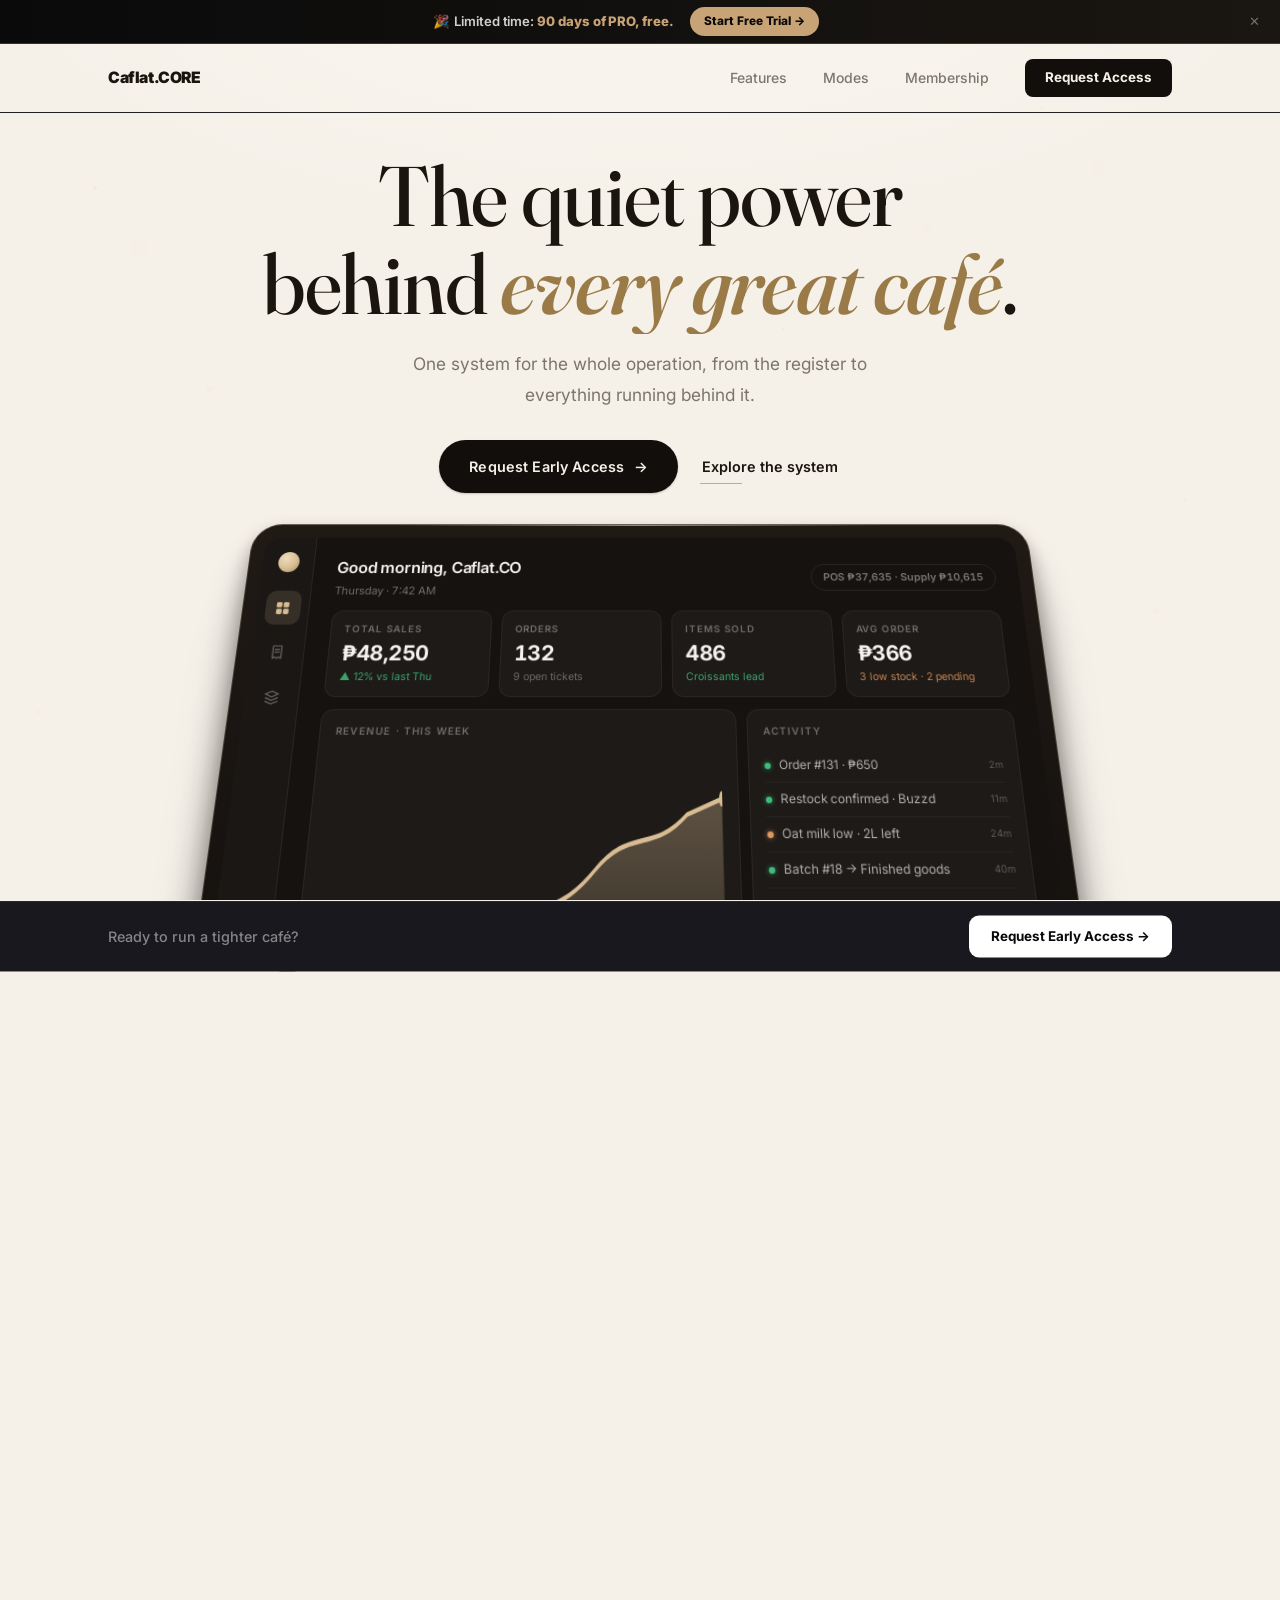
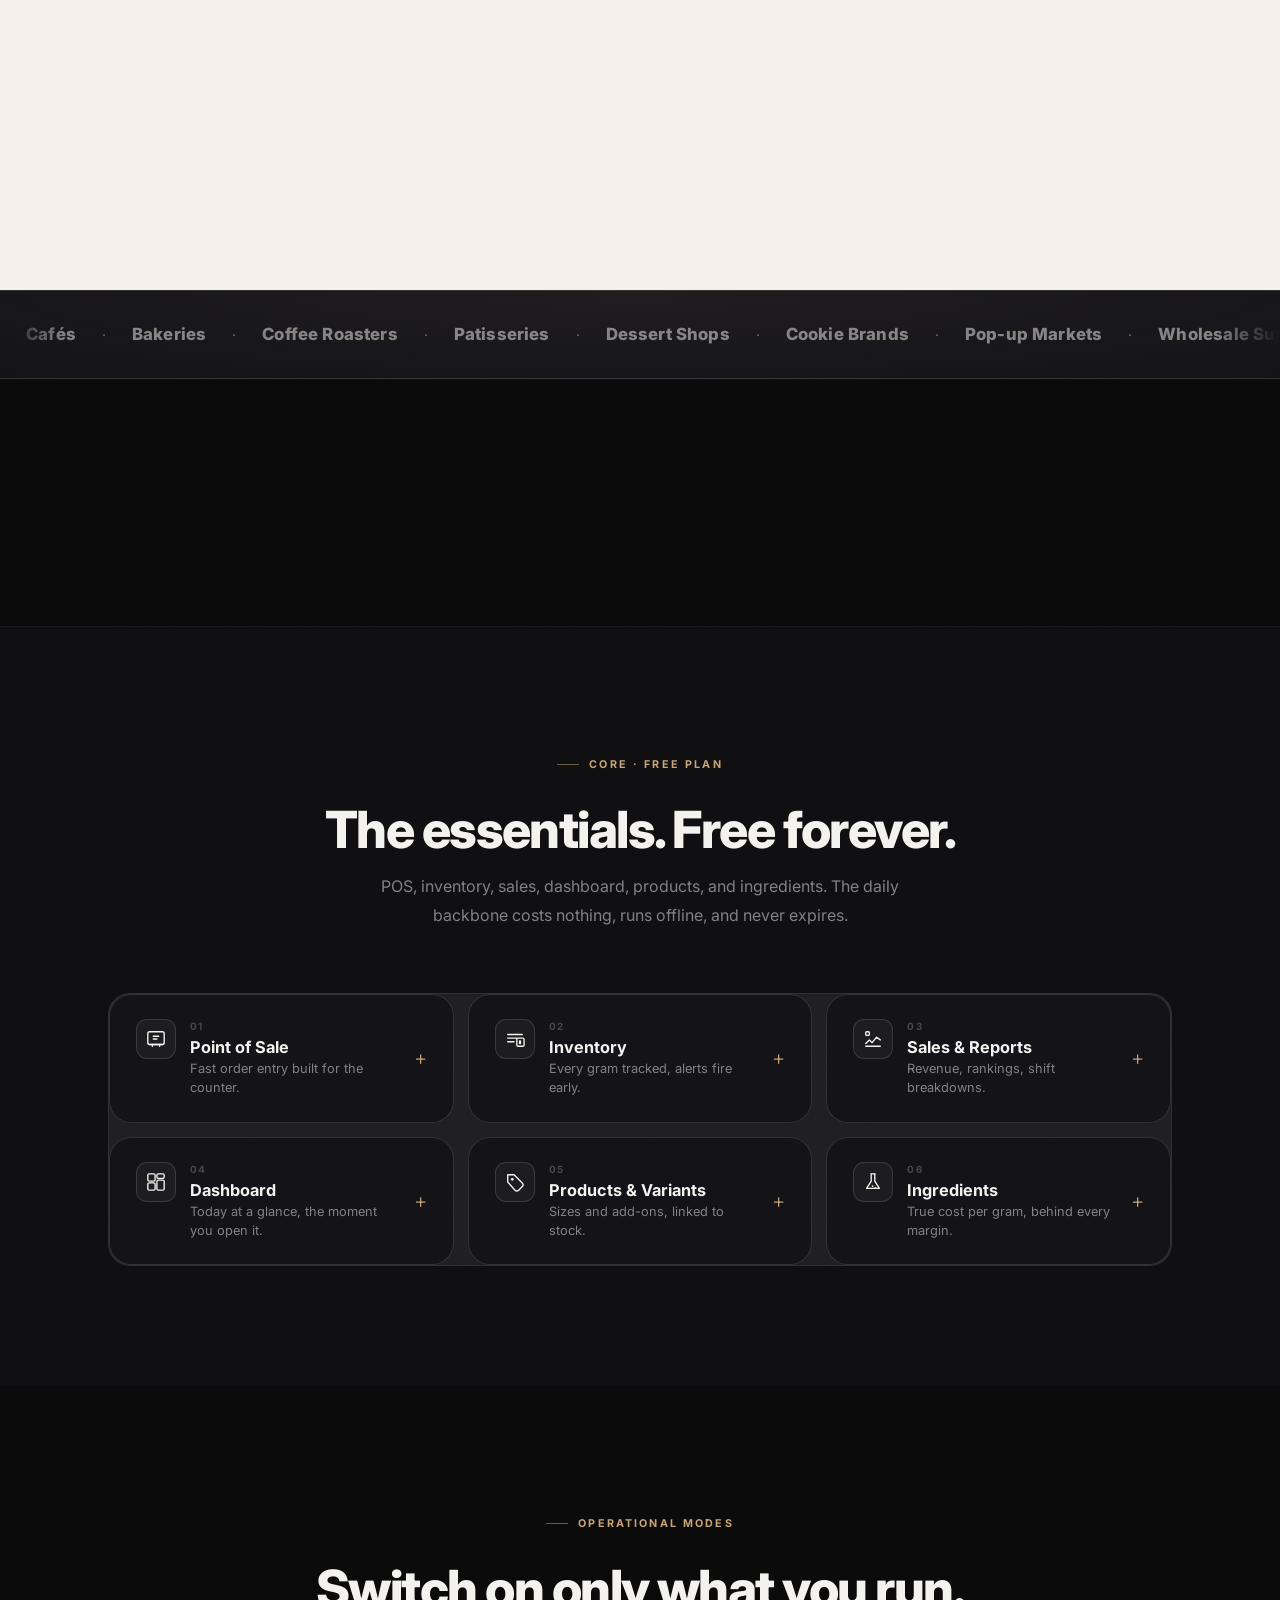
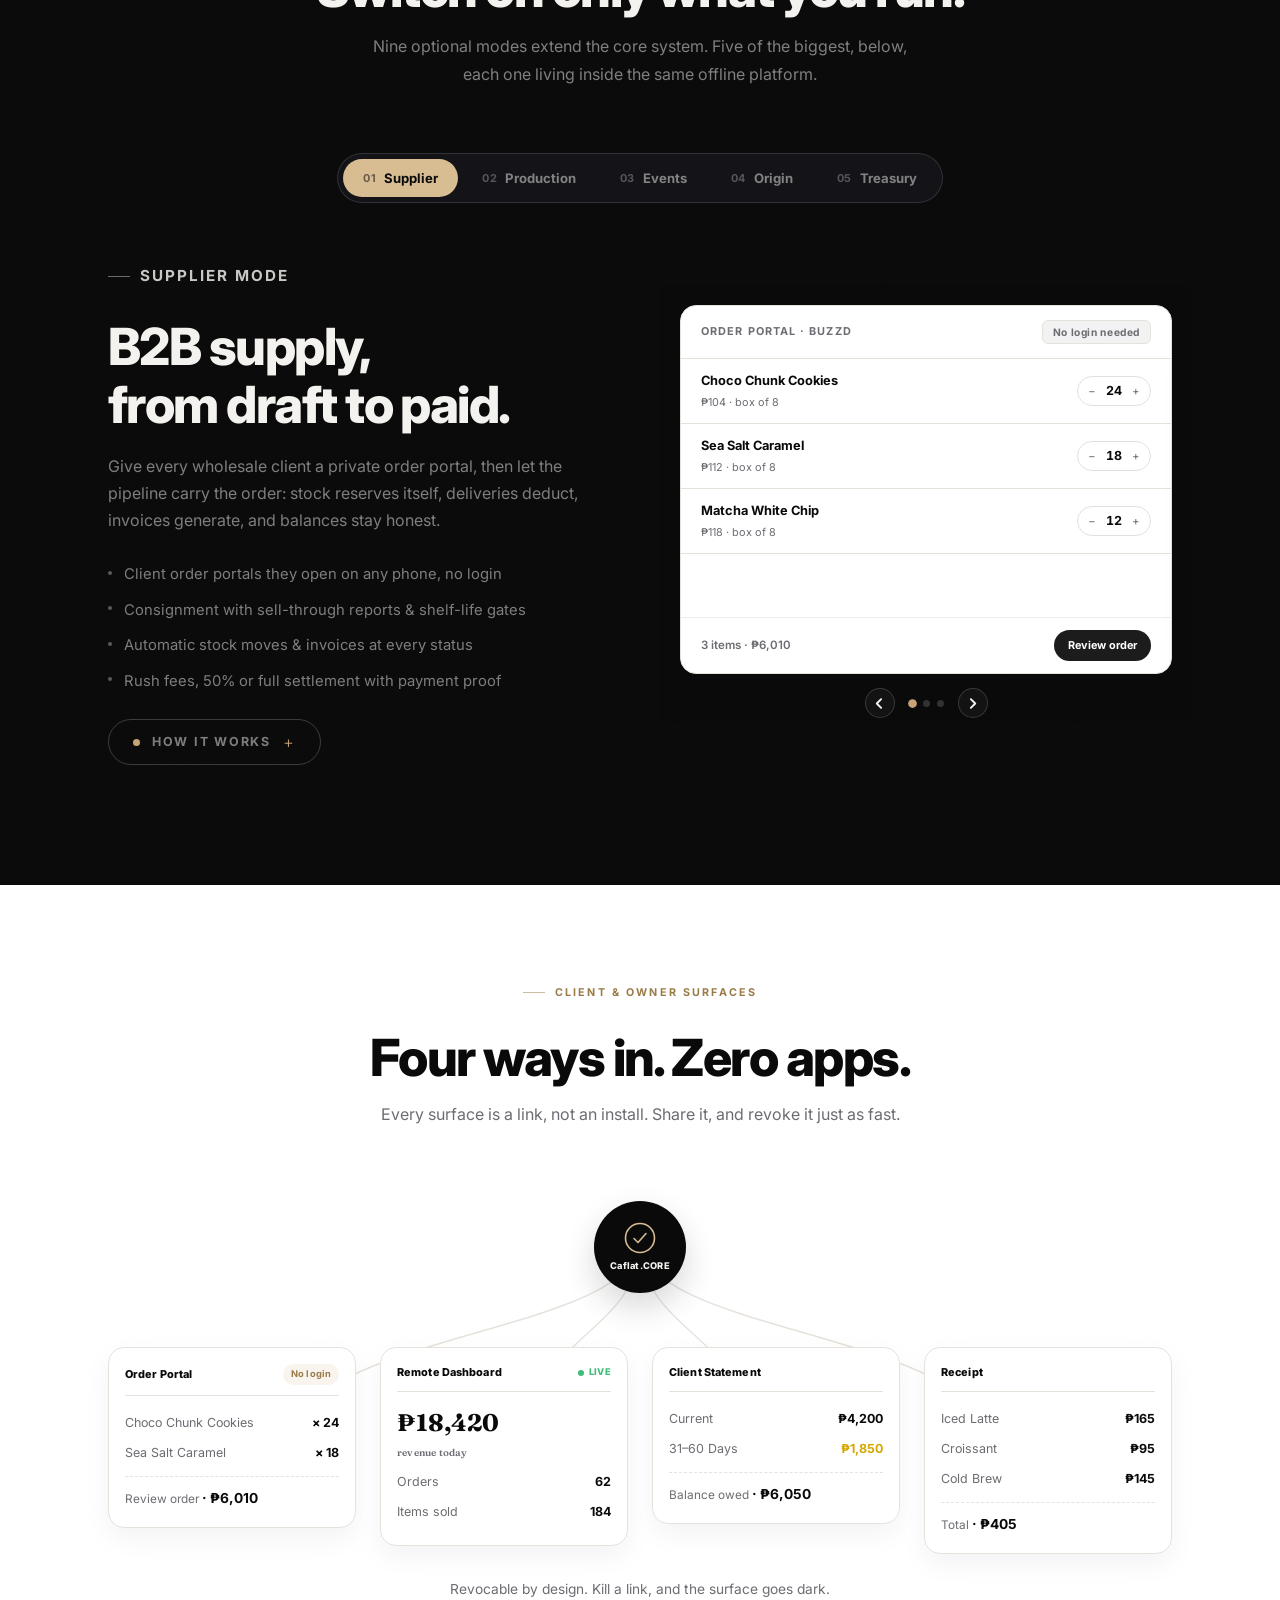
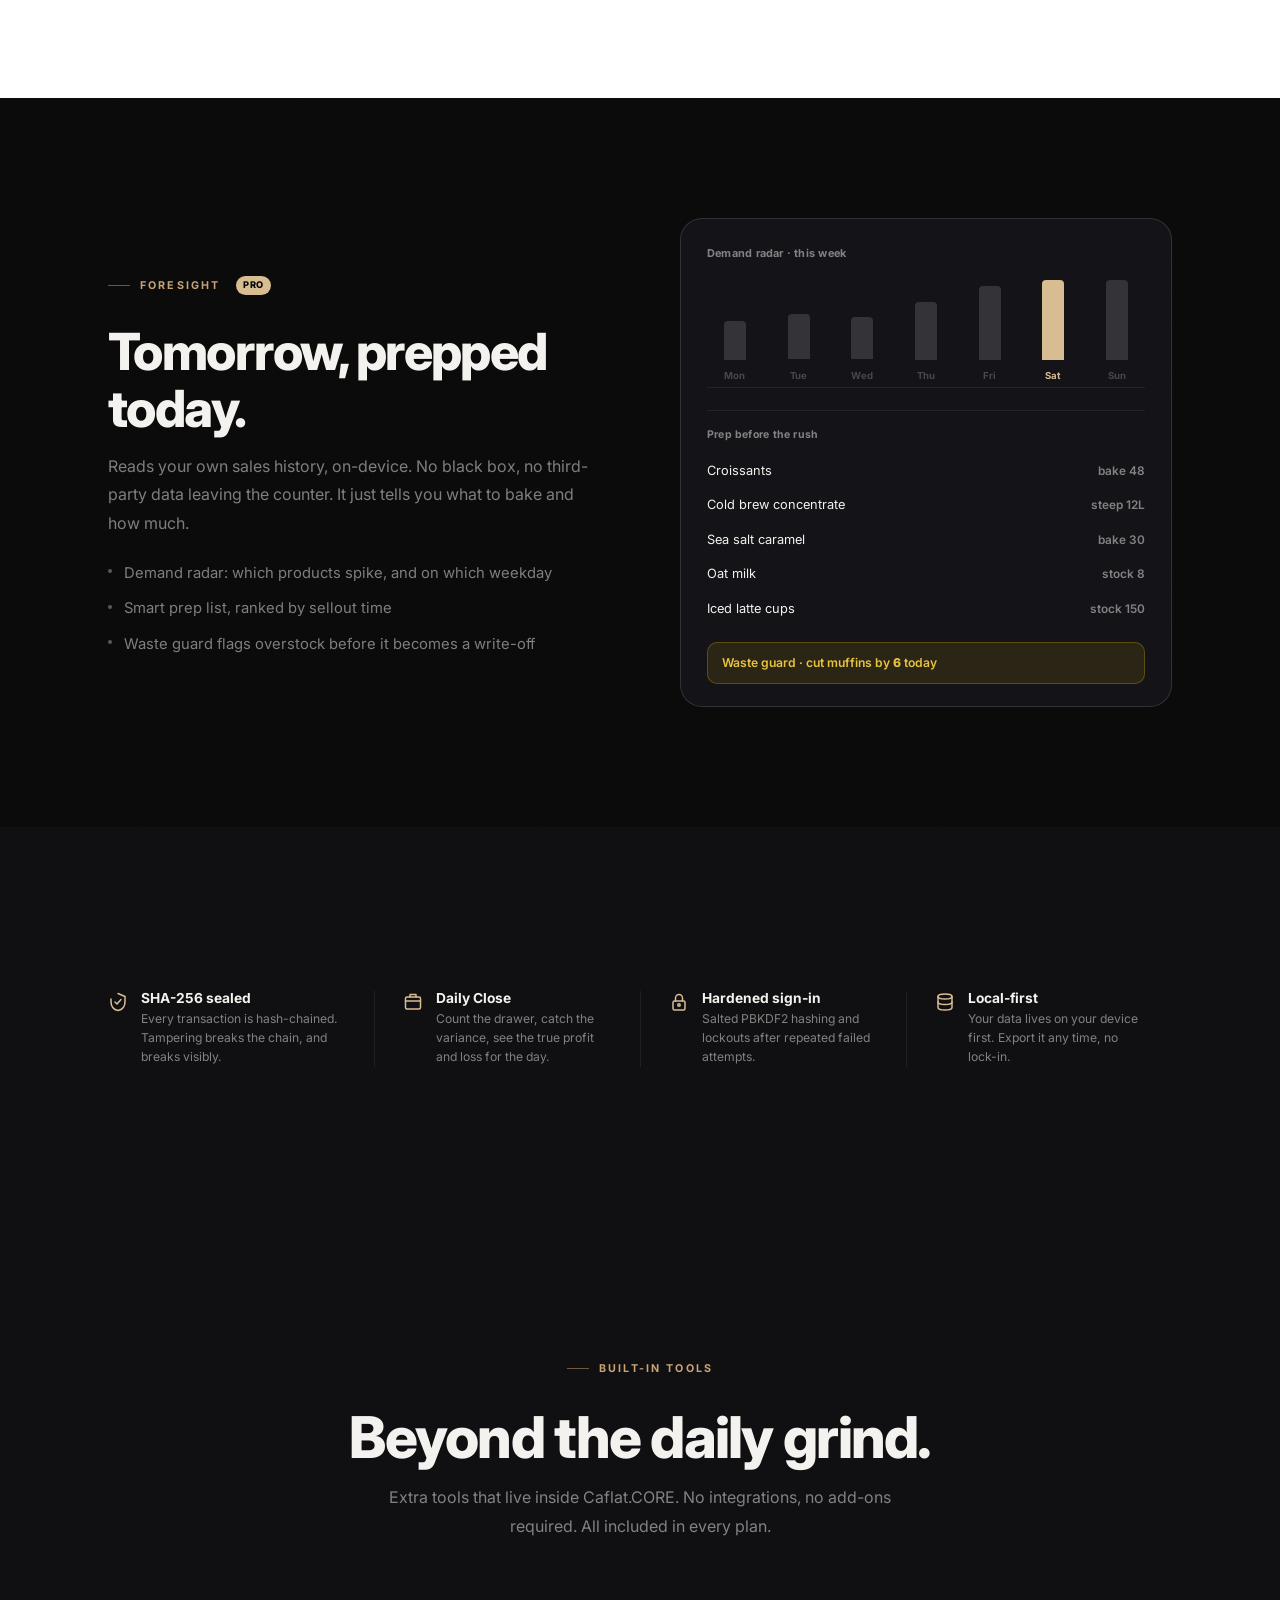
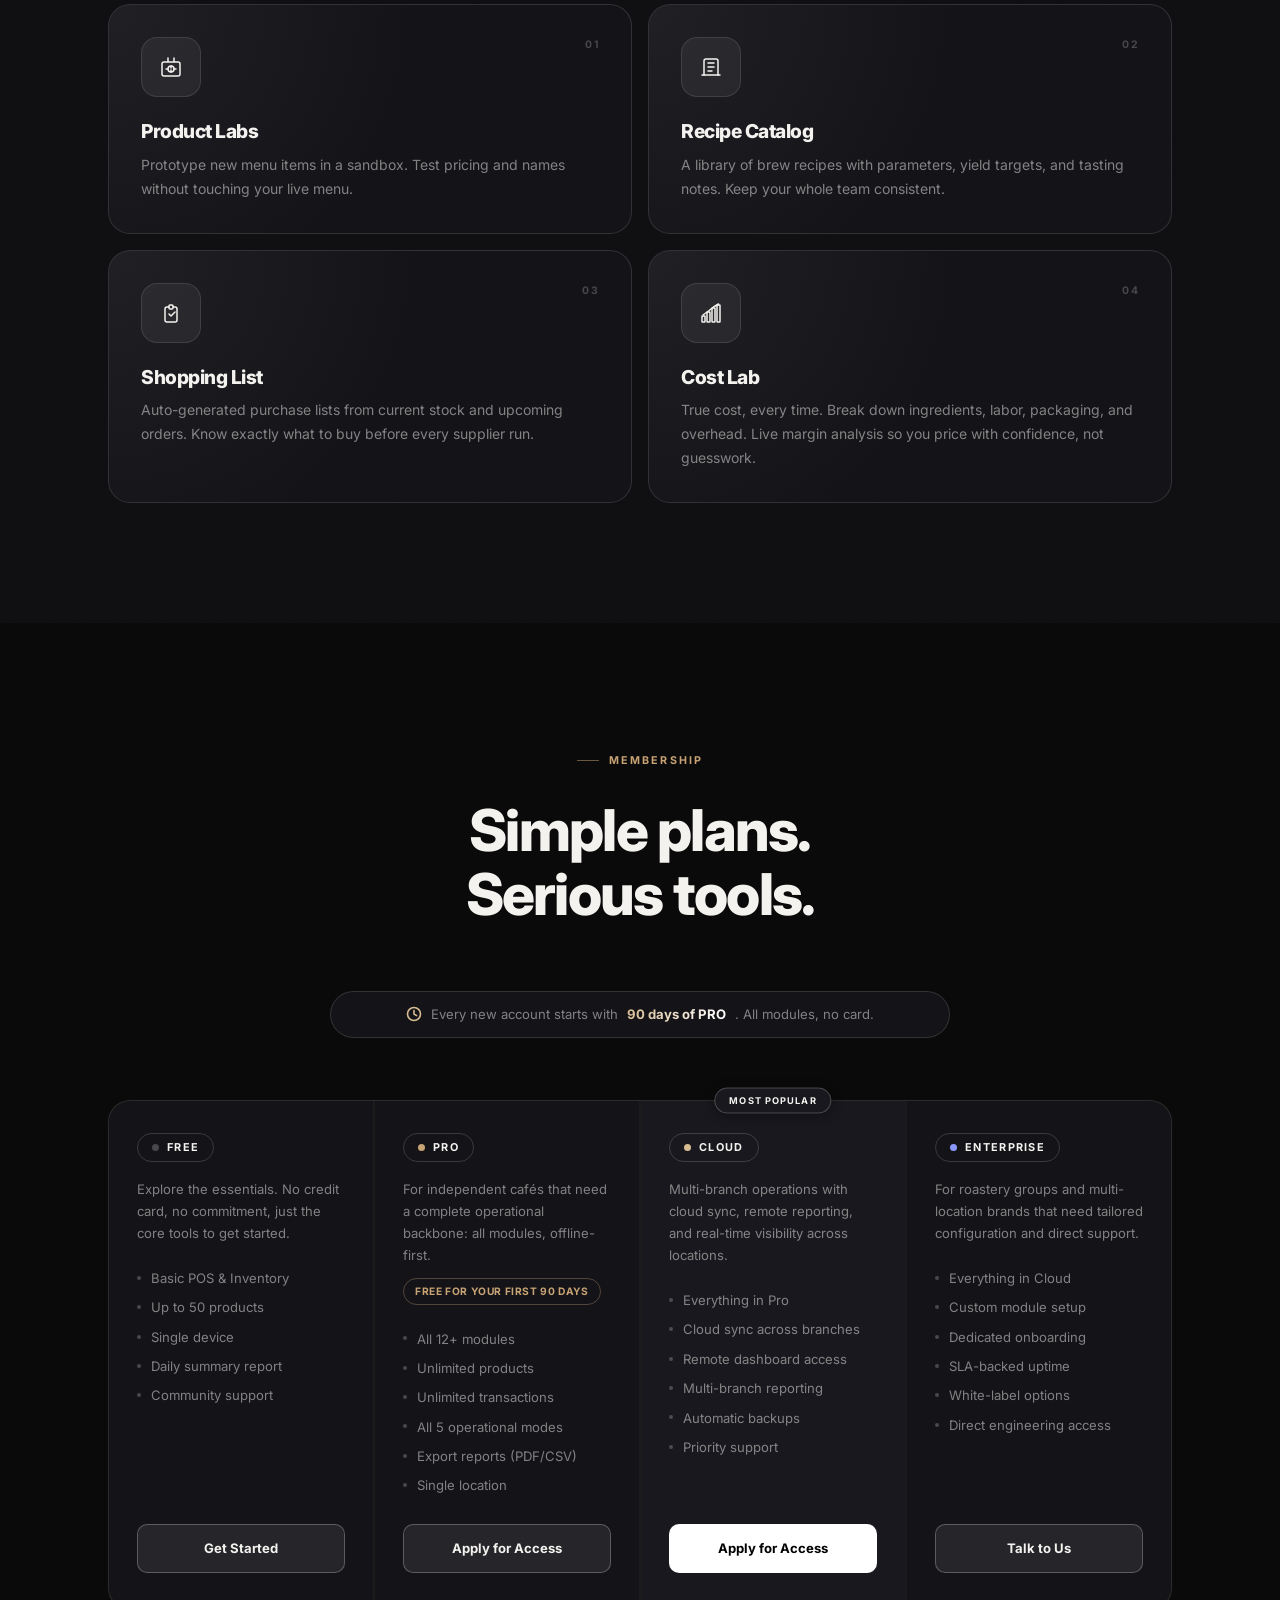
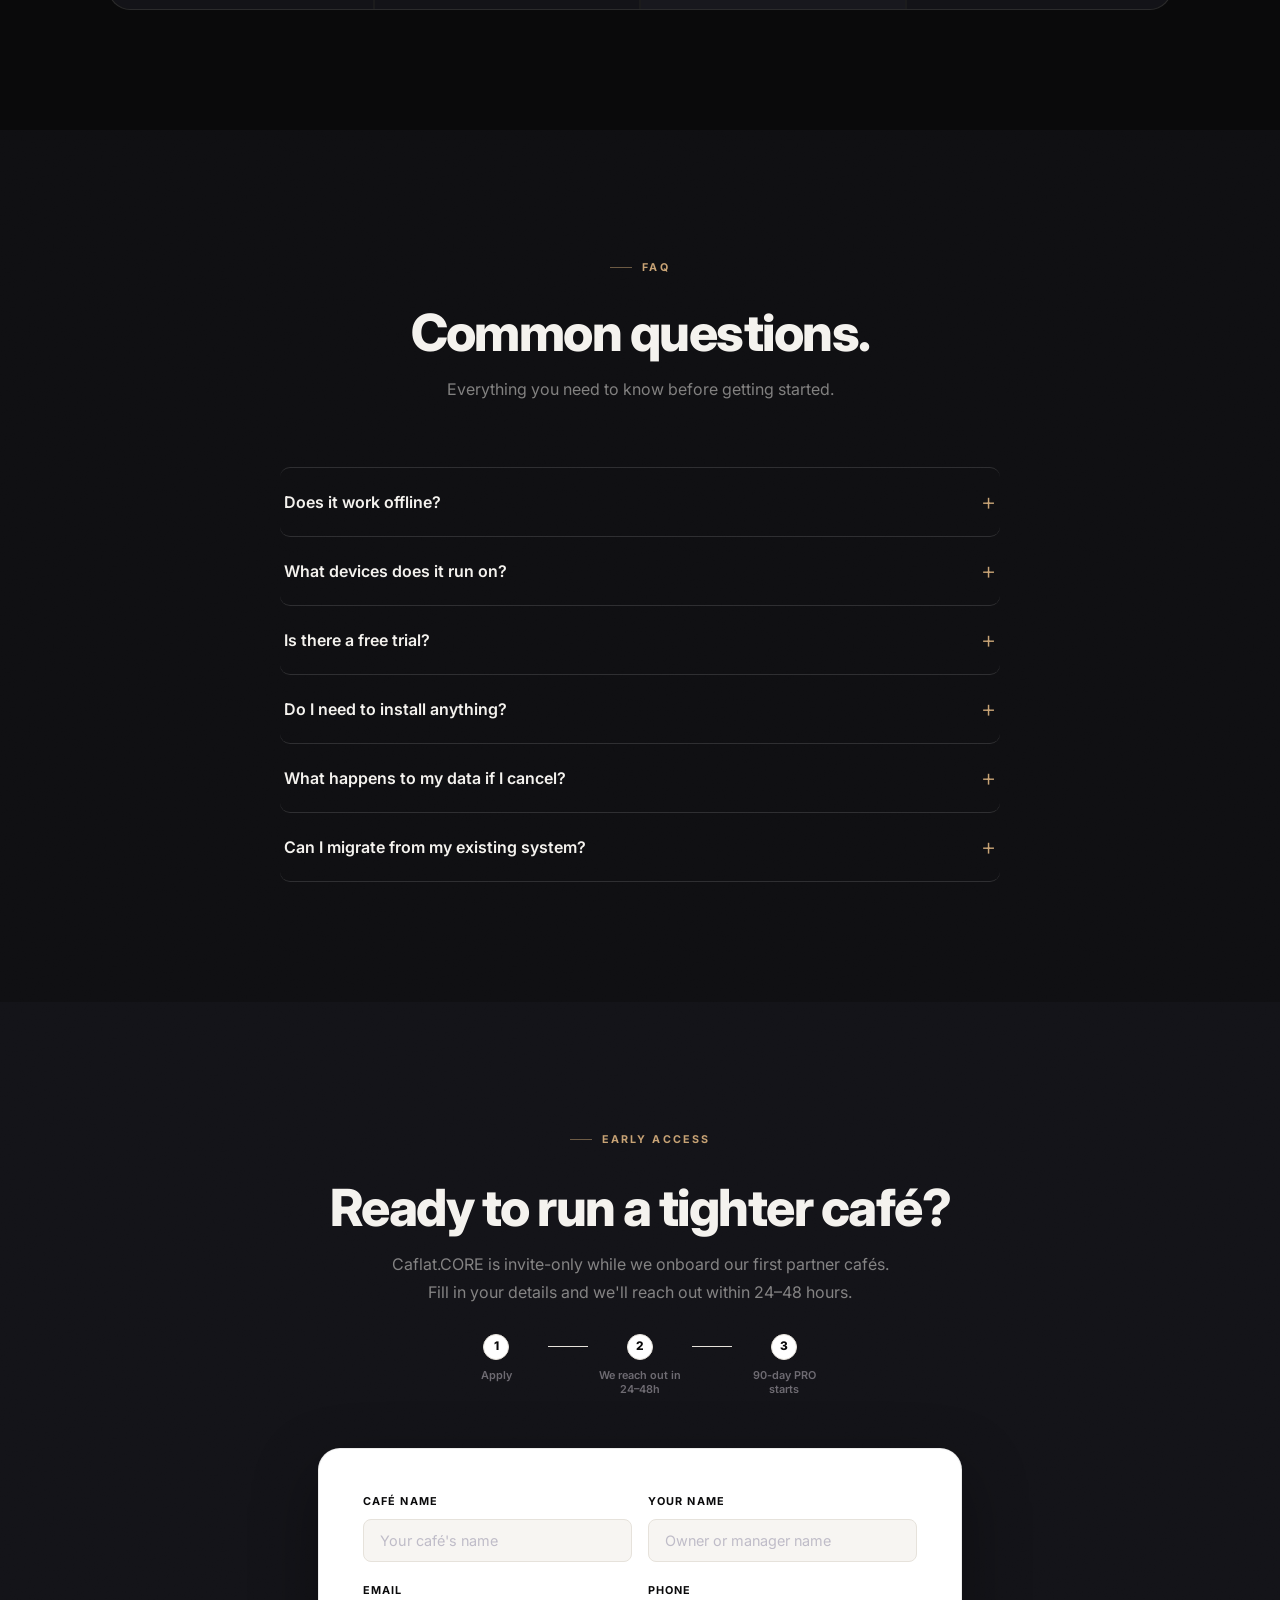
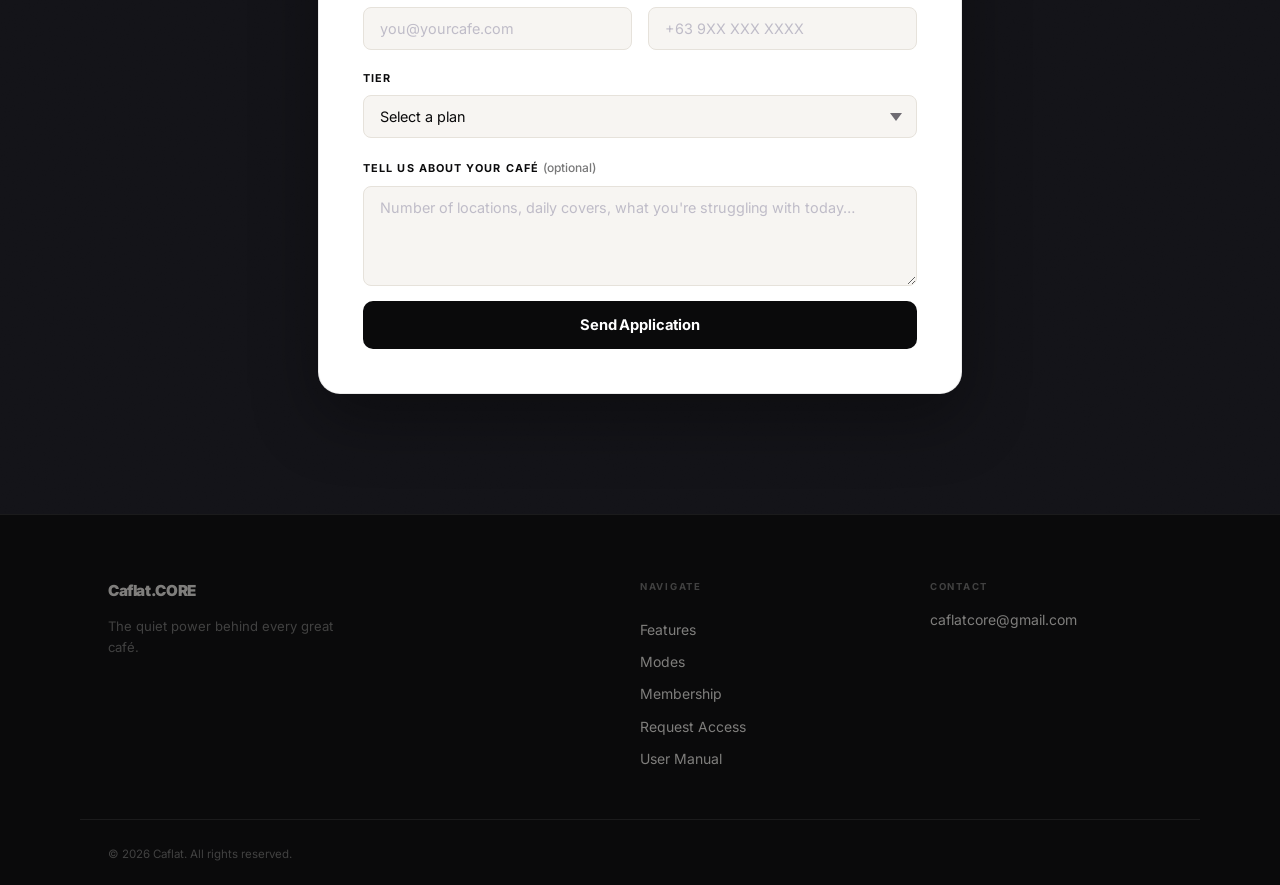
<file: landing/index.html>
<!DOCTYPE html>
<html lang="en">
<head>
  <meta charset="UTF-8">
  <meta name="viewport" content="width=device-width, initial-scale=1.0">
  <title>Caflat.CORE | The Quiet Power Behind Every Great Café</title>
  <link rel="icon" href="./favicon.ico" sizes="32x32" />
  <link rel="icon" href="./favicon.svg" type="image/svg+xml" />
  <link rel="icon" href="./favicon.png" type="image/png" sizes="32x32" />
  <link rel="shortcut icon" href="./favicon.ico" />
  <link rel="apple-touch-icon" href="./favicon.png" />
  <meta name="description" content="The best POS for cafés, bakeries, dessert shops, and food businesses. Inventory, production, B2B supply, traceability, events, and more, all offline-first.">
  <meta property="og:title" content="Caflat.CORE | The Quiet Power Behind Every Great Café">
  <meta property="og:description" content="The best POS for cafés and food businesses: inventory, production, and B2B supply in one calm, offline-first system that never blinks during the morning rush.">
  <meta property="og:type" content="website">
  <meta property="og:url"          content="https://caflatcore.com">
  <meta property="og:image"        content="https://caflatcore.com/asset/og-image.png">
  <meta property="og:image:width"  content="1200">
  <meta property="og:image:height" content="630">
  <link rel="preconnect" href="https://fonts.googleapis.com">
  <link rel="preconnect" href="https://fonts.gstatic.com" crossorigin>
  <link href="https://fonts.googleapis.com/css2?family=Inter:ital,wght@0,400;0,500;0,600;0,700;0,800;0,900;1,700;1,900&family=Fraunces:ital,opsz,wght@0,9..144,380;0,9..144,450;0,9..144,530;1,9..144,420;1,9..144,530&display=swap" rel="stylesheet">
  <link rel="stylesheet" href="./css/style.css?v=20260726b">
  <link rel="canonical" href="https://caflatcore.com/">
  <meta name="twitter:card" content="summary_large_image">
  <meta name="twitter:title" content="Caflat.CORE | The Quiet Power Behind Every Great Café">
  <meta name="twitter:description" content="The best POS for cafés and food businesses: inventory, production, and B2B supply in one calm, offline-first system that never blinks during the morning rush.">
  <meta name="twitter:image" content="https://caflatcore.com/asset/og-image.png">

  <script type="application/ld+json">
  {
    "@context": "https://schema.org",
    "@type": "SoftwareApplication",
    "name": "Caflat.CORE",
    "applicationCategory": "BusinessApplication",
    "applicationSubCategory": "Point of Sale Software",
    "operatingSystem": "Web",
    "url": "https://caflatcore.com",
    "description": "The best POS for cafés, bakeries, dessert shops, and food businesses. Inventory, production, B2B supply, traceability, events, and more, all offline-first.",
    "offers": {
      "@type": "Offer",
      "name": "Free plan",
      "price": "0",
      "priceCurrency": "USD"
    },
    "featureList": [
      "Point of sale",
      "Inventory management",
      "Production and batch tracking",
      "B2B wholesale supply and client order portals",
      "Consignment and shelf-life tracking",
      "Origin traceability",
      "Coffee cart and event management",
      "Treasury and cash tracking",
      "Offline-first operation"
    ],
    "audience": {
      "@type": "Audience",
      "audienceType": "Cafés, bakeries, dessert shops, coffee roasters, and food businesses"
    }
  }
  </script>
  <script type="application/ld+json">
  {
    "@context": "https://schema.org",
    "@type": "Organization",
    "name": "Caflat.CORE",
    "url": "https://caflatcore.com",
    "logo": "https://caflatcore.com/favicon.png"
  }
  </script>
  <script type="application/ld+json">
  {
    "@context": "https://schema.org",
    "@type": "FAQPage",
    "mainEntity": [
      {
        "@type": "Question",
        "name": "Does it work offline?",
        "acceptedAnswer": {
          "@type": "Answer",
          "text": "Yes, 100% offline-first. No internet connection is required to run daily operations. Data stays on your device and syncs when you're back online (Cloud plan)."
        }
      },
      {
        "@type": "Question",
        "name": "What devices does it run on?",
        "acceptedAnswer": {
          "@type": "Answer",
          "text": "Any modern browser on a tablet, laptop, or desktop. Caflat.CORE is optimized for counter use on a dedicated device, but works wherever you have a browser."
        }
      },
      {
        "@type": "Question",
        "name": "Is there a free trial?",
        "acceptedAnswer": {
          "@type": "Answer",
          "text": "Yes, two ways. Every new account gets a 90-day free trial of PRO with all modules unlocked, no credit card required. And when the trial ends there is also a Free plan that stays free forever, with core POS and inventory, so you can keep running real operations either way."
        }
      },
      {
        "@type": "Question",
        "name": "Do I need to install anything?",
        "acceptedAnswer": {
          "@type": "Answer",
          "text": "No installation needed. Open Caflat.CORE in a browser and you're running. Works as a PWA, so you can optionally add it to your home screen for an app-like experience."
        }
      },
      {
        "@type": "Question",
        "name": "What happens to my data if I cancel?",
        "acceptedAnswer": {
          "@type": "Answer",
          "text": "Your data is yours. You can export everything (products, transactions, inventory) anytime before you leave. We don't hold your data hostage."
        }
      },
      {
        "@type": "Question",
        "name": "Can I migrate from my existing system?",
        "acceptedAnswer": {
          "@type": "Answer",
          "text": "Yes. We support CSV import for products and inventory, and our team can help you migrate from most POS systems during onboarding."
        }
      }
    ]
  }
  </script>
</head>
<body>

<!-- ─── Promo Bar ────────────────────────────────────────────── -->
<div class="promo-bar" id="promoBar" role="region" aria-label="Promotional offer">
  <div class="promo-bar-inner">
    <span class="promo-bar-text">
      <span class="promo-bar-emoji" aria-hidden="true">🎉</span>
      Limited time: <strong>90 days of PRO, free.</strong>
    </span>
    <a href="#access" class="promo-bar-cta">Start Free Trial →</a>
  </div>
  <button class="promo-bar-close" id="promoBarClose" type="button" aria-label="Dismiss">✕</button>
</div>

<!-- ─── Nav ──────────────────────────────────────────────────── -->
<nav>
  <div class="container nav-inner">
    <a class="nav-logo" href="#">Caflat.CORE</a>
    <div class="nav-links">
      <a href="#features">Features</a>
      <a href="#modes">Modes</a>
      <a href="#pricing">Membership</a>
      <a href="#access" class="nav-cta">Request Access</a>
    </div>
    <button class="nav-hamburger" id="navHamburger" aria-label="Open menu" aria-expanded="false">
      <svg width="22" height="22" viewBox="0 0 22 22" fill="none" stroke="currentColor" stroke-width="2" stroke-linecap="round">
        <line x1="3" y1="6"  x2="19" y2="6"/>
        <line x1="3" y1="11" x2="19" y2="11"/>
        <line x1="3" y1="16" x2="19" y2="16"/>
      </svg>
    </button>
  </div>
</nav>
<div class="nav-mobile-drawer" id="navMobileDrawer" aria-hidden="true">
  <a href="#features" class="nav-drawer-link">Features</a>
  <a href="#modes"    class="nav-drawer-link">Modes</a>
  <a href="#pricing"  class="nav-drawer-link">Membership</a>
  <a href="#access"   class="nav-drawer-link nav-drawer-cta">Request Early Access</a>
</div>

<!-- ─── Hero, "The Atelier" ──────────────────────────────────────
     Cream editorial opening; as you scroll, the room dims to espresso
     while the device frame tilts up from rotateX(20°) and settles flat
     (vanilla recreation of the ContainerScroll pattern; progress is
     written to --csp by js/main.js, CSS owns every transform). -->
<section class="hero atelier grain" id="atelierHero">
  <div class="atelier-sticky">

    <!-- Espresso veil: crossfades the cream room to the dark world -->
    <div class="atelier-veil" aria-hidden="true"></div>

    <!-- Champagne dust: three bokeh depth layers, pointer + scroll parallax -->
    <div class="atelier-dust" aria-hidden="true">
      <div class="dust-layer dust-far"></div>
      <div class="dust-layer dust-mid"></div>
      <div class="dust-layer dust-near"></div>
    </div>

    <!-- Champagne aura: bloom + hairline rings behind the settled tablet -->
    <div class="atelier-aura" aria-hidden="true">
      <div class="aura-ring aura-ring-2"></div>
      <div class="aura-ring"></div>
      <div class="aura-bloom"></div>
    </div>

    <div class="cscroll-persp">

      <header class="cscroll-header">
        <h1 class="atelier-title">
          <span class="at-line"><span class="at-line-inner">The quiet power</span></span>
          <span class="at-line"><span class="at-line-inner">behind <em class="at-accent">every great café</em>.</span></span>
        </h1>
        <p class="atelier-body">
          One system for the whole operation, from the register
          to everything running behind it.
        </p>
        <div class="atelier-actions">
          <a href="#access" class="at-btn-primary">Request Early Access<span class="at-btn-arrow" aria-hidden="true">→</span></a>
          <a href="#features" class="at-btn-ghost">Explore the system</a>
        </div>
      </header>

      <!-- The device frame: 4:3 iPad, tilts from 20° to flat as --csp goes 0 → 1.
           The rail icons are real tabs; each switches the screen inside the glass. -->
      <div class="cscroll-card">
        <div class="cscroll-screen">
          <div class="mk-rail" role="tablist" aria-label="Preview screens">
            <div class="mk-rail-dot" aria-hidden="true"></div>
            <button class="mk-tab on" type="button" role="tab" aria-selected="true" data-mk="dash" data-caption="The Command view. Every module, one quiet screen." aria-label="Dashboard preview">
              <svg class="mk-glyph" viewBox="0 0 24 24" aria-hidden="true"><rect x="3" y="3" width="8" height="8" rx="2"/><rect x="13" y="3" width="8" height="8" rx="2"/><rect x="3" y="13" width="8" height="8" rx="2"/><rect x="13" y="13" width="8" height="8" rx="2"/></svg>
            </button>
            <button class="mk-tab" type="button" role="tab" aria-selected="false" data-mk="pos" data-caption="Service mode. Charge a full queue without breaking stride." aria-label="POS preview">
              <svg class="mk-glyph" viewBox="0 0 24 24" aria-hidden="true"><path d="M6 3h12v18l-3-2-3 2-3-2-3 2V3z" fill="none" stroke="currentColor" stroke-width="2" stroke-linejoin="round"/><path d="M9 8h6M9 12h6" stroke="currentColor" stroke-width="2" stroke-linecap="round"/></svg>
            </button>
            <button class="mk-tab" type="button" role="tab" aria-selected="false" data-mk="supply" data-caption="The Supply hub. Wholesale orders from draft to paid." aria-label="Supply preview">
              <svg class="mk-glyph" viewBox="0 0 24 24" aria-hidden="true"><path d="M3 7l9-4 9 4-9 4-9-4zM3 12l9 4 9-4M3 17l9 4 9-4" fill="none" stroke="currentColor" stroke-width="2" stroke-linejoin="round"/></svg>
            </button>
          </div>
          <div class="mk-main">

            <!-- Screen 1: Command dashboard -->
            <div class="mk-screen on" data-mk-screen="dash" role="tabpanel">
              <div class="mk-topbar">
                <div>
                  <div class="mk-hello">Good morning, Caflat.CO</div>
                  <div class="mk-date">Thursday · 7:42 AM</div>
                </div>
                <div class="mk-split">POS ₱37,635 · Supply ₱10,615</div>
              </div>
              <div class="mk-kpis">
                <div class="mk-kpi">
                  <div class="mk-kpi-label">Total sales</div>
                  <div class="mk-kpi-val">₱<span class="mk-count" data-count="48250">0</span></div>
                  <div class="mk-kpi-sub up">▲ 12% vs last Thu</div>
                </div>
                <div class="mk-kpi">
                  <div class="mk-kpi-label">Orders</div>
                  <div class="mk-kpi-val"><span class="mk-count" data-count="132">0</span></div>
                  <div class="mk-kpi-sub">9 open tickets</div>
                </div>
                <div class="mk-kpi">
                  <div class="mk-kpi-label">Items sold</div>
                  <div class="mk-kpi-val"><span class="mk-count" data-count="486">0</span></div>
                  <div class="mk-kpi-sub up">Croissants lead</div>
                </div>
                <div class="mk-kpi">
                  <div class="mk-kpi-label">Avg order</div>
                  <div class="mk-kpi-val">₱366</div>
                  <div class="mk-kpi-sub warn-txt">3 low stock · 2 pending</div>
                </div>
              </div>
              <div class="mk-panels">
                <div class="mk-chart-panel">
                  <div class="mk-panel-title">Revenue · this week</div>
                  <svg class="mk-chart" viewBox="0 0 560 170" preserveAspectRatio="none" aria-hidden="true">
                    <defs>
                      <linearGradient id="mkFill" x1="0" y1="0" x2="0" y2="1">
                        <stop offset="0%"  stop-color="rgba(216,189,147,.34)"/>
                        <stop offset="100%" stop-color="rgba(216,189,147,0)"/>
                      </linearGradient>
                    </defs>
                    <path class="mk-area" d="M0,140 C60,132 90,110 140,104 C190,98 210,118 260,96 C310,74 330,84 380,62 C430,40 460,54 510,34 L560,26 L560,170 L0,170 Z" fill="url(#mkFill)"/>
                    <path class="mk-line" d="M0,140 C60,132 90,110 140,104 C190,98 210,118 260,96 C310,74 330,84 380,62 C430,40 460,54 510,34 L560,26" fill="none"/>
                    <circle class="mk-line-tip" cx="560" cy="26" r="4"/>
                  </svg>
                  <div class="mk-chart-days"><span>Mon</span><span>Tue</span><span>Wed</span><span>Thu</span><span>Fri</span><span>Sat</span><span>Sun</span></div>
                </div>
                <div class="mk-side">
                  <div class="mk-panel-title">Activity</div>
                  <div class="mk-act"><span class="mk-dot ok"></span><span class="mk-act-txt">Order #131 · ₱650</span><span class="mk-act-time">2m</span></div>
                  <div class="mk-act"><span class="mk-dot ok"></span><span class="mk-act-txt">Restock confirmed · Buzzd</span><span class="mk-act-time">11m</span></div>
                  <div class="mk-act"><span class="mk-dot warn"></span><span class="mk-act-txt">Oat milk low · 2L left</span><span class="mk-act-time">24m</span></div>
                  <div class="mk-act"><span class="mk-dot ok"></span><span class="mk-act-txt">Batch #18 → Finished goods</span><span class="mk-act-time">40m</span></div>
                  <div class="mk-panel-title mk-tp-title">Top products</div>
                  <div class="mk-tp"><span>Flat White</span><i></i><span>142</span></div>
                  <div class="mk-tp"><span>Croissant</span><i></i><span>118</span></div>
                  <div class="mk-tp"><span>Cold Brew</span><i></i><span>97</span></div>
                </div>
              </div>
            </div>

            <!-- Screen 2: POS / Service -->
            <div class="mk-screen" data-mk-screen="pos" role="tabpanel">
              <div class="mk-topbar">
                <div>
                  <div class="mk-hello">Service · Counter 1</div>
                  <div class="mk-date">Order #133 · Dine-in</div>
                </div>
                <div class="mk-split">Shift: Ana · 7:00 AM</div>
              </div>
              <div class="mk-pos">
                <div class="mk-pos-grid">
                  <div class="mk-tile"><span class="mk-tile-name">Flat White</span><span class="mk-tile-price">₱155</span></div>
                  <div class="mk-tile"><span class="mk-tile-name">Americano</span><span class="mk-tile-price">₱120</span></div>
                  <div class="mk-tile"><span class="mk-tile-name">Cold Brew</span><span class="mk-tile-price">₱175</span></div>
                  <div class="mk-tile"><span class="mk-tile-name">Croissant</span><span class="mk-tile-price">₱95</span></div>
                  <div class="mk-tile"><span class="mk-tile-name">Matcha Latte</span><span class="mk-tile-price">₱165</span></div>
                  <div class="mk-tile"><span class="mk-tile-name">Espresso</span><span class="mk-tile-price">₱100</span></div>
                </div>
                <div class="mk-cart">
                  <div class="mk-panel-title">Current order</div>
                  <div class="mk-cart-line"><span>Flat White ×2</span><span>₱310</span></div>
                  <div class="mk-cart-line"><span>Croissant</span><span>₱95</span></div>
                  <div class="mk-cart-line"><span>Cold Brew</span><span>₱175</span></div>
                  <div class="mk-cart-total"><span>Total</span><span>₱580</span></div>
                  <div class="mk-cart-pay">Cash · GCash · Card</div>
                  <div class="mk-cart-btn">Charge ₱580</div>
                </div>
              </div>
            </div>

            <!-- Screen 3: Supply hub -->
            <div class="mk-screen" data-mk-screen="supply" role="tabpanel">
              <div class="mk-topbar">
                <div>
                  <div class="mk-hello">Supply · B2B orders</div>
                  <div class="mk-date">4 clients · 2 open portals</div>
                </div>
                <div class="mk-split">Receivable ₱8,794</div>
              </div>
              <div class="mk-pipe">
                <span class="mk-pipe-step done">Draft</span>
                <span class="mk-pipe-step done">Ordered</span>
                <span class="mk-pipe-step now">Delivered</span>
                <span class="mk-pipe-step">Invoiced</span>
                <span class="mk-pipe-step">Paid</span>
              </div>
              <div class="mk-orders">
                <div class="mk-order">
                  <div class="mk-order-main"><span class="mk-order-client">Buzzd</span><span class="mk-order-id">SO-0142 · Jul 15</span></div>
                  <span class="mk-shelf">Reportable in 2d 4h</span>
                  <span class="mk-order-amt">₱6,010</span>
                  <span class="mk-badge delivered">Delivered</span>
                </div>
                <div class="mk-order">
                  <div class="mk-order-main"><span class="mk-order-client">Engkape</span><span class="mk-order-id">SO-0141 · Jul 12</span></div>
                  <span class="mk-shelf dim">Stock reserved</span>
                  <span class="mk-order-amt">₱720</span>
                  <span class="mk-badge ordered">Ordered</span>
                </div>
                <div class="mk-order">
                  <div class="mk-order-main"><span class="mk-order-client">Café Rio</span><span class="mk-order-id">SO-0139 · Jul 10</span></div>
                  <span class="mk-shelf dim">Invoice INV-0088</span>
                  <span class="mk-order-amt">₱2,064</span>
                  <span class="mk-badge paid">Paid</span>
                </div>
                <div class="mk-order">
                  <div class="mk-order-main"><span class="mk-order-client">Morning Story</span><span class="mk-order-id">SO-0138 · Jul 9</span></div>
                  <span class="mk-shelf dim">50% settled · proof on file</span>
                  <span class="mk-order-amt">₱1,480</span>
                  <span class="mk-badge invoiced">Invoiced</span>
                </div>
              </div>
            </div>

          </div>
        </div>
      </div>

      <div class="cscroll-caption" id="cscrollCaption" aria-live="polite">The Command view. Every module, one quiet screen.</div>
    </div>
  </div>
</section>

<!-- ─── Marquee ticker ─────────────────────────────────────────── -->
<div class="marquee-strip">
  <div class="marquee-viewport">
  <div class="marquee-track">
    <span class="marquee-item">Cafés</span><span class="marquee-dot">·</span>
    <span class="marquee-item">Bakeries</span><span class="marquee-dot">·</span>
    <span class="marquee-item">Coffee Roasters</span><span class="marquee-dot">·</span>
    <span class="marquee-item">Patisseries</span><span class="marquee-dot">·</span>
    <span class="marquee-item">Dessert Shops</span><span class="marquee-dot">·</span>
    <span class="marquee-item">Cookie Brands</span><span class="marquee-dot">·</span>
    <span class="marquee-item">Pop-up Markets</span><span class="marquee-dot">·</span>
    <span class="marquee-item">Wholesale Supply</span><span class="marquee-dot">·</span>
    <span class="marquee-item">Food Businesses</span><span class="marquee-dot">·</span>
    <!-- duplicate for seamless loop -->
    <span class="marquee-item">Cafés</span><span class="marquee-dot">·</span>
    <span class="marquee-item">Bakeries</span><span class="marquee-dot">·</span>
    <span class="marquee-item">Coffee Roasters</span><span class="marquee-dot">·</span>
    <span class="marquee-item">Patisseries</span><span class="marquee-dot">·</span>
    <span class="marquee-item">Dessert Shops</span><span class="marquee-dot">·</span>
    <span class="marquee-item">Cookie Brands</span><span class="marquee-dot">·</span>
    <span class="marquee-item">Pop-up Markets</span><span class="marquee-dot">·</span>
    <span class="marquee-item">Wholesale Supply</span><span class="marquee-dot">·</span>
    <span class="marquee-item">Food Businesses</span><span class="marquee-dot">·</span>
  </div>
  </div>
</div>

<!-- ─── Proof band: the system at a glance ─────────────────────── -->
<section class="section-dark grain" id="proof">
  <div class="container">
    <div class="proof-row reveal">
      <div class="proof-item">
        <span class="proof-num" data-target="9">0</span>
        <span class="proof-label">optional modes, switch on only what you run</span>
      </div>
      <div class="proof-item">
        <span class="proof-num" data-target="38">0</span>
        <span class="proof-label">modules working as one offline system</span>
      </div>
      <div class="proof-item">
        <span class="proof-num" data-target="9">0</span>
        <span class="proof-label">currencies, from PHP to JPY</span>
      </div>
      <div class="proof-item">
        <span class="proof-num" data-target="90">0</span>
        <span class="proof-label">days of PRO on every new account, free</span>
      </div>
      <div class="proof-item">
        <span class="proof-num" data-target="100" data-suffix="%">0</span>
        <span class="proof-label">offline-first, the counter never waits for wifi</span>
      </div>
    </div>
  </div>
</section>

<!-- ─── Core Features ─────────────────────────────────────────── -->
<section class="section-dark2 grain" id="features">
  <div class="container">
    <div class="section-label">
      <span class="eyebrow">Core · Free Plan</span>
      <h2 class="section-heading">The essentials. Free forever.</h2>
      <p class="section-subhead">POS, inventory, sales, dashboard, products, and ingredients. The daily backbone costs nothing, runs offline, and never expires.</p>
    </div>

    <div class="features-grid stagger">

      <details class="feat-card">
        <summary class="feat-summary">
          <div class="feat-icon">
            <svg width="20" height="20" viewBox="0 0 22 22" fill="none" stroke="currentColor" stroke-width="1.5" stroke-linecap="round" stroke-linejoin="round">
              <rect x="2" y="3" width="18" height="14" rx="2"/>
              <path d="M7 17v2M15 17v2M4 17h14"/>
              <path d="M8 8h6M8 11h4"/>
            </svg>
          </div>
          <span class="feat-num">01</span>
          <h3>Point of Sale</h3>
          <p class="feat-teaser">Fast order entry built for the counter.</p>
          <span class="feat-chevron" aria-hidden="true">+</span>
        </summary>
        <div class="feat-detail">
          <p>Queues, discounts, split payments, and QR pay, fully offline.</p>
          <div class="pos-receipt" aria-hidden="true">
            <div class="pos-line"><span>Flat White ×2</span><i>₱260</i></div>
            <div class="pos-line"><span>Butter Croissant</span><i>₱95</i></div>
            <div class="pos-line"><span>Iced Latte</span><i>₱140</i></div>
            <div class="pos-line"><span>Banana Bread</span><i>₱85</i></div>
            <div class="pos-line pos-total"><span>Total</span><i>₱580</i></div>
            <span class="pos-charge">Charge ₱580</span>
          </div>
        </div>
      </details>

      <details class="feat-card">
        <summary class="feat-summary">
          <div class="feat-icon">
            <svg width="20" height="20" viewBox="0 0 22 22" fill="none" stroke="currentColor" stroke-width="1.5" stroke-linecap="round" stroke-linejoin="round">
              <path d="M3 6h16M3 10h10M3 14h7"/>
              <rect x="13" y="10" width="8" height="9" rx="1.5"/>
              <path d="M16 13v3M17 13v3"/>
            </svg>
          </div>
          <span class="feat-num">02</span>
          <h3>Inventory</h3>
          <p class="feat-teaser">Every gram tracked, alerts fire early.</p>
          <span class="feat-chevron" aria-hidden="true">+</span>
        </summary>
        <div class="feat-detail">
          <p>Depletion alerts fire before you run out, not after.</p>
          <div class="inv-stock" aria-hidden="true">
            <div class="inv-row">
              <div class="inv-meta"><b>Oat milk</b><span>64% on hand</span></div>
              <div class="inv-bar"><i style="--fill:64%"></i></div>
            </div>
            <div class="inv-row">
              <div class="inv-meta"><b>Arabica beans</b><span>reorder at 30%</span></div>
              <div class="inv-bar low"><i style="--fill:82%; --fill-end:24%"></i></div>
            </div>
            <span class="inv-chip">Low stock &middot; reorder beans</span>
          </div>
        </div>
      </details>

      <details class="feat-card">
        <summary class="feat-summary">
          <div class="feat-icon">
            <svg width="20" height="20" viewBox="0 0 22 22" fill="none" stroke="currentColor" stroke-width="1.5" stroke-linecap="round" stroke-linejoin="round">
              <path d="M3 16l4-4 3 3 5-6 4 3"/>
              <path d="M3 19h16"/>
              <rect x="3" y="3" width="4" height="4" rx="1"/>
            </svg>
          </div>
          <span class="feat-num">03</span>
          <h3>Sales &amp; Reports</h3>
          <p class="feat-teaser">Revenue, rankings, shift breakdowns.</p>
          <span class="feat-chevron" aria-hidden="true">+</span>
        </summary>
        <div class="feat-detail">
          <p>Exportable any day, PDF or CSV.</p>
          <div class="sales-mini" aria-hidden="true">
            <div class="sales-mini-bars">
              <i style="--h:42%"></i><i style="--h:58%"></i><i style="--h:36%"></i><i style="--h:70%"></i><i style="--h:90%"></i><i style="--h:64%"></i><i style="--h:80%"></i>
            </div>
            <div class="sales-mini-stat"><span>Top seller</span><b>Flat White &middot; 214 sold</b></div>
          </div>
        </div>
      </details>

      <details class="feat-card">
        <summary class="feat-summary">
          <div class="feat-icon">
            <svg width="20" height="20" viewBox="0 0 22 22" fill="none" stroke="currentColor" stroke-width="1.5" stroke-linecap="round" stroke-linejoin="round">
              <rect x="2" y="2" width="8" height="8" rx="1.5"/>
              <rect x="12" y="2" width="8" height="5" rx="1.5"/>
              <rect x="12" y="9" width="8" height="11" rx="1.5"/>
              <rect x="2" y="12" width="8" height="8" rx="1.5"/>
            </svg>
          </div>
          <span class="feat-num">04</span>
          <h3>Dashboard</h3>
          <p class="feat-teaser">Today at a glance, the moment you open it.</p>
          <span class="feat-chevron" aria-hidden="true">+</span>
        </summary>
        <div class="feat-detail">
          <p>Revenue, open orders, low stock, recent activity, all on one screen.</p>
          <div class="dash-mini" aria-hidden="true">
            <div class="dash-mini-kpi"><span>Revenue today</span><b>&#8369;18,420</b></div>
            <div class="dash-mini-kpi"><span>Open orders</span><b>6</b></div>
            <div class="dash-mini-kpi"><span>Low stock</span><b>2 items</b></div>
            <div class="dash-mini-kpi"><span>Last sale</span><b>2 min ago</b></div>
          </div>
        </div>
      </details>

      <details class="feat-card">
        <summary class="feat-summary">
          <div class="feat-icon">
            <svg width="20" height="20" viewBox="0 0 22 22" fill="none" stroke="currentColor" stroke-width="1.5" stroke-linecap="round" stroke-linejoin="round">
              <path d="M3 3h7l9 9a2.83 2.83 0 0 1 0 4L15 20a2.83 2.83 0 0 1-4 0L3 11V3z"/>
              <circle cx="8" cy="8" r="1.5" fill="currentColor" stroke="none"/>
            </svg>
          </div>
          <span class="feat-num">05</span>
          <h3>Products &amp; Variants</h3>
          <p class="feat-teaser">Sizes and add-ons, linked to stock.</p>
          <span class="feat-chevron" aria-hidden="true">+</span>
        </summary>
        <div class="feat-detail">
          <p>Modifiers link to ingredients for automatic depletion.</p>
          <div class="prod-mini" aria-hidden="true">
            <div class="prod-mini-row"><span>Iced Latte</span><div class="prod-mini-chips"><i>S</i><i>M</i><i>L</i></div></div>
            <div class="prod-mini-row"><span>Croissant</span><div class="prod-mini-chips"><i>Plain</i><i>+Butter</i></div></div>
          </div>
        </div>
      </details>

      <details class="feat-card">
        <summary class="feat-summary">
          <div class="feat-icon">
            <svg width="20" height="20" viewBox="0 0 22 22" fill="none" stroke="currentColor" stroke-width="1.5" stroke-linecap="round" stroke-linejoin="round">
              <path d="M9 2v8l-5 8h14L13 10V2"/>
              <path d="M9 2h4"/>
              <circle cx="10.5" cy="15.5" r="1" fill="currentColor" stroke="none"/>
              <circle cx="13.5" cy="17.5" r="1" fill="currentColor" stroke="none"/>
            </svg>
          </div>
          <span class="feat-num">06</span>
          <h3>Ingredients</h3>
          <p class="feat-teaser">True cost per gram, behind every margin.</p>
          <span class="feat-chevron" aria-hidden="true">+</span>
        </summary>
        <div class="feat-detail">
          <p>Unit conversions and reorder thresholds, kept in sync.</p>
          <div class="ingr-mini" aria-hidden="true">
            <div class="ingr-mini-row"><span>Arabica beans</span><b>&#8369;1.20/g</b></div>
            <div class="ingr-mini-row"><span>Oat milk</span><b>&#8369;0.08/ml</b></div>
            <div class="ingr-mini-row"><span>Vanilla syrup</span><b>&#8369;0.35/ml</b></div>
          </div>
        </div>
      </details>

    </div>
  </div>
</section>
<!-- ─── Operational Mode Explorer ───────────────────────────────── -->
<section class="section-dark grain" id="modes">
  <div class="container">
    <div class="section-label">
      <span class="eyebrow">Operational Modes</span>
      <h2 class="section-heading">Switch on only what you run.</h2>
      <p class="section-subhead">Nine optional modes extend the core system. Five of the biggest, below, each one living inside the same offline platform.</p>
    </div>

    <div class="mode-rail-wrap">
      <div class="mode-rail" role="tablist" aria-label="Operational modes">
        <button type="button" class="mode-tab" role="tab" id="mode-tab-01" aria-controls="mode-01" aria-selected="true" tabindex="0" data-mode-index="0"><span class="mode-tab-num">01</span> Supplier</button>
        <button type="button" class="mode-tab" role="tab" id="mode-tab-02" aria-controls="mode-02" aria-selected="false" tabindex="-1" data-mode-index="1"><span class="mode-tab-num">02</span> Production</button>
        <button type="button" class="mode-tab" role="tab" id="mode-tab-03" aria-controls="mode-03" aria-selected="false" tabindex="-1" data-mode-index="2"><span class="mode-tab-num">03</span> Events</button>
        <button type="button" class="mode-tab" role="tab" id="mode-tab-04" aria-controls="mode-04" aria-selected="false" tabindex="-1" data-mode-index="3"><span class="mode-tab-num">04</span> Origin</button>
        <button type="button" class="mode-tab" role="tab" id="mode-tab-05" aria-controls="mode-05" aria-selected="false" tabindex="-1" data-mode-index="4"><span class="mode-tab-num">05</span> Treasury</button>
        <span class="mode-rail-underline" aria-hidden="true"></span>
      </div>
    </div>

    <div class="mode-stage reveal">
      <div class="mode-panel" id="mode-01" role="tabpanel" aria-labelledby="mode-tab-01" tabindex="0">
    <div class="showcase-text">
      <span class="mode-badge">Supplier Mode</span>
      <h2>B2B supply,<br>from draft to&nbsp;paid.</h2>
      <p>Give every wholesale client a private order portal, then let the pipeline carry the order: stock reserves itself, deliveries deduct, invoices generate, and balances stay honest.</p>
      <ul class="showcase-list">
        <li>Client order portals they open on any phone, no login</li>
        <li>Consignment with sell-through reports & shelf-life gates</li>
        <li>Automatic stock moves & invoices at every status</li>
        <li>Rush fees, 50% or full settlement with payment proof</li>
      </ul>
      <details class="mode-how">
        <summary class="mode-how-toggle"><span class="mode-how-dot" aria-hidden="true"></span>How it works</summary>
        <div class="mode-how-body">
        <ol class="mode-how-steps">
          <li><span class="how-num">01</span><div><strong>Publish a portal link</strong><p>Each client gets their own order page with your prices and terms.</p></div></li>
          <li><span class="how-num">02</span><div><strong>Orders land as drafts</strong><p>Approve, and the pipeline takes over: stock reserves at Ordered, deducts at Delivered.</p></div></li>
          <li><span class="how-num">03</span><div><strong>Settle and report</strong><p>Invoices generate themselves. Consignment clients report sales once shelf life clears.</p></div></li>
        </ol>
        </div>
      </details>
    </div>
    <div class="showcase-visual">
      <div class="mode-slider" data-slider>
        <div class="mode-slider-track">

          <div class="mode-slide">
            <div class="mock-panel mock-light">
              <div class="mock-bar">
                <span class="mock-title">Order Portal · Buzzd</span>
                <span class="mock-tag">No login needed</span>
              </div>
              <div class="mock-portal-item">
                <div class="mock-portal-info">
                  <div class="mock-portal-name">Choco Chunk Cookies</div>
                  <div class="mock-portal-price">₱104 · box of 8</div>
                </div>
                <div class="mock-qty"><span>−</span><b>24</b><span>+</span></div>
              </div>
              <div class="mock-portal-item">
                <div class="mock-portal-info">
                  <div class="mock-portal-name">Sea Salt Caramel</div>
                  <div class="mock-portal-price">₱112 · box of 8</div>
                </div>
                <div class="mock-qty"><span>−</span><b>18</b><span>+</span></div>
              </div>
              <div class="mock-portal-item">
                <div class="mock-portal-info">
                  <div class="mock-portal-name">Matcha White Chip</div>
                  <div class="mock-portal-price">₱118 · box of 8</div>
                </div>
                <div class="mock-qty"><span>−</span><b>12</b><span>+</span></div>
              </div>
              <div class="mock-portal-bar">
                <span>3 items · ₱6,010</span>
                <span class="mock-portal-btn">Review order</span>
              </div>
            </div>
          </div>

          <div class="mode-slide">
            <div class="mock-panel mock-light">
              <div class="mock-bar">
                <span class="mock-title">SO-0142 · Buzzd</span>
                <span class="mock-tag">₱6,010</span>
              </div>
              <div class="mock-steps">
                <div class="mock-step done">
                  <span class="mock-step-node">✓</span>
                  <div class="mock-step-body"><b>Draft</b><i>Jul 10 · arrived from the portal</i></div>
                </div>
                <div class="mock-step done">
                  <span class="mock-step-node">✓</span>
                  <div class="mock-step-body"><b>Ordered</b><i>Jul 11 · stock reserved</i></div>
                </div>
                <div class="mock-step now">
                  <span class="mock-step-node"></span>
                  <div class="mock-step-body"><b>Delivered</b><i>Jul 15 · stock deducted</i></div>
                </div>
                <div class="mock-step-cta">Mark as Invoiced<i>Generates the invoice</i></div>
                <div class="mock-step future">
                  <span class="mock-step-node"></span>
                  <div class="mock-step-body"><b>Paid</b><i>Records the sale & settles the balance</i></div>
                </div>
              </div>
            </div>
          </div>

          <div class="mode-slide">
            <div class="mock-panel mock-light">
              <div class="mock-bar">
                <span class="mock-title">Consignment · Buzzd</span>
                <span class="mock-tag">Sell-through 75%</span>
              </div>
              <div class="mock-ledger-row">
                <div class="mock-portal-info">
                  <div class="mock-portal-name">Choco Chunk Cookies</div>
                  <div class="mock-portal-price">Delivered 24 · Sold 18 · On hand 6</div>
                </div>
                <span class="mock-shelf-chip">Reportable in 2d 4h</span>
              </div>
              <div class="mock-ledger-row">
                <div class="mock-portal-info">
                  <div class="mock-portal-name">Sea Salt Caramel</div>
                  <div class="mock-portal-price">Delivered 18 · Sold 18 · On hand 0</div>
                </div>
                <span class="mock-shelf-chip ok">Sold out</span>
              </div>
              <div class="mock-ledger-row">
                <div class="mock-portal-info">
                  <div class="mock-portal-name">Matcha White Chip</div>
                  <div class="mock-portal-price">Delivered 12 · Sold 7 · On hand 5</div>
                </div>
                <span class="mock-shelf-chip ok">Reportable now</span>
              </div>
              <div class="mock-portal-bar">
                <span>Client reports sales from their portal</span>
                <span class="mock-portal-btn ghost">View history</span>
              </div>
            </div>
          </div>

        </div>
      </div>
    </div>
      </div>

      <div class="mode-panel showcase-flip" id="mode-02" role="tabpanel" aria-labelledby="mode-tab-02" hidden tabindex="0">
    <div class="showcase-text">
      <span class="mode-badge">Production Mode</span>
      <h2>Built to run.<br>Tracked to the&nbsp;batch.</h2>
      <p>Schedule multi-product production jobs for baking and prep. Assign your team, log waste, and track cost-per-unit, from planning through packing, with nothing slipping through.</p>
      <ul class="showcase-list">
        <li>Job board: Planned → In Progress → QC → Packed</li>
        <li>Batch tracking with waste & spoilage logs</li>
        <li>Labor roster with daily rate assignment</li>
        <li>Ingredient cost forecasting per batch</li>
      </ul>
      <details class="mode-how">
        <summary class="mode-how-toggle"><span class="mode-how-dot" aria-hidden="true"></span>How it works</summary>
        <div class="mode-how-body">
        <ol class="mode-how-steps">
          <li><span class="how-num">01</span><div><strong>Create a job</strong><p>Pick the products, set the batch size, assign your workers.</p></div></li>
          <li><span class="how-num">02</span><div><strong>Watch it move</strong><p>Planned → In Progress → QC → Packed. Ingredients deduct the moment the job is saved.</p></div></li>
          <li><span class="how-num">03</span><div><strong>Transfer to POS</strong><p>Finished goods become sellable stock in one tap.</p></div></li>
        </ol>
        </div>
      </details>
    </div>
    <div class="showcase-visual">
      <div class="mode-slider" data-slider>
        <div class="mode-slider-track">

        <div class="mode-slide">
      <div class="mock-panel mock-dark">
        <div class="mock-bar mock-bar-dark">
          <span class="mock-title mock-title-light">Production Jobs</span>
          <span class="mock-tag mock-tag-dark">3 active</span>
        </div>
        <div class="mock-job-card">
          <div class="mock-job-info">
            <div class="mock-job-name">Ube Cheesecake · Batch #12</div>
            <div class="mock-job-meta">36 pcs · Retail/Restock · 3 workers</div>
          </div>
          <span class="mock-pill mock-pill-inprog">In Progress</span>
        </div>
        <div class="mock-job-card">
          <div class="mock-job-info">
            <div class="mock-job-name">Canelés · Client Order #08</div>
            <div class="mock-job-meta">60 pcs · Client Order · 2 workers</div>
          </div>
          <span class="mock-pill mock-pill-qc">QC</span>
        </div>
        <div class="mock-job-card">
          <div class="mock-job-info">
            <div class="mock-job-name">Sourdough Loaves · Batch #09</div>
            <div class="mock-job-meta">24 pcs · Retail/Restock · 4 workers</div>
          </div>
          <span class="mock-pill mock-pill-planned">Planned</span>
        </div>
        <div class="mock-lot-fields" style="padding-top:0;margin-top:4px;">
          <div class="mock-field">
            <span class="mock-field-label">Labor Today</span>
            <span class="mock-field-val">$4,800</span>
          </div>
          <div class="mock-field" style="border:none;">
            <span class="mock-field-label">Est. Batch Cost</span>
            <span class="mock-field-val">$12,400</span>
          </div>
        </div>
      </div>
        </div>

        <div class="mode-slide">
          <div class="mock-panel mock-dark">
            <div class="mock-bar mock-bar-dark">
              <span class="mock-title mock-title-light">Batch #12 · Ube Cheesecake</span>
              <span class="mock-pill mock-pill-inprog">In Progress</span>
            </div>
            <div class="mock-lot-fields">
              <div class="mock-field">
                <span class="mock-field-label">Yield</span>
                <span class="mock-field-val">36 pcs</span>
              </div>
              <div class="mock-field">
                <span class="mock-field-label">Ingredients deducted</span>
                <span class="mock-field-val">Ube halaya −4.5 kg</span>
              </div>
              <div class="mock-field">
                <span class="mock-field-label">&nbsp;</span>
                <span class="mock-field-val">Cream cheese −6.2 kg · Eggs −36</span>
              </div>
              <div class="mock-field">
                <span class="mock-field-label">Cost per unit</span>
                <span class="mock-field-val">$3.44</span>
              </div>
            </div>
            <div class="mock-portal-bar mock-portal-bar-dark">
              <span>Done → sellable stock</span>
              <span class="mock-portal-btn">Transfer to Finished Goods</span>
            </div>
          </div>
        </div>

        </div>
      </div>
    </div>
      </div>

      <div class="mode-panel" id="mode-03" role="tabpanel" aria-labelledby="mode-tab-03" hidden tabindex="0">
    <div class="showcase-text">
      <span class="mode-badge">Events Mode</span>
      <h2>Take your coffee<br>beyond the counter.</h2>
      <p>Manage coffee cart gigs, weekend markets, and corporate events from lead to payout. Build packages, track your pipeline, and see profitability per event, all in one place.</p>
      <ul class="showcase-list">
        <li>Coffee cart, pop-up & corporate event management</li>
        <li>Lead pipeline: Inquiry → Quoted → Booked</li>
        <li>Package builder with per-pax pricing</li>
        <li>Live break-even bar: know the moment you turn a profit</li>
        <li>Event profitability & expense tracking</li>
      </ul>
      <details class="mode-how">
        <summary class="mode-how-toggle"><span class="mode-how-dot" aria-hidden="true"></span>How it works</summary>
        <div class="mode-how-body">
        <ol class="mode-how-steps">
          <li><span class="how-num">01</span><div><strong>Log the inquiry</strong><p>Build a package with per-pax pricing in minutes.</p></div></li>
          <li><span class="how-num">02</span><div><strong>Work the pipeline</strong><p>Inquiry → Quoted → Booked. Nothing forgotten in a chat thread.</p></div></li>
          <li><span class="how-num">03</span><div><strong>Close the books</strong><p>Expenses in, payout in. Profit per event computed for you.</p></div></li>
        </ol>
        </div>
      </details>
    </div>
    <div class="showcase-visual">
      <div class="mode-slider" data-slider>
        <div class="mode-slider-track">

        <div class="mode-slide">
      <div class="mock-panel mock-light">
        <div class="mock-bar">
          <span class="mock-title">Events & Gigs</span>
          <span class="mock-tag">5 active</span>
        </div>
        <div class="mock-event-card">
          <div class="mock-event-date">
            <span class="mock-event-month">JUL</span>
            <span class="mock-event-day">15</span>
          </div>
          <div class="mock-event-info">
            <div class="mock-event-name">SM City Corporate Pop-up</div>
            <div class="mock-event-meta">Corporate · 200 pax · $85,000</div>
          </div>
          <span class="mock-pill mock-pill-ok">Booked</span>
        </div>
        <div class="mock-event-card">
          <div class="mock-event-date">
            <span class="mock-event-month">JUL</span>
            <span class="mock-event-day">20</span>
          </div>
          <div class="mock-event-info">
            <div class="mock-event-name">Weekend Market · BGC</div>
            <div class="mock-event-meta">Market · Cart setup · $12,000</div>
          </div>
          <span class="mock-pill mock-pill-ok">Booked</span>
        </div>
        <div class="mock-event-card">
          <div class="mock-event-date">
            <span class="mock-event-month">AUG</span>
            <span class="mock-event-day">5</span>
          </div>
          <div class="mock-event-info">
            <div class="mock-event-name">Private Wedding · Tagaytay</div>
            <div class="mock-event-meta">Private · 80 pax · Negotiating</div>
          </div>
          <span class="mock-pill mock-pill-warn">Quoted</span>
        </div>
      </div>
        </div>

        <div class="mode-slide">
          <div class="mock-panel mock-light">
            <div class="mock-bar">
              <span class="mock-title">Event P&L · SM City Pop-up</span>
              <span class="mock-pill mock-pill-ok">Closed</span>
            </div>
            <div class="mock-pnl-row"><span>Package revenue</span><b>$85,000</b></div>
            <div class="mock-pnl-row"><span>Staff & logistics</span><b class="neg">−$21,400</b></div>
            <div class="mock-pnl-row"><span>Cups, stock & consumables</span><b class="neg">−$9,800</b></div>
            <div class="mock-pnl-row total"><span>Event profit</span><b>$53,800</b></div>
            <div class="mock-pnl-margin">
              <div class="mock-pnl-margin-bar"><i style="width:63%"></i></div>
              <span>63% margin</span>
            </div>
          </div>
        </div>

        <div class="mode-slide">
          <div class="mock-panel mock-light">
            <div class="mock-bar">
              <span class="mock-title">Break-even · Live</span>
              <span class="mock-tag">Weekend Market</span>
            </div>
            <div class="mock-be-head">
              <span class="mock-be-label">To break even</span>
              <span class="mock-be-num">$2,150</span>
            </div>
            <div class="mock-be-track">
              <i class="mock-be-fill" style="width:58%"></i>
            </div>
            <div class="mock-be-stats">
              <div class="mock-be-stat"><span>Target</span><b>$5,250</b></div>
              <div class="mock-be-stat"><span>Taken</span><b>$3,100</b></div>
              <div class="mock-be-stat"><span>Stocked</span><b>70 units</b></div>
              <div class="mock-be-stat"><span>Sold</span><b>28</b></div>
            </div>
            <div class="mock-be-foot">Every sale moves the bar. Cross it and the rest is profit.</div>
          </div>
        </div>

        </div>
      </div>
    </div>
      </div>

      <div class="mode-panel showcase-flip" id="mode-04" role="tabpanel" aria-labelledby="mode-tab-04" hidden tabindex="0">
    <div class="showcase-text">
      <span class="mode-badge">Origin Mode</span>
      <h2>Traceability that<br>tells a&nbsp;story.</h2>
      <p>Track every Coffee, Cacao, and Tea lot from farm to finished batch: origin, farmer, process, and harvest logged in full. Build the wholesale story your B2B buyers want to see.</p>
      <ul class="showcase-list">
        <li>Coffee, Cacao & Tea lot management</li>
        <li>Full traceability: farm → batch → wholesale</li>
        <li>QR scan & autofill on lot intake</li>
        <li>B2B wholesale orders & client profiles</li>
      </ul>
      <details class="mode-how">
        <summary class="mode-how-toggle"><span class="mode-how-dot" aria-hidden="true"></span>How it works</summary>
        <div class="mode-how-body">
        <ol class="mode-how-steps">
          <li><span class="how-num">01</span><div><strong>Intake the lot</strong><p>Origin, farmer, process, harvest. Or scan a QR and it autofills.</p></div></li>
          <li><span class="how-num">02</span><div><strong>Process into batches</strong><p>Traceability carries through on its own, lot to batch.</p></div></li>
          <li><span class="how-num">03</span><div><strong>Sell the story</strong><p>Wholesale orders ship with the full farm-to-batch record.</p></div></li>
        </ol>
        </div>
      </details>
    </div>
    <div class="showcase-visual">
      <div class="mode-slider" data-slider>
        <div class="mode-slider-track">

        <div class="mode-slide">
      <div class="mock-panel mock-dark">
        <div class="mock-bar mock-bar-dark">
          <span class="mock-title mock-title-light">LOT-2026-041</span>
          <span class="mock-tag mock-tag-dark">Active</span>
        </div>
        <div class="mock-lot-fields">
          <div class="mock-field">
            <span class="mock-field-label">Product</span>
            <span class="mock-field-val">Washed Gesha</span>
          </div>
          <div class="mock-field">
            <span class="mock-field-label">Origin</span>
            <span class="mock-field-val">Sagada, Mt. Province</span>
          </div>
          <div class="mock-field">
            <span class="mock-field-label">Farmer</span>
            <span class="mock-field-val">Julio Fang-asan</span>
          </div>
          <div class="mock-field">
            <span class="mock-field-label">Process</span>
            <span class="mock-field-val">Washed</span>
          </div>
          <div class="mock-field">
            <span class="mock-field-label">Harvest</span>
            <span class="mock-field-val">January 2026</span>
          </div>
          <div class="mock-field">
            <span class="mock-field-label">Cupping Score</span>
            <span class="mock-field-val">87.25</span>
          </div>
        </div>
        <div class="mock-lot-qr">
          <div class="mock-qr-box">
            <svg viewBox="0 0 40 40" fill="currentColor" width="36" height="36" opacity="0.45">
              <rect x="2" y="2" width="14" height="14" rx="1.5"/><rect x="4" y="4" width="10" height="10" rx="0.5" fill="var(--dark-card)"/>
              <rect x="6" y="6" width="6" height="6" rx="0.3"/>
              <rect x="24" y="2" width="14" height="14" rx="1.5"/><rect x="26" y="4" width="10" height="10" rx="0.5" fill="var(--dark-card)"/>
              <rect x="28" y="6" width="6" height="6" rx="0.3"/>
              <rect x="2" y="24" width="14" height="14" rx="1.5"/><rect x="4" y="26" width="10" height="10" rx="0.5" fill="var(--dark-card)"/>
              <rect x="6" y="28" width="6" height="6" rx="0.3"/>
              <rect x="24" y="24" width="4" height="4"/><rect x="30" y="24" width="4" height="4"/>
              <rect x="24" y="30" width="4" height="4"/><rect x="30" y="30" width="4" height="4"/>
              <rect x="18" y="2" width="4" height="4"/><rect x="18" y="8" width="4" height="4"/>
              <rect x="18" y="14" width="4" height="4"/><rect x="18" y="20" width="4" height="4"/>
              <rect x="2" y="18" width="4" height="4"/><rect x="8" y="18" width="4" height="4"/>
              <rect x="14" y="18" width="4" height="4"/>
            </svg>
          </div>
          <span class="mock-qr-label">Scan to trace</span>
        </div>
      </div>
        </div>

        <div class="mode-slide">
          <div class="mock-panel mock-dark">
            <div class="mock-bar mock-bar-dark">
              <span class="mock-title mock-title-light">Trace · LOT-2026-041</span>
              <span class="mock-tag mock-tag-dark">Farm → batch</span>
            </div>
            <div class="mock-trace">
              <div class="mock-trace-step">
                <span class="mock-trace-dot"></span>
                <div class="mock-trace-body"><b>Farm intake</b><i>Jan 12 · Sagada, Mt. Province · Julio Fang-asan</i></div>
              </div>
              <div class="mock-trace-step">
                <span class="mock-trace-dot"></span>
                <div class="mock-trace-body"><b>Roasted · Batch #B-88</b><i>Feb 2 · 12.4 kg · light roast</i></div>
              </div>
              <div class="mock-trace-step">
                <span class="mock-trace-dot now"></span>
                <div class="mock-trace-body"><b>Wholesale order #WO-19</b><i>Feb 6 · Kalsada Coffee Club · 8 kg</i></div>
              </div>
            </div>
            <div class="mock-portal-bar mock-portal-bar-dark">
              <span>The full record ships with the order</span>
              <span class="mock-portal-btn">Print trace card</span>
            </div>
          </div>
        </div>

        </div>
      </div>
    </div>
      </div>

      <div class="mode-panel" id="mode-05" role="tabpanel" aria-labelledby="mode-tab-05" hidden tabindex="0">
    <div class="showcase-text">
      <span class="mode-badge">Treasury</span>
      <h2>Every transaction,<br>accounted for.</h2>
      <p>A manual cash and bank tracker, completely disconnected from inventory and sales. Add money in, deduct money out, and always know exactly what's in the till and the bank. No reconciliation, no guesswork.</p>
      <ul class="showcase-list">
        <li>Cash & bank accounts in one place</li>
        <li>Add / Deduct log with a reason for every entry</li>
        <li>Balances calculated live, nothing to reconcile</li>
        <li>Fully manual, fully disconnected from inventory</li>
      </ul>
      <details class="mode-how">
        <summary class="mode-how-toggle"><span class="mode-how-dot" aria-hidden="true"></span>How it works</summary>
        <div class="mode-how-body">
        <ol class="mode-how-steps">
          <li><span class="how-num">01</span><div><strong>Add your accounts</strong><p>Cash, GCash, bank. Whatever you actually use.</p></div></li>
          <li><span class="how-num">02</span><div><strong>Log every add or deduct</strong><p>Amount, account, and a reason, done in seconds.</p></div></li>
          <li><span class="how-num">03</span><div><strong>Always know your position</strong><p>Balances update themselves. No manual math, ever.</p></div></li>
        </ol>
        </div>
      </details>
    </div>
    <div class="showcase-visual">
      <div class="mode-slider" data-slider>
        <div class="mode-slider-track">

        <div class="mode-slide">
      <div class="mock-panel mock-dark">
        <div class="mock-bar mock-bar-dark">
          <span class="mock-title mock-title-light">Treasury</span>
          <span class="mock-tag mock-tag-dark">3 accounts</span>
        </div>
        <div class="mock-lot-fields">
          <div class="mock-field">
            <span class="mock-field-label">Total Balance</span>
            <span class="mock-field-val" style="font-size:1.15rem;font-weight:800;color:#fff;">$7,160.00</span>
          </div>
        </div>
        <div class="mock-txn-list">
          <div class="mock-txn-row">
            <div>
              <div class="mock-txn-desc">Rent · Maribank</div>
              <div class="mock-txn-date">Jul 2, 2026</div>
            </div>
            <span class="mock-txn-amt deduct">−$250.00</span>
          </div>
          <div class="mock-txn-row">
            <div>
              <div class="mock-txn-desc">Owner Deposit · Cash</div>
              <div class="mock-txn-date">Jul 1, 2026</div>
            </div>
            <span class="mock-txn-amt add">+$3,000.00</span>
          </div>
          <div class="mock-txn-row">
            <div>
              <div class="mock-txn-desc">Sales Deposit · GCash</div>
              <div class="mock-txn-date">Jun 30, 2026</div>
            </div>
            <span class="mock-txn-amt add">+$400.00</span>
          </div>
        </div>
      </div>
        </div>

        <div class="mode-slide">
          <div class="mock-panel mock-dark">
            <div class="mock-bar mock-bar-dark">
              <span class="mock-title mock-title-light">Accounts</span>
              <span class="mock-tag mock-tag-dark">Live balances</span>
            </div>
            <div class="mock-lot-fields">
              <div class="mock-field">
                <span class="mock-field-label">Cash on hand</span>
                <span class="mock-field-val">$2,340.00</span>
              </div>
              <div class="mock-field">
                <span class="mock-field-label">GCash</span>
                <span class="mock-field-val">$1,820.00</span>
              </div>
              <div class="mock-field">
                <span class="mock-field-label">Maribank</span>
                <span class="mock-field-val">$3,000.00</span>
              </div>
              <div class="mock-field">
                <span class="mock-field-label">Total position</span>
                <span class="mock-field-val" style="font-size:1.05rem;font-weight:800;color:#fff;">$7,160.00</span>
              </div>
            </div>
            <div class="mock-portal-bar mock-portal-bar-dark">
              <span>Nothing to reconcile</span>
              <span class="mock-portal-btn">Add / Deduct</span>
            </div>
          </div>
        </div>

        </div>
      </div>
    </div>
      </div>
    </div>
  </div>
</section>

<!-- ─── Touchpoints ──────────────────────────────────────────────── -->
<section class="section-light" id="touchpoints">
  <div class="container">
    <div class="section-label">
      <span class="eyebrow">Client &amp; Owner Surfaces</span>
      <h2 class="section-heading">Four ways in. Zero apps.</h2>
      <p class="section-subhead">Every surface is a link, not an install. Share it, and revoke it just as fast.</p>
    </div>

    <div class="touch-hub reveal">
      <div class="touch-seal" aria-hidden="true">
        <svg width="34" height="34" viewBox="0 0 34 34" fill="none" stroke="currentColor" stroke-width="1.6" stroke-linecap="round" stroke-linejoin="round">
          <circle cx="17" cy="17" r="14.5"/>
          <path d="M11 17.5l4 4 8-9"/>
        </svg>
        <span>Caflat.CORE</span>
      </div>

      <svg class="touch-lines" viewBox="0 0 1200 230" preserveAspectRatio="none" aria-hidden="true">
        <path class="touch-line" d="M600,0 C600,100 190,90 190,222"/>
        <path class="touch-line" d="M600,0 C600,100 470,90 470,222"/>
        <path class="touch-line" d="M600,0 C600,100 730,90 730,222"/>
        <path class="touch-line" d="M600,0 C600,100 1010,90 1010,222"/>
      </svg>

      <div class="touch-grid" data-populate>

        <div class="touch-phone">
          <div class="touch-phone-head"><span>Order Portal</span><span class="touch-phone-tag">No login</span></div>
          <div class="touch-phone-body">
            <div class="touch-skel-rows" aria-hidden="true">
              <div class="touch-skel-row"></div>
              <div class="touch-skel-row" style="width:70%"></div>
              <div class="touch-skel-row" style="width:85%"></div>
            </div>
            <div class="touch-content">
              <div class="touch-row"><span>Choco Chunk Cookies</span><span>&times; 24</span></div>
              <div class="touch-row"><span>Sea Salt Caramel</span><span>&times; 18</span></div>
              <div class="touch-total">Review order <b>&middot; &#8369;6,010</b></div>
            </div>
          </div>
        </div>

        <div class="touch-phone">
          <div class="touch-phone-head"><span>Remote Dashboard</span><span class="touch-live"><i></i>LIVE</span></div>
          <div class="touch-phone-body">
            <div class="touch-skel-rows" aria-hidden="true">
              <div class="touch-skel-row" style="width:60%;height:26px;"></div>
              <div class="touch-skel-row" style="width:90%"></div>
            </div>
            <div class="touch-content">
              <div class="touch-kpi-big">&#8369;18,420 <span>revenue today</span></div>
              <div class="touch-row"><span>Orders</span><span>62</span></div>
              <div class="touch-row"><span>Items sold</span><span>184</span></div>
            </div>
          </div>
        </div>

        <div class="touch-phone">
          <div class="touch-phone-head"><span>Client Statement</span></div>
          <div class="touch-phone-body">
            <div class="touch-skel-rows" aria-hidden="true">
              <div class="touch-skel-row"></div>
              <div class="touch-skel-row" style="width:70%"></div>
              <div class="touch-skel-row" style="width:85%"></div>
            </div>
            <div class="touch-content">
              <div class="touch-row"><span>Current</span><span>&#8369;4,200</span></div>
              <div class="touch-row touch-warn"><span>31&ndash;60 Days</span><span>&#8369;1,850</span></div>
              <div class="touch-total">Balance owed <b>&middot; &#8369;6,050</b></div>
            </div>
          </div>
        </div>

        <div class="touch-phone">
          <div class="touch-phone-head"><span>Receipt</span></div>
          <div class="touch-phone-body">
            <div class="touch-skel-rows" aria-hidden="true">
              <div class="touch-skel-row"></div>
              <div class="touch-skel-row" style="width:70%"></div>
              <div class="touch-skel-row" style="width:60%"></div>
            </div>
            <div class="touch-content">
              <div class="touch-row"><span>Iced Latte</span><span>&#8369;165</span></div>
              <div class="touch-row"><span>Croissant</span><span>&#8369;95</span></div>
              <div class="touch-row"><span>Cold Brew</span><span>&#8369;145</span></div>
              <div class="touch-total">Total <b>&middot; &#8369;405</b></div>
            </div>
          </div>
        </div>

      </div>
    </div>

    <p class="touch-caption">Revocable by design. Kill a link, and the surface goes dark.</p>
  </div>
</section>

<!-- ─── Foresight ──────────────────────────────────────────────── -->
<section class="section-dark grain" id="foresight">
  <div class="container">
    <div class="foresight-grid reveal">
      <div class="foresight-text">
        <span class="eyebrow">Foresight <span class="pro-chip">PRO</span></span>
        <h2 class="section-heading">Tomorrow, prepped today.</h2>
        <p class="section-subhead" style="text-align:left;margin:14px 0 24px;">Reads your own sales history, on-device. No black box, no third-party data leaving the counter. It just tells you what to bake and how much.</p>
        <ul class="showcase-list">
          <li>Demand radar: which products spike, and on which weekday</li>
          <li>Smart prep list, ranked by sellout time</li>
          <li>Waste guard flags overstock before it becomes a write-off</li>
        </ul>
      </div>

      <div class="foresight-viz reveal-right" data-populate>
        <div class="fs-panel-head">
          <span>Demand radar &middot; this week</span>
        </div>
        <div class="fs-bars">
          <div class="fs-bar-col"><div class="fs-bar" style="--h:38%"></div><span>Mon</span></div>
          <div class="fs-bar-col"><div class="fs-bar" style="--h:44%"></div><span>Tue</span></div>
          <div class="fs-bar-col"><div class="fs-bar" style="--h:41%"></div><span>Wed</span></div>
          <div class="fs-bar-col"><div class="fs-bar" style="--h:56%"></div><span>Thu</span></div>
          <div class="fs-bar-col"><div class="fs-bar" style="--h:72%"></div><span>Fri</span></div>
          <div class="fs-bar-col"><div class="fs-bar" style="--h:100%"></div><span class="fs-today">Sat</span></div>
          <div class="fs-bar-col"><div class="fs-bar" style="--h:84%"></div><span>Sun</span></div>
        </div>

        <div class="fs-prep">
          <div class="fs-prep-head">Prep before the rush</div>
          <div class="fs-prep-row"><span>Croissants</span><span>bake 48</span></div>
          <div class="fs-prep-row"><span>Cold brew concentrate</span><span>steep 12L</span></div>
          <div class="fs-prep-row"><span>Sea salt caramel</span><span>bake 30</span></div>
          <div class="fs-prep-row"><span>Oat milk</span><span>stock 8</span></div>
          <div class="fs-prep-row"><span>Iced latte cups</span><span>stock 150</span></div>
        </div>

        <div class="fs-waste-chip">Waste guard &middot; cut muffins by <span data-target="6">0</span> today</div>
      </div>
    </div>
  </div>
</section>

<!-- ─── Integrity strip ────────────────────────────────────────── -->
<section class="section-dark2 grain" id="integrity">
  <div class="container">
    <div class="integrity-row reveal">

      <div class="integrity-item">
        <svg width="20" height="20" viewBox="0 0 20 20" fill="none" stroke="currentColor" stroke-width="1.5" stroke-linecap="round" stroke-linejoin="round"><path d="M10 1.5l7 3v5c0 5-3 8.3-7 9-4-.7-7-4-7-9v-5l7-3z" class="integrity-seal"/><path d="M7 10l2 2 4-4.5" class="integrity-check"/></svg>
        <div>
          <h3>SHA-256 sealed</h3>
          <p>Every transaction is hash-chained. Tampering breaks the chain, and breaks visibly.</p>
        </div>
      </div>

      <div class="integrity-item">
        <svg width="20" height="20" viewBox="0 0 20 20" fill="none" stroke="currentColor" stroke-width="1.5" stroke-linecap="round" stroke-linejoin="round"><rect x="2.5" y="5" width="15" height="12" rx="1.5"/><path d="M2.5 9h15M7 5V2.5h6V5"/></svg>
        <div>
          <h3>Daily Close</h3>
          <p>Count the drawer, catch the variance, see the true profit and loss for the day.</p>
        </div>
      </div>

      <div class="integrity-item">
        <svg width="20" height="20" viewBox="0 0 20 20" fill="none" stroke="currentColor" stroke-width="1.5" stroke-linecap="round" stroke-linejoin="round"><rect x="4" y="9" width="12" height="9" rx="1.5"/><path d="M6.5 9V6a3.5 3.5 0 0 1 7 0v3"/><circle cx="10" cy="13" r="1.2"/></svg>
        <div>
          <h3>Hardened sign-in</h3>
          <p>Salted PBKDF2 hashing and lockouts after repeated failed attempts.</p>
        </div>
      </div>

      <div class="integrity-item">
        <svg width="20" height="20" viewBox="0 0 20 20" fill="none" stroke="currentColor" stroke-width="1.5" stroke-linecap="round" stroke-linejoin="round"><ellipse cx="10" cy="4.5" rx="7" ry="2.5"/><path d="M3 4.5v11c0 1.4 3.1 2.5 7 2.5s7-1.1 7-2.5v-11"/><path d="M3 10c0 1.4 3.1 2.5 7 2.5s7-1.1 7-2.5"/></svg>
        <div>
          <h3>Local-first</h3>
          <p>Your data lives on your device first. Export it any time, no lock-in.</p>
        </div>
      </div>

    </div>
  </div>
</section>

<!-- ─── Built-in Tools ────────────────────────────────────────── -->
<section class="section-dark2 grain" id="extras">
  <div class="container">
    <div class="section-label">
      <span class="eyebrow">Built-in Tools</span>
      <h2 class="section-heading">Beyond the&nbsp;daily grind.</h2>
      <p class="section-subhead">Extra tools that live inside Caflat.CORE. No integrations, no add-ons required. All included in every plan.</p>
    </div>

    <div class="extras-grid stagger">

      <div class="extra-card">
        <div class="extra-icon">
          <svg width="22" height="22" viewBox="0 0 22 22" fill="none" stroke="currentColor" stroke-width="1.5" stroke-linecap="round" stroke-linejoin="round">
            <path d="M8 2v4M14 2v4M4 6h14a2 2 0 0 1 2 2v10a2 2 0 0 1-2 2H4a2 2 0 0 1-2-2V8a2 2 0 0 1 2-2z"/>
            <circle cx="11" cy="13" r="3"/>
            <path d="M11 10v2M11 14v2M8 13H6M16 13h-2"/>
          </svg>
        </div>
        <span class="extra-num">01</span>
        <div class="extra-body">
          <h3>Product Labs</h3>
          <p>Prototype new menu items in a sandbox. Test pricing and names without touching your live menu.</p>
        </div>
      </div>

      <div class="extra-card">
        <div class="extra-icon">
          <svg width="22" height="22" viewBox="0 0 22 22" fill="none" stroke="currentColor" stroke-width="1.5" stroke-linecap="round" stroke-linejoin="round">
            <path d="M4 19V5a2 2 0 0 1 2-2h10a2 2 0 0 1 2 2v14"/>
            <path d="M2 19h18"/>
            <path d="M8 7h6M8 11h6M8 15h4"/>
          </svg>
        </div>
        <span class="extra-num">02</span>
        <div class="extra-body">
          <h3>Recipe Catalog</h3>
          <p>A library of brew recipes with parameters, yield targets, and tasting notes. Keep your whole team consistent.</p>
        </div>
      </div>

      <div class="extra-card">
        <div class="extra-icon">
          <svg width="22" height="22" viewBox="0 0 22 22" fill="none" stroke="currentColor" stroke-width="1.5" stroke-linecap="round" stroke-linejoin="round">
            <path d="M9 5H7a2 2 0 0 0-2 2v11a2 2 0 0 0 2 2h8a2 2 0 0 0 2-2V7a2 2 0 0 0-2-2h-2"/>
            <rect x="9" y="3" width="4" height="4" rx="1"/>
            <path d="M9 12l2 2 4-4"/>
          </svg>
        </div>
        <span class="extra-num">03</span>
        <div class="extra-body">
          <h3>Shopping List</h3>
          <p>Auto-generated purchase lists from current stock and upcoming orders. Know exactly what to buy before every supplier run.</p>
        </div>
      </div>

      <div class="extra-card">
        <div class="extra-icon">
          <svg width="22" height="22" viewBox="0 0 22 22" fill="none" stroke="currentColor" stroke-width="1.5" stroke-linecap="round" stroke-linejoin="round">
            <rect x="2" y="14" width="3" height="6" rx=".5"/>
            <rect x="7" y="10" width="3" height="10" rx=".5"/>
            <rect x="12" y="6" width="3" height="14" rx=".5"/>
            <rect x="17" y="3" width="3" height="17" rx=".5"/>
            <polyline points="3,13 8.5,9 13.5,5 18.5,2" stroke-width="1.5"/>
          </svg>
        </div>
        <span class="extra-num">04</span>
        <div class="extra-body">
          <h3>Cost Lab</h3>
          <p>True cost, every time. Break down ingredients, labor, packaging, and overhead. Live margin analysis so you price with confidence, not guesswork.</p>
        </div>
      </div>

    </div>
  </div>
</section>

<!-- ─── Pricing ───────────────────────────────────────────────── -->
<section class="section-dark" id="pricing">
  <div class="container">
    <div class="section-label">
      <span class="eyebrow">Membership</span>
      <h2 class="section-heading">Simple plans.<br>Serious tools.</h2>
    </div>

    <div class="trial-banner reveal">
      <span class="trial-banner-icon" aria-hidden="true">
        <svg width="16" height="16" viewBox="0 0 16 16" fill="none" stroke="currentColor" stroke-width="1.6" stroke-linecap="round" stroke-linejoin="round"><circle cx="8" cy="8" r="6.5"/><path d="M8 4.5V8l2.6 1.6"/></svg>
      </span>
      Every new account starts with <span class="trial-banner-highlight">90 days of PRO</span>. All modules, no card.
    </div>

    <div class="pricing-wrap">
    <div class="pricing-grid" data-populate>

      <div class="pricing-card">
        <div class="pricing-top">
          <div class="pricing-tier"><i class="tier-dot tier-dot-free"></i>Free</div>
          <p class="pricing-desc">Explore the essentials. No credit card, no commitment, just the core tools to get started.</p>
        </div>
        <ul class="pricing-features">
          <li>Basic POS &amp; Inventory</li>
          <li>Up to 50 products</li>
          <li>Single device</li>
          <li>Daily summary report</li>
          <li>Community support</li>
        </ul>
        <a href="#access" class="pricing-cta">Get Started</a>
      </div>

      <div class="pricing-card">
        <div class="pricing-top">
          <div class="pricing-tier"><i class="tier-dot tier-dot-pro"></i>Pro</div>
          <p class="pricing-desc">For independent cafés that need a complete operational backbone: all modules, offline-first.</p>
          <div class="pricing-trial">Free for your first 90 days</div>
        </div>
        <ul class="pricing-features">
          <li>All 12+ modules</li>
          <li>Unlimited products</li>
          <li>Unlimited transactions</li>
          <li>All 5 operational modes</li>
          <li>Export reports (PDF/CSV)</li>
          <li>Single location</li>
        </ul>
        <a href="#access" class="pricing-cta">Apply for Access</a>
      </div>

      <div class="pricing-card featured">
        <div class="pricing-badge">Most Popular</div>
        <div class="pricing-top">
          <div class="pricing-tier"><i class="tier-dot tier-dot-cloud"></i>Cloud</div>
          <p class="pricing-desc">Multi-branch operations with cloud sync, remote reporting, and real-time visibility across locations.</p>
        </div>
        <ul class="pricing-features">
          <li>Everything in Pro</li>
          <li>Cloud sync across branches</li>
          <li>Remote dashboard access</li>
          <li>Multi-branch reporting</li>
          <li>Automatic backups</li>
          <li>Priority support</li>
        </ul>
        <a href="#access" class="pricing-cta pricing-cta-featured">Apply for Access</a>
      </div>

      <div class="pricing-card">
        <div class="pricing-top">
          <div class="pricing-tier"><i class="tier-dot tier-dot-ent"></i>Enterprise</div>
          <p class="pricing-desc">For roastery groups and multi-location brands that need tailored configuration and direct support.</p>
        </div>
        <ul class="pricing-features">
          <li>Everything in Cloud</li>
          <li>Custom module setup</li>
          <li>Dedicated onboarding</li>
          <li>SLA-backed uptime</li>
          <li>White-label options</li>
          <li>Direct engineering access</li>
        </ul>
        <a href="#access" class="pricing-cta">Talk to Us</a>
      </div>

    </div>
    </div><!-- /pricing-wrap -->
  </div>
</section>

<!-- ─── FAQ ───────────────────────────────────────────────────── -->
<section class="section-dark2 grain" id="faq">
  <div class="container">
    <div class="section-label reveal">
      <span class="eyebrow">FAQ</span>
      <h2 class="section-heading">Common questions.</h2>
      <p class="section-subhead">Everything you need to know before getting started.</p>
    </div>
    <div class="faq-list">
      <details class="faq-item">
        <summary class="faq-question">Does it work offline?</summary>
        <p class="faq-answer">Yes, 100% offline-first. No internet connection is required to run daily operations. Data stays on your device and syncs when you're back online (Cloud plan).</p>
      </details>
      <details class="faq-item">
        <summary class="faq-question">What devices does it run on?</summary>
        <p class="faq-answer">Any modern browser on a tablet, laptop, or desktop. Caflat.CORE is optimized for counter use on a dedicated device, but works wherever you have a browser.</p>
      </details>
      <details class="faq-item">
        <summary class="faq-question">Is there a free trial?</summary>
        <p class="faq-answer">Yes, two ways. Every new account gets a 90-day free trial of PRO with all modules unlocked, no credit card required. And when the trial ends there is also a Free plan that stays free forever, with core POS and inventory, so you can keep running real operations either way.</p>
      </details>
      <details class="faq-item">
        <summary class="faq-question">Do I need to install anything?</summary>
        <p class="faq-answer">No installation needed. Open Caflat.CORE in a browser and you're running. Works as a PWA, so you can optionally add it to your home screen for an app-like experience.</p>
      </details>
      <details class="faq-item">
        <summary class="faq-question">What happens to my data if I cancel?</summary>
        <p class="faq-answer">Your data is yours. You can export everything (products, transactions, inventory) anytime before you leave. We don't hold your data hostage.</p>
      </details>
      <details class="faq-item">
        <summary class="faq-question">Can I migrate from my existing system?</summary>
        <p class="faq-answer">Yes. We support CSV import for products and inventory, and our team can help you migrate from most POS systems during onboarding.</p>
      </details>
    </div>
  </div>
</section>

<!-- ─── Request Access ─────────────────────────────────────────── -->
<section class="section-form grain" id="access">
  <div class="container form-container reveal">
    <div class="form-intro">
      <span class="eyebrow">Early Access</span>
      <h2>Ready to run a&nbsp;tighter café?</h2>
      <p>Caflat.CORE is invite-only while we onboard our first partner cafés. Fill in your details and we'll reach out within 24&ndash;48 hours.</p>

      <div class="access-steps">
        <div class="access-step">
          <span class="access-step-num">1</span>
          <span class="access-step-label">Apply</span>
        </div>
        <div class="access-step-line" aria-hidden="true"></div>
        <div class="access-step">
          <span class="access-step-num">2</span>
          <span class="access-step-label">We reach out in 24&ndash;48h</span>
        </div>
        <div class="access-step-line" aria-hidden="true"></div>
        <div class="access-step">
          <span class="access-step-num">3</span>
          <span class="access-step-label">90-day PRO starts</span>
        </div>
      </div>
    </div>
    <form id="accessForm" class="access-form">
      <div class="form-row">
        <div class="form-group">
          <label for="cafe_name">Café Name</label>
          <input class="form-input" type="text" id="cafe_name" name="cafe_name" placeholder="Your café's name" required>
        </div>
        <div class="form-group">
          <label for="contact_name">Your Name</label>
          <input class="form-input" type="text" id="contact_name" name="contact_name" placeholder="Owner or manager name" required>
        </div>
      </div>
      <div class="form-row">
        <div class="form-group">
          <label for="email">Email</label>
          <input class="form-input" type="email" id="email" name="email" placeholder="you@yourcafe.com" required>
        </div>
        <div class="form-group">
          <label for="phone">Phone</label>
          <input class="form-input" type="tel" id="phone" name="phone" placeholder="+63 9XX XXX XXXX">
        </div>
      </div>
      <div class="form-group">
        <label for="tier">Tier</label>
        <select class="form-input" id="tier" name="tier" required>
          <option value="">Select a plan</option>
          <option value="free">Free</option>
          <option value="pro">Pro</option>
          <option value="cloud">Cloud</option>
          <option value="enterprise">Enterprise</option>
        </select>
      </div>
      <div class="form-group">
        <label for="message">Tell us about your café <span class="form-optional">(optional)</span></label>
        <textarea class="form-input" id="message" name="message" rows="4" placeholder="Number of locations, daily covers, what you're struggling with today…"></textarea>
      </div>
      <button type="submit" class="form-submit">Send Application</button>
    </form>
    <div id="toast" class="toast"></div>
  </div>
</section>

<!-- ─── Footer ────────────────────────────────────────────────── -->
<footer class="footer">
  <div class="container footer-grid">
    <div class="footer-brand">
      <span class="footer-logo">Caflat.CORE</span>
      <p class="footer-tagline">The quiet power behind every great café.</p>
    </div>
    <div class="footer-nav">
      <span class="footer-col-label">Navigate</span>
      <a href="#features">Features</a>
      <a href="#modes">Modes</a>
      <a href="#pricing">Membership</a>
      <a href="#access">Request Access</a>
      <a href="user-manual.pdf" target="_blank" rel="noopener">User Manual</a>
    </div>
    <div class="footer-contact-col">
      <span class="footer-col-label">Contact</span>
      <a href="mailto:caflatcore@gmail.com" class="footer-email">caflatcore@gmail.com</a>
    </div>
  </div>
  <div class="footer-sub">
    <div class="container">
      <span class="footer-copy">© 2026 Caflat. All rights reserved.</span>
    </div>
  </div>
</footer>

<!-- ─── Sticky CTA Bar ────────────────────────────────────────── -->
<div class="sticky-cta" id="stickyCta" aria-hidden="true">
  <div class="container sticky-cta-inner">
    <span class="sticky-cta-text">Ready to run a tighter café?</span>
    <a href="#access" class="sticky-cta-btn">Request Early Access →</a>
  </div>
</div>

<script src="./js/main.js?v=20260726b"></script>
</body>
</html>
</file>
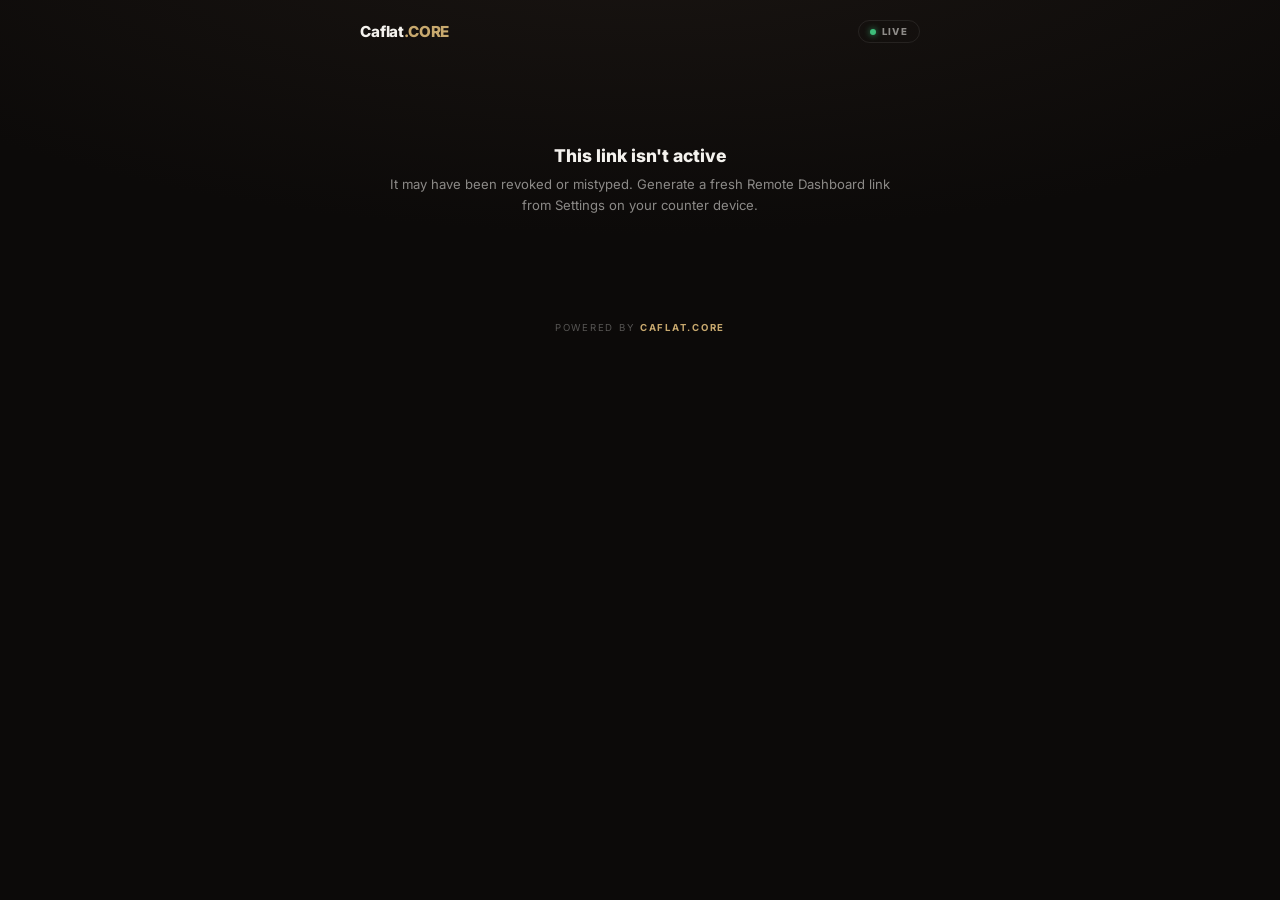
<file: remote.html>
<!DOCTYPE html>
<html lang="en">
<head>
<meta charset="UTF-8">
<meta name="viewport" content="width=device-width, initial-scale=1.0, viewport-fit=cover">
<meta name="robots" content="noindex,nofollow">
<title>Caflat.CORE · Remote</title>
<link rel="icon" href="./favicon.png" type="image/png" sizes="32x32" />
<link rel="preconnect" href="https://fonts.googleapis.com">
<link rel="preconnect" href="https://fonts.gstatic.com" crossorigin>
<link href="https://fonts.googleapis.com/css2?family=Inter:wght@400;500;600;700;800;900&display=swap" rel="stylesheet">
<style>
  :root {
    --bg: #0c0a09; --card: #171412; --border: rgba(255,255,255,.08);
    --text: #f4f2ee; --dim: rgba(244,242,238,.55); --faint: rgba(244,242,238,.32);
    --gold: #c8a96e; --green: #3dbd7a; --green-dim: #5f8a72; --amber: #e0985c; --red: #e05c5c;
  }
  * { margin: 0; padding: 0; box-sizing: border-box; }
  body {
    font-family: 'Inter', system-ui, sans-serif;
    background: radial-gradient(ellipse 120% 60% at 50% -10%, #1a1512 0%, var(--bg) 60%);
    color: var(--text);
    min-height: 100vh;
    padding: max(20px, env(safe-area-inset-top)) 18px 40px;
  }
  .wrap { max-width: 560px; margin: 0 auto; }
  .brandbar { display: flex; align-items: center; justify-content: space-between; margin-bottom: 22px; }
  .brand { font-size: .95rem; font-weight: 800; letter-spacing: -.01em; }
  .brand span { color: var(--gold); }
  .live {
    display: inline-flex; align-items: center; gap: 6px;
    font-size: .6rem; font-weight: 800; letter-spacing: .14em;
    color: var(--dim); border: 1px solid var(--border); border-radius: 999px; padding: 5px 11px;
  }
  .live i { width: 6px; height: 6px; border-radius: 50%; background: var(--green);
    box-shadow: 0 0 6px rgba(61,189,122,.8); animation: pulse 2.4s ease-in-out infinite; }
  @keyframes pulse { 0%,100%{opacity:1} 50%{opacity:.35} }

  .hello { font-size: .78rem; color: var(--dim); margin-bottom: 4px; }
  .revenue { font-size: 2.6rem; font-weight: 900; letter-spacing: -.03em;
    font-variant-numeric: tabular-nums; margin-bottom: 2px; }
  .revlabel { font-size: .66rem; font-weight: 700; letter-spacing: .14em;
    text-transform: uppercase; color: var(--faint); margin-bottom: 22px; }

  .grid { display: grid; grid-template-columns: 1fr 1fr; gap: 10px; margin-bottom: 10px; }
  .card {
    background: var(--card); border: 1px solid var(--border);
    border-radius: 16px; padding: 14px 16px;
  }
  .card .k { font-size: .6rem; font-weight: 700; letter-spacing: .12em;
    text-transform: uppercase; color: var(--faint); margin-bottom: 7px; }
  .card .v { font-size: 1.35rem; font-weight: 800; font-variant-numeric: tabular-nums; }
  .card .v.warn { color: var(--amber); }
  .card .s { font-size: .64rem; color: var(--dim); margin-top: 4px; }

  .chartcard { margin-bottom: 10px; }
  .bars { display: flex; align-items: flex-end; gap: 8px; height: 110px; margin-top: 10px; }
  .barcol { flex: 1; display: flex; flex-direction: column; align-items: center; gap: 6px; height: 100%; justify-content: flex-end; }
  .bar { width: 100%; border-radius: 6px 6px 3px 3px;
    background: linear-gradient(180deg, var(--green-dim), rgba(95,138,114,.35)); min-height: 4px; }
  .bar.up { background: linear-gradient(180deg, var(--green), rgba(61,189,122,.35)); }
  .bar.down { background: linear-gradient(180deg, var(--red), rgba(224,92,92,.35)); }
  .bar.today { box-shadow: 0 0 12px rgba(95,138,114,.35); }
  .bar.today.up { box-shadow: 0 0 12px rgba(61,189,122,.35); }
  .bar.today.down { box-shadow: 0 0 12px rgba(224,92,92,.35); }
  .barday { font-size: .56rem; color: var(--faint); font-weight: 700; }

  .updated { text-align: center; font-size: .64rem; color: var(--faint); margin-top: 18px; }
  .foot { text-align: center; font-size: .6rem; letter-spacing: .18em; text-transform: uppercase;
    color: var(--faint); margin-top: 26px; }
  .foot b { color: var(--gold); }

  .state { text-align: center; padding: 80px 20px; }
  .state h2 { font-size: 1.1rem; font-weight: 800; margin-bottom: 8px; }
  .state p { font-size: .82rem; color: var(--dim); line-height: 1.6; }
  .hidden { display: none; }
</style>
</head>
<body>
<div class="wrap">
  <div class="brandbar">
    <div class="brand" id="brandName">Caflat<span>.CORE</span></div>
    <div class="live"><i></i>LIVE</div>
  </div>

  <div id="loading" class="state"><p>Loading today's numbers…</p></div>

  <div id="errorState" class="state hidden">
    <h2>This link isn't active</h2>
    <p>It may have been revoked or mistyped. Generate a fresh Remote
       Dashboard link from Settings on your counter device.</p>
  </div>

  <div id="dash" class="hidden">
    <div class="hello" id="helloLine">Today at your café</div>
    <div class="revenue" id="kRevenue">₱0</div>
    <div class="revlabel">Revenue today</div>

    <div class="grid">
      <div class="card"><div class="k">Orders</div><div class="v" id="kOrders">0</div><div class="s" id="kAvg">&nbsp;</div></div>
      <div class="card"><div class="k">Items sold</div><div class="v" id="kItems">0</div><div class="s" id="kTop">&nbsp;</div></div>
      <div class="card"><div class="k">Low stock</div><div class="v warn" id="kLow">0</div><div class="s">items under threshold</div></div>
      <div class="card"><div class="k">Pending</div><div class="v" id="kPending">0</div><div class="s">open orders</div></div>
    </div>

    <div class="card chartcard">
      <div class="k">Revenue · last 7 days</div>
      <div class="bars" id="bars"></div>
    </div>

    <div class="updated" id="updatedAt"></div>
  </div>

  <div class="foot">Powered by <b>Caflat.CORE</b></div>
</div>

<script>
  const SB_URL  = 'https://tkrsebalgonimmozbgqc.supabase.co';
  const SB_ANON = 'eyJhbGciOiJIUzI1NiIsInR5cCI6IkpXVCJ9.eyJpc3MiOiJzdXBhYmFzZSIsInJlZiI6InRrcnNlYmFsZ29uaW1tb3piZ3FjIiwicm9sZSI6ImFub24iLCJpYXQiOjE3ODIwMjc5NzEsImV4cCI6MjA5NzYwMzk3MX0.OKp5NCLYnL-5CFWnvXpA2E78jNi5r63Jzs2zABAkzsw';

  const token = (location.hash || '').replace(/^#/, '').trim();
  const peso  = n => '₱' + Number(n || 0).toLocaleString('en-PH', { maximumFractionDigits: 0 });
  const $     = id => document.getElementById(id);

  function show(which) {
    ['loading', 'errorState', 'dash'].forEach(id =>
      $(id).classList.toggle('hidden', id !== which));
  }

  function render(data) {
    const t = data.today || {};
    if (t.brand) {
      $('helloLine').textContent = `Today at ${t.brand}`;
      document.title = `${t.brand} · Remote`;
    }
    $('kRevenue').textContent = peso(t.revenue);
    $('kOrders').textContent  = t.orders ?? 0;
    $('kAvg').textContent     = t.avg_ticket ? `avg ${peso(t.avg_ticket)}` : ' ';
    $('kItems').textContent   = t.items ?? 0;
    $('kTop').textContent     = t.top_product ? `top: ${t.top_product}` : ' ';
    $('kLow').textContent     = t.low_stock ?? 0;
    $('kPending').textContent = t.pending_orders ?? 0;

    // 7-day bars: fill missing days with zeros so the week always reads
    const byDay = {};
    (data.series || []).forEach(r => { byDay[r.day] = Number(r.revenue || 0); });
    const days = [];
    for (let i = 6; i >= 0; i--) {
      const d = new Date(); d.setDate(d.getDate() - i);
      const key = `${d.getFullYear()}-${String(d.getMonth() + 1).padStart(2, '0')}-${String(d.getDate()).padStart(2, '0')}`;
      days.push({ key, label: d.toLocaleDateString('en-PH', { weekday: 'short' }), v: byDay[key] || 0, today: i === 0 });
    }
    const max = Math.max(1, ...days.map(d => d.v));
    $('bars').innerHTML = days.map((d, idx) => {
      let trend = '';
      if (idx > 0) {
        if (d.v > days[idx - 1].v) trend = ' up';
        else if (d.v < days[idx - 1].v) trend = ' down';
      }
      return `
      <div class="barcol">
        <div class="bar${d.today ? ' today' : ''}${trend}" style="height:${Math.max(4, Math.round(d.v / max * 100))}%"></div>
        <div class="barday">${d.label}</div>
      </div>`;
    }).join('');

    if (t.updated_at) {
      $('updatedAt').textContent = 'Updated ' + new Date(t.updated_at).toLocaleString('en-PH',
        { month: 'short', day: 'numeric', hour: 'numeric', minute: '2-digit', hour12: true });
    }
    show('dash');
  }

  async function load() {
    if (!token) { show('errorState'); return; }
    try {
      const res = await fetch(`${SB_URL}/rest/v1/rpc/get_remote_dashboard`, {
        method: 'POST',
        headers: {
          'Content-Type': 'application/json',
          'apikey': SB_ANON,
          'Authorization': `Bearer ${SB_ANON}`,
        },
        body: JSON.stringify({ p_token: token }),
      });
      const data = await res.json();
      if (!res.ok || !data || data.ok !== true) { show('errorState'); return; }
      render(data);
    } catch (e) {
      // keep last rendered state on transient network errors
      if ($('dash').classList.contains('hidden')) show('errorState');
    }
  }

  load();
  setInterval(load, 60000);
  // Token lives in the hash; swapping it must re-evaluate from scratch
  window.addEventListener('hashchange', () => location.reload());
</script>
</body>
</html>
</file>
<file: landing/css/style.css>
/* ─── Reset & Base ─────────────────────────────────────────── */
*, *::before, *::after { box-sizing: border-box; margin: 0; padding: 0; }

:root {
  --dark:           #0a0a0b;
  --dark-2:         #0f0f12;
  --dark-card:      #131318;
  --dark-card-2:    #18181e;
  --dark-border:    rgba(255,255,255,.07);
  --dark-border-hi: rgba(255,255,255,.13);

  --light:          #ffffff;
  --light-2:        #f7f5f2;
  --light-border:   #e6e2db;

  --text-white:     #f4f2ee;
  --text-dim:       rgba(244,242,238,.50);
  --text-muted:     rgba(244,242,238,.24);
  --text-dark:      #0a0a0b;
  --text-gray:      #6e6b72;
  --text-light-muted: #a09da6;

  /* Hero accent — warm coffee caramel (not gold) */
  --coffee:         #c8a375;

  /* Atelier hero — cream editorial world */
  --cream:          #f5f0e8;
  --espresso:       #120e0b;
  --espresso-2:     #1a1410;
  --at-ink:         #1b150f;
  --at-ink-dim:     rgba(27,21,15,.56);
  --at-ink-faint:   rgba(27,21,15,.30);
  --champagne:      #d8bd93;
  --champagne-ink:  #9a7b48;  /* accent legible on cream */

  --green:  #3dbd7a;
  --red:    #e05c5c;
  --amber:  #d4a800;

  --radius:    10px;
  --radius-lg: 16px;
  --radius-xl: 22px;

  /* Motion system: one signature curve, three durations.
     quick = micro-interactions, std = reveals, slow = dramatic moments. */
  --dur-quick: 180ms;
  --dur-std:   420ms;
  --dur-slow:  650ms;
  --ease:      cubic-bezier(.22,.61,.36,1);
  --ease-exit: cubic-bezier(.4,0,1,1);
}

html { scroll-behavior: smooth; }

body {
  font-family: 'Inter', 'Segoe UI', system-ui, sans-serif;
  background: var(--dark);
  color: var(--text-white);
  line-height: 1.6;
  -webkit-font-smoothing: antialiased;
}

h1, h2, h3 { line-height: 1.12; font-weight: 800; }
h1 { font-size: clamp(2.8rem, 6vw, 5.4rem); letter-spacing: -0.045em; }
h2 { font-size: clamp(2rem, 4vw, 3.2rem); letter-spacing: -0.03em; }
h3 { font-size: 1.05rem; font-weight: 700; }
p  { line-height: 1.7; }

.container {
  max-width: 1120px;
  margin: 0 auto;
  padding: 0 28px;
}

section { padding: 120px 0; }

/* ─── Utility ────────────────────────────────────────────────── */
.text-dim { color: var(--text-dim); }

/* ─── Section types ──────────────────────────────────────────── */
.section-dark  { background: var(--dark);   color: var(--text-white); }
.section-dark2 { background: var(--dark-2); color: var(--text-white); }
.section-light { background: var(--light);  color: var(--text-dark); }
.section-form  { background: var(--dark-card); color: var(--text-white); }

/* ─── Grain Texture ─────────────────────────────────────────── */
.grain { position: relative; isolation: isolate; }
.grain::before {
  content: '';
  position: absolute;
  inset: 0;
  background-image: url("data:image/svg+xml,%3Csvg xmlns='http://www.w3.org/2000/svg' width='400' height='400'%3E%3Cfilter id='n'%3E%3CfeTurbulence type='fractalNoise' baseFrequency='0.75' numOctaves='4' stitchTiles='stitch'/%3E%3CfeColorMatrix type='saturate' values='0'/%3E%3C/filter%3E%3Crect width='400' height='400' filter='url(%23n)'/%3E%3C/svg%3E");
  opacity: 0.045;
  mix-blend-mode: overlay;
  pointer-events: none;
  z-index: 0;
}

/* ─── Eyebrow ────────────────────────────────────────────────── */
.eyebrow {
  display: inline-flex;
  align-items: center;
  gap: 10px;
  font-size: .67rem;
  font-weight: 700;
  letter-spacing: .2em;
  text-transform: uppercase;
  color: var(--text-muted);
  margin-bottom: 18px;
}
.eyebrow::before {
  content: '';
  display: inline-block;
  width: 22px;
  height: 1px;
  background: currentColor;
  opacity: .5;
}
.section-light .eyebrow { color: rgba(10,10,11,.3); }

/* Showcase mode eyebrow overrides — slightly larger than generic eyebrow */
.section-dark  .showcase-text .mode-badge,
.section-dark2 .showcase-text .mode-badge,
.grain         .showcase-text .mode-badge {
  color: rgba(244,242,238,.82);
  font-size: .95rem;
  letter-spacing: .13em;
  font-weight: 700;
  font-family: inherit;
  text-transform: uppercase;
  display: inline-flex;
  align-items: center;
  gap: 0;
  background: none;
  border: none;
  border-radius: 0;
  padding: 0;
  margin-bottom: 18px;
}
.section-dark  .showcase-text .mode-badge::before,
.section-dark2 .showcase-text .mode-badge::before,
.grain         .showcase-text .mode-badge::before {
  content: '';
  display: inline-block;
  width: 22px;
  height: 1px;
  background: currentColor;
  opacity: .5;
  margin-right: 10px;
}
.section-light .showcase-text .mode-badge {
  color: rgba(10,10,11,.55);
  font-size: .95rem;
  letter-spacing: .13em;
  font-weight: 700;
  font-family: inherit;
  text-transform: uppercase;
  display: inline-flex;
  align-items: center;
  gap: 0;
  background: none;
  border: none;
  border-radius: 0;
  padding: 0;
  margin-bottom: 18px;
}
.section-light .showcase-text .mode-badge::before {
  content: '';
  display: inline-block;
  width: 22px;
  height: 1px;
  background: currentColor;
  opacity: .5;
  margin-right: 10px;
}

/* ─── Scroll Reveal (base) ───────────────────────────────────── */
.reveal {
  opacity: 0;
  transform: translateY(16px);
  transition: opacity .55s cubic-bezier(.22,.61,.36,1), transform .55s cubic-bezier(.22,.61,.36,1);
}
.reveal-left {
  opacity: 0;
  transform: translateX(-28px);
  transition: opacity .55s cubic-bezier(.22,.61,.36,1), transform .55s cubic-bezier(.22,.61,.36,1);
}
.reveal-right {
  opacity: 0;
  transform: translateX(28px);
  transition: opacity .55s cubic-bezier(.22,.61,.36,1), transform .55s cubic-bezier(.22,.61,.36,1);
}
.reveal.visible       { opacity: 1; transform: translateY(0); }
.reveal-left.visible  { opacity: 1; transform: translateX(0); }
.reveal-right.visible { opacity: 1; transform: translateX(0); }

/* Showcase visual starts slightly later than the text */
.showcase-visual { transition-delay: 140ms; }

/* ─── Section Labels ─────────────────────────────────────────── */
.section-label { text-align: center; margin-bottom: 64px; }

.section-heading { margin-top: 10px; }
.section-dark  .section-heading,
.section-dark2 .section-heading { color: var(--text-white); }
.section-light .section-heading { color: var(--dark); }

.section-subhead {
  font-size: 1rem;
  color: var(--text-dim);
  max-width: 540px;
  margin: 14px auto 0;
  line-height: 1.78;
}
.section-light .section-subhead { color: var(--text-gray); }

/* ─── Promo Bar ──────────────────────────────────────────────── */
.promo-bar {
  position: fixed;
  top: 0; left: 0; right: 0;
  z-index: 110;
  height: 44px;
  display: flex;
  align-items: center;
  justify-content: center;
  gap: 16px;
  padding: 0 44px 0 16px;
  background: linear-gradient(90deg, #0a0a0b 0%, #1a1611 45%, #2a2015 55%, #0a0a0b 100%);
  background-size: 220% 100%;
  animation: promo-shimmer 6s ease-in-out infinite;
  border-bottom: 1px solid rgba(200,163,117,.25);
  transform: translateY(-100%);
  transition: transform .38s cubic-bezier(.22,.61,.36,1);
}
body.has-promo .promo-bar { transform: translateY(0); }

@keyframes promo-shimmer {
  0%, 100% { background-position: 0% 0; }
  50%      { background-position: 100% 0; }
}

.promo-bar-inner {
  display: flex;
  align-items: center;
  justify-content: center;
  gap: 16px;
  flex-wrap: wrap;
}
.promo-bar-text {
  font-size: .82rem;
  font-weight: 600;
  color: rgba(244,242,238,.85);
  letter-spacing: -.005em;
}
.promo-bar-text strong { color: var(--coffee); font-weight: 800; }
.promo-bar-emoji { margin-right: 2px; }

.promo-bar-cta {
  display: inline-flex;
  align-items: center;
  gap: 4px;
  padding: 5px 14px;
  background: var(--coffee);
  color: #0a0a0b;
  border-radius: 100px;
  font-size: .74rem;
  font-weight: 800;
  text-decoration: none;
  white-space: nowrap;
  transition: background .18s, transform .18s;
}
.promo-bar-cta:hover { background: #e0c79a; transform: translateY(-1px); }

.promo-bar-close {
  position: absolute;
  right: 14px; top: 50%;
  transform: translateY(-50%);
  background: none;
  border: none;
  color: rgba(244,242,238,.4);
  font-size: .82rem;
  line-height: 1;
  cursor: pointer;
  padding: 6px;
  transition: color .18s;
}
.promo-bar-close:hover { color: rgba(244,242,238,.85); }

@media (prefers-reduced-motion: reduce) {
  .promo-bar { animation: none; }
}

@media (max-width: 640px) {
  .promo-bar { padding: 0 40px 0 12px; height: auto; min-height: 44px; }
  .promo-bar-inner { padding: 8px 0; }
  .promo-bar-text { font-size: .72rem; }
  .promo-bar-cta { font-size: .68rem; padding: 4px 10px; }
}

/* ─── Nav ────────────────────────────────────────────────────── */
nav {
  position: fixed;
  top: 0; left: 0; right: 0;
  z-index: 100;
  border-bottom: 1px solid transparent;
  transition: background .28s, border-color .28s, backdrop-filter .28s, top .38s cubic-bezier(.22,.61,.36,1);
}
body.has-promo nav { top: 44px; }
body.has-promo .nav-mobile-drawer { top: 112px; }

/* Over the cream Atelier opening (before any scroll), the nav renders in
   espresso ink; the existing .scrolled dark-pill treatment takes over the
   moment the page scrolls (scrollY > 20), which also covers the dark world
   once the veil has taken the stage. */
nav:not(.scrolled) .nav-logo { color: var(--at-ink); }
nav:not(.scrolled) .nav-links a { color: var(--at-ink-dim); }
nav:not(.scrolled) .nav-links a:hover { color: var(--at-ink); }
nav:not(.scrolled) .nav-hamburger { color: var(--at-ink-dim); }
nav:not(.scrolled) .nav-cta {
  background: var(--espresso) !important;
  color: var(--cream) !important;
}
nav:not(.scrolled) .nav-cta:hover { background: #241b13 !important; }
nav.scrolled {
  background: rgba(10,10,11,.92);
  backdrop-filter: blur(20px);
  -webkit-backdrop-filter: blur(20px);
  border-color: var(--dark-border);
}
.nav-inner {
  display: flex;
  align-items: center;
  justify-content: space-between;
  height: 68px;
}
.nav-logo {
  font-weight: 900;
  font-size: .98rem;
  color: var(--text-white);
  text-decoration: none;
  letter-spacing: -.025em;
}
.nav-links {
  display: flex;
  align-items: center;
  gap: 36px;
}
.nav-links a {
  text-decoration: none;
  color: var(--text-dim);
  font-size: .875rem;
  font-weight: 500;
  transition: color .18s;
}
.nav-links a:hover { color: var(--text-white); }
.nav-cta {
  background: var(--text-white) !important;
  color: var(--dark) !important;
  font-weight: 700 !important;
  padding: 8px 20px !important;
  border-radius: 8px !important;
  font-size: .84rem !important;
  transition: background .18s !important;
}
.nav-cta:hover { background: #e8e4dc !important; }

/* ─── Hero — "The Atelier" ─────────────────────────────────────
   A cream editorial opening that dims to espresso as the device
   frame tilts up from rotateX(20°) and settles flat. The scroll
   ticker in main.js writes ONE unitless custom property (--csp,
   0 → 1) on the section; every transform, crossfade, and reveal
   below is a pure-CSS calc() of it — vanilla recreation of the
   framer-motion ContainerScroll (rotate 20→0, scale 1.05→1
   desktop / 0.7→0.9 mobile, header translateY 0→-100px). */
.hero.atelier {
  height: 210vh;                /* the scroll journey */
  position: relative;
  background: var(--cream);
  padding: 0;
  text-align: center;
}

.atelier-sticky {
  position: sticky;
  top: 0;
  height: 100vh;
  overflow: hidden;
  display: flex;
  flex-direction: column;
  align-items: center;
  padding-top: clamp(92px, 12vh, 140px);
  background:
    radial-gradient(ellipse 90% 60% at 50% -10%, #fbf8f2 0%, transparent 60%),
    var(--cream);
}
body.has-promo .atelier-sticky { padding-top: calc(clamp(92px, 12vh, 140px) + 44px); }

/* Espresso veil — the room dims once the frame takes the stage */
.atelier-veil {
  position: absolute;
  inset: 0;
  z-index: 1;
  pointer-events: none;
  background:
    radial-gradient(ellipse 80% 55% at 50% 110%, #241b13 0%, transparent 62%),
    var(--espresso);
  opacity: clamp(0, calc((var(--csp, 0) - 0.38) * 2.2), 1);
}

/* Champagne dust — three bokeh depth layers; each drifts a different
   amount from the same --csp plus a soft pointer lerp (--px/--py) */
.atelier-dust {
  position: absolute;
  inset: 0;
  z-index: 2;
  pointer-events: none;
}
.dust-layer { position: absolute; inset: -6%; }
.dust-far {
  background-image:
    radial-gradient(circle 3px at 12% 24%, rgba(216,189,147,.5), transparent 70%),
    radial-gradient(circle 2px at 78% 16%, rgba(216,189,147,.4), transparent 70%),
    radial-gradient(circle 2px at 60% 38%, rgba(216,189,147,.35), transparent 70%),
    radial-gradient(circle 3px at 30% 60%, rgba(216,189,147,.3), transparent 70%),
    radial-gradient(circle 2px at 88% 55%, rgba(216,189,147,.35), transparent 70%);
  translate: calc(var(--px, 0px) * .25) calc(var(--py, 0px) * .25 + var(--csp, 0) * -36px);
  opacity: calc(.55 + var(--csp, 0) * .45);
  filter: blur(.5px);
}
.dust-mid {
  background-image:
    radial-gradient(circle 5px at 20% 44%, rgba(216,189,147,.34), transparent 70%),
    radial-gradient(circle 4px at 70% 28%, rgba(216,189,147,.3), transparent 70%),
    radial-gradient(circle 5px at 86% 66%, rgba(216,189,147,.26), transparent 70%),
    radial-gradient(circle 4px at 8% 76%, rgba(216,189,147,.3), transparent 70%);
  translate: calc(var(--px, 0px) * .55) calc(var(--py, 0px) * .55 + var(--csp, 0) * -80px);
  opacity: calc(.45 + var(--csp, 0) * .55);
  filter: blur(1.5px);
}
.dust-near {
  background-image:
    radial-gradient(circle 11px at 15% 30%, rgba(216,189,147,.16), transparent 70%),
    radial-gradient(circle 9px at 82% 22%, rgba(216,189,147,.14), transparent 70%),
    radial-gradient(circle 13px at 68% 74%, rgba(216,189,147,.11), transparent 70%),
    radial-gradient(circle 8px at 34% 84%, rgba(216,189,147,.13), transparent 70%);
  translate: calc(var(--px, 0px) * 1) calc(var(--py, 0px) * 1 + var(--csp, 0) * -130px);
  opacity: calc(.4 + var(--csp, 0) * .6);
  filter: blur(4px);
}

/* Champagne aura: a soft bloom + hairline rings behind the tablet,
   blooming in (via --csp) as the room dims so the settled dark world
   isn't a plain void. Sits under .cscroll-persp (z 3). */
.atelier-aura {
  position: absolute;
  inset: 0;
  z-index: 2;
  pointer-events: none;
  opacity: clamp(0, calc((var(--csp, 0) - .3) * 1.7), 1);
}
.aura-bloom {
  position: absolute;
  left: 50%; top: 52%;
  width: min(1500px, 130vw);
  aspect-ratio: 1.6;
  transform: translate(-50%, -50%);
  background: radial-gradient(ellipse 50% 50% at center,
    rgba(216,189,147,.15) 0%,
    rgba(216,189,147,.05) 45%,
    transparent 72%);
  animation: aura-breathe 10s ease-in-out infinite;
}
@keyframes aura-breathe {
  0%, 100% { transform: translate(-50%, -50%) scale(1); }
  50%      { transform: translate(-50%, -50%) scale(1.045); }
}
.aura-ring {
  position: absolute;
  left: 50%; top: 52%;
  width: min(1060px, 92vw);
  aspect-ratio: 1;
  transform: translate(-50%, -50%);
  border: 1px solid rgba(216,189,147,.14);
  border-radius: 50%;
}
.aura-ring-2 {
  width: min(1420px, 120vw);
  border-color: rgba(216,189,147,.07);
}

/* ── ContainerScroll stage ── */
.cscroll-persp {
  position: relative;
  z-index: 3;
  width: 100%;
  max-width: 1160px;
  margin: 0 auto;
  padding: 0 28px;
  perspective: 1000px;
  display: flex;
  flex-direction: column;
  align-items: center;
  flex: 1;
  min-height: 0;
}

/* Header — lifts away (0 → -100px) and dissolves as the frame settles */
.cscroll-header {
  transform: translateY(calc(var(--csp, 0) * -100px));
  opacity: clamp(0, calc(1 - (var(--csp, 0) - 0.26) * 2.1), 1);
  will-change: transform, opacity;
}

.atelier-title {
  font-family: 'Fraunces', Georgia, serif;
  font-weight: 450;
  font-size: clamp(2.9rem, 6.6vw, 5.9rem);
  line-height: 1.04;
  letter-spacing: -.015em;
  color: var(--at-ink);
  margin-bottom: clamp(16px, 2.4vh, 26px);
}
.at-line { display: block; overflow: hidden; padding-bottom: .08em; margin-bottom: -.08em; }
.at-line-inner {
  display: block;
  transform: translateY(112%);
  animation: at-rise 1.15s cubic-bezier(.16,1,.3,1) both;
}
.at-line:nth-child(1) .at-line-inner { animation-delay: .12s; }
.at-line:nth-child(2) .at-line-inner { animation-delay: .26s; }
@keyframes at-rise { to { transform: translateY(0); } }

.at-accent {
  font-style: italic;
  font-weight: 530;
  color: var(--champagne-ink);
}

.atelier-body {
  font-size: clamp(.98rem, 1.6vw, 1.08rem);
  color: var(--at-ink-dim);
  max-width: 470px;
  margin: 0 auto clamp(22px, 3.4vh, 34px);
  line-height: 1.75;
  animation: at-fade 1s cubic-bezier(.16,1,.3,1) .6s both;
}

.atelier-actions {
  display: flex;
  gap: 22px;
  justify-content: center;
  align-items: center;
  flex-wrap: wrap;
  animation: at-fade 1s cubic-bezier(.16,1,.3,1) .74s both;
}

.at-btn-primary {
  display: inline-flex;
  align-items: center;
  padding: 15px 30px;
  background: var(--espresso);
  color: var(--cream);
  border-radius: 999px;
  font-weight: 600;
  font-size: .9rem;
  letter-spacing: .01em;
  text-decoration: none;
  transition: transform .25s cubic-bezier(.16,1,.3,1), box-shadow .25s, background .25s;
  box-shadow: 0 1px 2px rgba(18,14,11,.2);
}
.at-btn-arrow { margin-left: 10px; transition: transform .25s cubic-bezier(.16,1,.3,1); }
.at-btn-primary:hover {
  background: #241b13;
  transform: translateY(-2px);
  box-shadow: 0 10px 28px -8px rgba(18,14,11,.45), inset 0 0 0 1px rgba(216,189,147,.3);
}
.at-btn-primary:hover .at-btn-arrow { transform: translateX(4px); }

.at-btn-ghost {
  position: relative;
  color: var(--at-ink);
  font-weight: 600;
  font-size: .9rem;
  text-decoration: none;
  padding: 6px 2px;
}
.at-btn-ghost::after {
  content: '';
  position: absolute;
  left: 0; right: 0; bottom: 0;
  height: 1px;
  background: var(--at-ink);
  transform: scaleX(.3);
  transform-origin: left;
  opacity: .3;
  transition: transform .35s cubic-bezier(.16,1,.3,1), opacity .35s;
}
.at-btn-ghost:hover::after { transform: scaleX(1); opacity: .8; }

@keyframes at-fade {
  from { opacity: 0; transform: translateY(18px); }
  to   { opacity: 1; transform: none; }
}

/* ── The device frame — faithful ContainerScroll card ──
   rotateX((1 - p) * 20deg) · scale(1.05 - p*.05) — the exact
   interpolation the framer-motion original performs, driven here
   by the same --csp custom property. The entrance animates the
   independent `translate` property so it composes with (never
   fights) the scroll-driven `transform`. */
.cscroll-card {
  /* Real iPad proportions: 4:3 landscape, sized by height so the scroll
     stage still owns the vertical rhythm. The max-height guard keeps the
     ratio honest when the viewport is narrower than height x 4/3. */
  aspect-ratio: 4 / 3;
  width: auto;
  max-width: 100%;
  height: clamp(420px, 68vh, 720px);
  max-height: calc((100vw - 56px) * .75);
  margin-top: clamp(20px, 3vh, 36px);
  flex-shrink: 0;
  background: linear-gradient(180deg, #201a15 0%, #171310 55%, #131009 100%);
  border: 1px solid rgba(216,189,147,.24);
  border-radius: 30px;
  padding: clamp(9px, 1.3vw, 14px);
  transform: translateY(calc(var(--csp, 0) * -1 * min(45vh, 400px)))
             rotateX(calc((1 - var(--csp, 0)) * 20deg))
             scale(calc(1.05 - var(--csp, 0) * .05));
  will-change: transform;
  box-shadow:
    0 0 #0000004d, 0 9px 20px #0000004a, 0 37px 37px #00000042,
    0 84px 50px #00000026, 0 149px 60px #0000000a, 0 233px 65px #00000003;
  animation: card-in 1.35s cubic-bezier(.16,1,.3,1) .5s both;
  position: relative;
}
@keyframes card-in {
  from { opacity: 0; translate: 0 90px; }
  to   { opacity: 1; translate: 0 0; }
}
/* Champagne glint along the top bezel edge */
.cscroll-card::before {
  content: '';
  position: absolute;
  top: 0; left: 18%; right: 18%;
  height: 1px;
  background: linear-gradient(90deg, transparent, rgba(216,189,147,.75), transparent);
  border-radius: 1px;
}

.cscroll-screen {
  height: 100%;
  border-radius: 19px;
  overflow: hidden;
  background: #161210;
  display: flex;
  text-align: left;
}

/* Caption — surfaces from the dark once the frame has settled */
.cscroll-caption {
  margin-top: 22px;
  font-size: .68rem;
  font-weight: 600;
  letter-spacing: .26em;
  text-transform: uppercase;
  color: var(--champagne);
  opacity: clamp(0, calc((var(--csp, 0) - 0.55) * 2.2), 1);
  transform: translateY(calc(var(--csp, 0) * -1 * min(45vh, 400px)));
}

/* ── The mockup inside the glass. Three screens, one visible at a time;
      the rail icons are real tabs (buttons) that switch them. ── */
.mk-rail {
  width: 54px;
  flex-shrink: 0;
  border-right: 1px solid rgba(255,255,255,.06);
  background: rgba(255,255,255,.02);
  display: flex;
  flex-direction: column;
  align-items: center;
  padding: 16px 0;
  gap: 10px;
}
.mk-rail-dot {
  width: 22px; height: 22px;
  border-radius: 50%;
  background: radial-gradient(circle at 35% 30%, #eddcbd, var(--champagne) 55%, #a8875a);
  margin-bottom: 10px;
}
.mk-tab {
  display: flex;
  align-items: center;
  justify-content: center;
  width: 36px; height: 36px;
  background: none;
  border: none;
  border-radius: 10px;
  cursor: pointer;
  transition: background .2s;
}
.mk-tab:hover { background: rgba(255,255,255,.06); }
.mk-tab.on { background: rgba(216,189,147,.14); }
.mk-tab:focus-visible { outline: 1.5px solid var(--champagne); outline-offset: 2px; }
.mk-glyph { width: 17px; height: 17px; color: rgba(244,242,238,.3); fill: currentColor; transition: color .2s; }
.mk-tab:hover .mk-glyph { color: rgba(244,242,238,.55); }
.mk-tab.on .mk-glyph { color: var(--champagne); }

.mk-main { flex: 1; min-width: 0; position: relative; }
.mk-screen {
  position: absolute;
  inset: 0;
  padding: clamp(12px, 1.8vw, 20px) clamp(14px, 2vw, 24px);
  display: flex;
  flex-direction: column;
  gap: 12px;
  opacity: 0;
  visibility: hidden;
  transform: translateX(14px);
  transition: opacity .4s ease, transform .4s cubic-bezier(.16,1,.3,1), visibility 0s .4s;
}
.mk-screen.on {
  opacity: 1;
  visibility: visible;
  transform: none;
  transition: opacity .4s ease .06s, transform .45s cubic-bezier(.16,1,.3,1) .06s, visibility 0s;
}
.mk-topbar { display: flex; align-items: center; justify-content: space-between; }
.mk-hello { font-size: .92rem; font-weight: 600; color: #f4f2ee; letter-spacing: -.01em; }
.mk-date  { font-size: .66rem; color: rgba(244,242,238,.4); margin-top: 2px; }
.mk-split {
  font-size: .62rem;
  font-weight: 600;
  color: rgba(244,242,238,.45);
  border: 1px solid rgba(255,255,255,.08);
  border-radius: 999px;
  padding: 5px 12px;
  font-variant-numeric: tabular-nums;
  white-space: nowrap;
}

.mk-kpis { display: grid; grid-template-columns: repeat(4, 1fr); gap: 10px; }
.mk-kpi {
  background: rgba(255,255,255,.035);
  border: 1px solid rgba(255,255,255,.05);
  border-radius: 12px;
  padding: 11px 13px;
}
.mk-kpi-label { font-size: .58rem; font-weight: 600; letter-spacing: .1em; text-transform: uppercase; color: rgba(244,242,238,.38); margin-bottom: 5px; }
.mk-kpi-val   { font-size: 1.18rem; font-weight: 700; color: #f4f2ee; letter-spacing: -.02em; font-variant-numeric: tabular-nums; line-height: 1.1; }
.mk-kpi-val.warn { color: #e0985c; }
.mk-kpi-sub   { font-size: .6rem; color: rgba(244,242,238,.36); margin-top: 4px; }
.mk-kpi-sub.up { color: rgba(61,189,122,.85); }
.mk-kpi-sub.warn-txt { color: rgba(224,152,92,.85); }

.mk-panels {
  flex: 1;
  min-height: 0;
  display: grid;
  grid-template-columns: 1.55fr 1fr;
  gap: 10px;
}
.mk-chart-panel, .mk-side {
  background: rgba(255,255,255,.035);
  border: 1px solid rgba(255,255,255,.05);
  border-radius: 12px;
  padding: 13px 15px;
  min-height: 0;
  overflow: hidden;
}
.mk-chart-panel { display: flex; flex-direction: column; }
.mk-panel-title { font-size: .58rem; font-weight: 600; letter-spacing: .12em; text-transform: uppercase; color: rgba(244,242,238,.38); margin-bottom: 9px; }
.mk-chart { flex: 1; width: 100%; min-height: 0; }
.mk-line {
  stroke: var(--champagne);
  stroke-width: 2.5;
  stroke-linecap: round;
  stroke-dasharray: 940;
  stroke-dashoffset: 940;
  animation: mk-draw 2.1s cubic-bezier(.4, 0, .2, 1) 1.25s forwards;
}
@keyframes mk-draw { to { stroke-dashoffset: 0; } }
.mk-area     { opacity: 0; animation: mk-fade 1.1s ease 2.3s forwards; }
.mk-line-tip { fill: var(--champagne); opacity: 0; animation: mk-fade .5s ease 3s forwards; }
@keyframes mk-fade { to { opacity: 1; } }
.mk-chart-days { display: flex; justify-content: space-between; font-size: .54rem; color: rgba(244,242,238,.28); margin-top: 7px; }

.mk-act {
  display: flex;
  align-items: center;
  gap: 8px;
  padding: 6px 0;
  border-bottom: 1px solid rgba(255,255,255,.04);
  font-size: .67rem;
  color: rgba(244,242,238,.68);
}
.mk-act-txt  { flex: 1; white-space: nowrap; overflow: hidden; text-overflow: ellipsis; }
.mk-act-time { font-size: .58rem; color: rgba(244,242,238,.3); }
.mk-dot { width: 6px; height: 6px; border-radius: 50%; flex-shrink: 0; }
.mk-dot.ok   { background: var(--green); box-shadow: 0 0 5px rgba(61,189,122,.7); }
.mk-dot.warn { background: #e0985c;      box-shadow: 0 0 5px rgba(224,152,92,.7); }
.mk-tp-title { margin-top: 12px; }
.mk-tp {
  display: flex;
  align-items: center;
  gap: 10px;
  padding: 5px 0;
  font-size: .67rem;
  color: rgba(244,242,238,.68);
}
.mk-tp i { flex: 1; height: 1px; background: rgba(255,255,255,.07); }
.mk-tp span:last-child { color: rgba(244,242,238,.4); font-variant-numeric: tabular-nums; }

/* ── Screen 2: POS / Service ── */
.mk-pos {
  flex: 1;
  min-height: 0;
  display: grid;
  grid-template-columns: 1.6fr 1fr;
  gap: 10px;
}
.mk-pos-grid {
  display: grid;
  grid-template-columns: repeat(3, 1fr);
  align-content: start;
  gap: 8px;
  min-height: 0;
}
.mk-tile {
  background: rgba(255,255,255,.035);
  border: 1px solid rgba(255,255,255,.05);
  border-radius: 10px;
  padding: 11px 12px;
  display: flex;
  flex-direction: column;
  gap: 8px;
}
.mk-tile-name  { font-size: .66rem; font-weight: 600; color: rgba(244,242,238,.78); }
.mk-tile-price { font-size: .74rem; font-weight: 700; color: var(--champagne); font-variant-numeric: tabular-nums; }
.mk-cart {
  background: rgba(255,255,255,.035);
  border: 1px solid rgba(255,255,255,.05);
  border-radius: 12px;
  padding: 13px 15px;
  display: flex;
  flex-direction: column;
  min-height: 0;
  overflow: hidden;
}
.mk-cart-line {
  display: flex;
  justify-content: space-between;
  gap: 10px;
  font-size: .66rem;
  color: rgba(244,242,238,.68);
  padding: 5px 0;
  font-variant-numeric: tabular-nums;
}
.mk-cart-line span:first-child { white-space: nowrap; overflow: hidden; text-overflow: ellipsis; }
.mk-cart-total {
  display: flex;
  justify-content: space-between;
  font-size: .72rem;
  font-weight: 700;
  color: #f4f2ee;
  border-top: 1px solid rgba(255,255,255,.08);
  margin-top: 6px;
  padding-top: 8px;
  font-variant-numeric: tabular-nums;
}
.mk-cart-pay {
  font-size: .56rem;
  letter-spacing: .08em;
  text-transform: uppercase;
  color: rgba(244,242,238,.32);
  margin: 8px 0 10px;
}
.mk-cart-btn {
  margin-top: auto;
  background: #f4f2ee;
  color: #161210;
  border-radius: 9px;
  text-align: center;
  padding: 9px 8px;
  font-size: .7rem;
  font-weight: 700;
  letter-spacing: .02em;
}

/* ── Screen 3: Supply hub ── */
.mk-pipe {
  display: flex;
  align-items: center;
  gap: 6px;
}
.mk-pipe-step {
  flex: 1;
  text-align: center;
  font-size: .54rem;
  font-weight: 700;
  letter-spacing: .1em;
  text-transform: uppercase;
  color: rgba(244,242,238,.28);
  border: 1px solid rgba(255,255,255,.06);
  border-radius: 999px;
  padding: 5px 4px;
  white-space: nowrap;
}
.mk-pipe-step.done { color: rgba(216,189,147,.75); border-color: rgba(216,189,147,.28); }
.mk-pipe-step.now  { color: #161210; background: var(--champagne); border-color: var(--champagne); }
.mk-orders {
  flex: 1;
  min-height: 0;
  display: flex;
  flex-direction: column;
  gap: 8px;
  overflow: hidden;
}
.mk-order {
  flex: 1;
  min-height: 0;
  display: flex;
  align-items: center;
  gap: 10px;
  background: rgba(255,255,255,.035);
  border: 1px solid rgba(255,255,255,.05);
  border-radius: 11px;
  padding: 9px 13px;
}
.mk-order-main   { flex: 1; min-width: 0; display: flex; flex-direction: column; gap: 2px; }
.mk-order-client { font-size: .7rem; font-weight: 600; color: rgba(244,242,238,.82); }
.mk-order-id     { font-size: .56rem; color: rgba(244,242,238,.34); font-variant-numeric: tabular-nums; }
.mk-shelf {
  font-size: .56rem;
  font-weight: 600;
  color: var(--champagne);
  border: 1px solid rgba(216,189,147,.3);
  border-radius: 999px;
  padding: 3px 9px;
  white-space: nowrap;
}
.mk-shelf.dim { color: rgba(244,242,238,.36); border-color: rgba(255,255,255,.08); }
.mk-order-amt {
  font-size: .72rem;
  font-weight: 700;
  color: #f4f2ee;
  font-variant-numeric: tabular-nums;
  min-width: 52px;
  text-align: right;
}
.mk-badge {
  font-size: .52rem;
  font-weight: 800;
  letter-spacing: .1em;
  text-transform: uppercase;
  border-radius: 999px;
  padding: 4px 9px;
  white-space: nowrap;
}
.mk-badge.ordered   { color: #8fb7ff; background: rgba(110,155,255,.13); }
.mk-badge.delivered { color: #6fd7a3; background: rgba(61,189,122,.14); }
.mk-badge.invoiced  { color: #c9aef5; background: rgba(167,139,250,.14); }
.mk-badge.paid      { color: #161210; background: var(--green); }

@keyframes marquee-scroll {
  from { transform: translateX(0); }
  to   { transform: translateX(-50%); }
}

/* ─── Marquee ticker strip ────────────────────────────────────── */
.marquee-strip {
  background:
    radial-gradient(1400px 160px at 50% 0%, rgba(200,163,117,.07), transparent 72%),
    var(--dark-card);
  border-top: 1px solid var(--dark-border-hi);
  border-bottom: 1px solid var(--dark-border-hi);
  padding: 30px 0;
  position: relative;
}

/* The fade mask + clip live on this static wrapper, never on the track
   itself — the track translates for the scroll animation, and a mask tied
   to a moving element would travel with the content instead of staying
   fixed at the strip's edges. */
.marquee-viewport {
  overflow: hidden;
  -webkit-mask-image: linear-gradient(90deg, transparent 0, #000 5%, #000 95%, transparent 100%);
  mask-image: linear-gradient(90deg, transparent 0, #000 5%, #000 95%, transparent 100%);
}

.marquee-track {
  display: inline-flex;
  align-items: center;
  white-space: nowrap;
  animation: marquee-scroll 32s linear infinite;
  will-change: transform;
}

.marquee-strip:hover .marquee-track { animation-play-state: paused; }

.marquee-item {
  font-size: 1.05rem;
  font-weight: 800;
  letter-spacing: .01em;
  color: var(--text-dim);
  padding: 0 26px;
  transition: color .2s;
}

.marquee-item:hover { color: var(--text-white); }

.marquee-dot {
  color: var(--coffee);
  opacity: .55;
  font-size: .9rem;
  flex-shrink: 0;
}

@media (max-width: 640px) {
  .marquee-item { font-size: .92rem; padding: 0 18px; }
}

@media (prefers-reduced-motion: reduce) {
  .marquee-track { animation: none; }
}


/* ─── Features Grid ──────────────────────────────────────────── */
.features-grid {
  display: grid;
  grid-template-columns: repeat(3, 1fr);
  gap: 2px;
  background: var(--dark-border);
  border: 1px solid var(--dark-border);
  border-radius: var(--radius-xl);
  overflow: hidden;
}

.feature-card {
  background: var(--dark-card);
  padding: 36px;
  transition: background .22s;
}
.feature-card:hover { background: var(--dark-card-2); }

.feature-icon {
  width: 48px; height: 48px;
  background: rgba(255,255,255,.04);
  border: 1px solid var(--dark-border-hi);
  border-radius: 12px;
  display: flex;
  align-items: center;
  justify-content: center;
  color: var(--text-white);
  margin-bottom: 22px;
}

.feature-body h3 { color: var(--text-white); margin-bottom: 9px; }
.feature-body p  { font-size: .875rem; color: var(--text-dim); line-height: 1.7; }

/* ─── Mode Showcase Sections ─────────────────────────────────── */
.showcase { padding: 120px 0; position: relative; overflow: hidden; }

.showcase-bg-num {
  position: absolute;
  right: -0.02em;
  bottom: -0.12em;
  font-size: clamp(12rem, 22vw, 20rem);
  font-weight: 900;
  line-height: 1;
  letter-spacing: -0.05em;
  pointer-events: none;
  user-select: none;
  z-index: 0;
}
.section-dark  .showcase-bg-num { color: rgba(255,255,255,.06); }
.section-light .showcase-bg-num { color: rgba(0,0,0,.18); }

.showcase-inner {
  display: grid;
  grid-template-columns: 1fr 1fr;
  gap: 80px;
  align-items: center;
  position: relative;
  z-index: 1;
}
.showcase-flip { direction: rtl; }
.showcase-flip > * { direction: ltr; }

.showcase-text h2 { margin-top: 12px; margin-bottom: 20px; }
.showcase-text > p { margin-bottom: 28px; }

.section-dark  .showcase-text > p { color: var(--text-dim); }
.section-dark  .showcase-text h2  { color: var(--text-white); }
.grain .showcase-text > p         { color: var(--text-dim); }
.grain .showcase-text h2           { color: var(--text-white); }
.section-light .showcase-text > p { color: var(--text-gray); }
.section-light .showcase-text h2  { color: var(--dark); }

.showcase-list {
  list-style: none;
  display: flex;
  flex-direction: column;
  gap: 11px;
}
.showcase-list li {
  display: flex;
  align-items: flex-start;
  gap: 12px;
  font-size: .875rem;
  line-height: 1.65;
}
.section-dark  .showcase-list li,
.grain .showcase-list li          { color: var(--text-dim); }
.section-light .showcase-list li  { color: var(--text-gray); }
.showcase-list li::before {
  content: '';
  width: 4px; height: 4px;
  border-radius: 50%;
  flex-shrink: 0;
  margin-top: .56em;
}
.section-dark  .showcase-list li::before,
.grain .showcase-list li::before  { background: rgba(255,255,255,.32); }
.section-light .showcase-list li::before { background: rgba(10,10,11,.36); }

/* ─── How It Works (drawn timeline) ──────────────────────────── */
.mode-how { margin-top: 26px; }

.mode-how-toggle {
  display: inline-flex;
  align-items: center;
  gap: 12px;
  list-style: none;
  cursor: pointer;
  user-select: none;
  padding: 12px 24px;
  border: 1px solid rgba(255,255,255,.2);
  border-radius: 100px;
  font-size: .78rem;
  font-weight: 700;
  letter-spacing: .14em;
  text-transform: uppercase;
  color: var(--text-dim);
  transition: color .18s, border-color .18s, background .18s;
}
.mode-how-toggle::-webkit-details-marker { display: none; }
.section-dark .mode-how-toggle:hover,
.grain        .mode-how-toggle:hover {
  color: var(--text-white);
  border-color: rgba(200,163,117,.55);
  background: rgba(255,255,255,.03);
}
.section-light .mode-how-toggle {
  color: var(--text-gray);
  border-color: rgba(10,10,11,.25);
}
.section-light .mode-how-toggle:hover {
  color: var(--dark);
  border-color: rgba(160,120,70,.6);
  background: rgba(10,10,11,.03);
}
.mode-how[open] .mode-how-toggle {
  border-color: rgba(200,163,117,.55);
}
.section-light .mode-how[open] .mode-how-toggle {
  border-color: rgba(160,120,70,.6);
}

.mode-how-dot {
  width: 7px; height: 7px;
  border-radius: 50%;
  background: var(--coffee);
  flex-shrink: 0;
  animation: how-dot-breathe 2.8s ease-in-out infinite;
}
@keyframes how-dot-breathe {
  0%, 100% { opacity: .45; transform: scale(1); }
  50%      { opacity: 1;   transform: scale(1.35); }
}

.mode-how-toggle::after {
  content: '+';
  font-size: 1.05rem;
  font-weight: 300;
  line-height: 1;
  color: var(--coffee);
  transition: transform .22s cubic-bezier(.22,.61,.36,1);
}
.mode-how[open] .mode-how-toggle::after { transform: rotate(45deg); }
.mode-how[open] .mode-how-dot { animation: none; opacity: 1; }

.mode-how-body { overflow: hidden; }

.mode-how-steps {
  list-style: none;
  position: relative;
  margin: 20px 0 0 2px;
  padding-left: 0;
  display: flex;
  flex-direction: column;
  gap: 22px;
}
.mode-how-steps::before {
  content: '';
  position: absolute;
  left: 0; top: 6px; bottom: 6px;
  width: 1px;
  transform-origin: top;
}
.section-dark  .mode-how-steps::before,
.grain         .mode-how-steps::before {
  background: linear-gradient(to bottom, rgba(255,255,255,.28), transparent);
}
.section-light .mode-how-steps::before {
  background: linear-gradient(to bottom, rgba(10,10,11,.22), transparent);
}
.mode-how[open] .mode-how-steps::before {
  animation: how-rail-draw .6s cubic-bezier(.22,.61,.36,1) both;
}
@keyframes how-rail-draw {
  from { transform: scaleY(0); }
  to   { transform: scaleY(1); }
}

.mode-how-steps li {
  display: flex;
  align-items: flex-start;
  gap: 18px;
  padding-left: 22px;
  position: relative;
}
/* gold tick connecting rail to numeral */
.mode-how-steps li::before {
  content: '';
  position: absolute;
  left: 0; top: .95em;
  width: 10px; height: 1px;
  background: var(--coffee);
  opacity: .7;
}

.how-num {
  font-size: 1.55rem;
  font-weight: 200;
  line-height: 1.15;
  letter-spacing: .02em;
  flex-shrink: 0;
  width: 2.2rem;
  text-align: left;
  color: transparent;
  -webkit-text-stroke: 1px rgba(255,255,255,.45);
}
.section-light .how-num { -webkit-text-stroke: 1px rgba(10,10,11,.4); }

.mode-how-steps strong {
  display: block;
  font-size: .95rem;
  font-weight: 600;
  margin-bottom: 3px;
}
.section-dark  .mode-how-steps strong,
.grain         .mode-how-steps strong { color: var(--text-white); }
.section-light .mode-how-steps strong { color: var(--dark); }

.mode-how-steps p {
  font-size: .87rem;
  line-height: 1.6;
  margin: 0;
}
.section-dark  .mode-how-steps p,
.grain         .mode-how-steps p { color: var(--text-dim); }
.section-light .mode-how-steps p { color: var(--text-gray); }

.mode-how[open] .mode-how-steps li {
  animation: how-step-in .45s cubic-bezier(.22,.61,.36,1) both;
}
.mode-how[open] .mode-how-steps li:nth-child(1) { animation-delay: .12s; }
.mode-how[open] .mode-how-steps li:nth-child(2) { animation-delay: .24s; }
.mode-how[open] .mode-how-steps li:nth-child(3) { animation-delay: .36s; }
@keyframes how-step-in {
  from { opacity: 0; transform: translateY(12px); }
  to   { opacity: 1; transform: translateY(0); }
}

/* Closing: reverse cascade (bottom step leaves first), rail retracts */
.mode-how.closing .mode-how-steps li {
  animation: how-step-out .3s cubic-bezier(.22,.61,.36,1) both;
}
.mode-how.closing .mode-how-steps li:nth-child(3) { animation-delay: 0s; }
.mode-how.closing .mode-how-steps li:nth-child(2) { animation-delay: .07s; }
.mode-how.closing .mode-how-steps li:nth-child(1) { animation-delay: .14s; }
@keyframes how-step-out {
  from { opacity: 1; transform: translateY(0); }
  to   { opacity: 0; transform: translateY(-10px); }
}
.mode-how.closing .mode-how-steps::before {
  animation: how-rail-retract .32s cubic-bezier(.22,.61,.36,1) .1s both;
}
@keyframes how-rail-retract {
  from { transform: scaleY(1); }
  to   { transform: scaleY(0); }
}
.mode-how.closing .mode-how-toggle::after { transform: rotate(0deg); }

/* ─── Mock Panels ────────────────────────────────────────────── */
.mock-panel {
  border-radius: var(--radius-lg);
  overflow: hidden;
  font-size: .82rem;
}
.mock-light {
  background: #fff;
  border: 1.5px solid var(--light-border);
  color: var(--text-dark);
  box-shadow: 0 16px 64px rgba(0,0,0,.1);
}
.mock-dark {
  background: var(--dark-card);
  border: 1px solid var(--dark-border-hi);
  color: var(--text-white);
  box-shadow: 0 2px 8px rgba(0,0,0,.12), 0 24px 48px -12px rgba(0,0,0,.28);
}

/* Top bar */
.mock-bar {
  display: flex;
  align-items: center;
  justify-content: space-between;
  padding: 14px 20px;
  border-bottom: 1px solid var(--light-border);
}
.mock-bar-dark { border-bottom-color: var(--dark-border); }

.mock-title {
  font-size: .68rem;
  font-weight: 700;
  letter-spacing: .1em;
  text-transform: uppercase;
  color: var(--text-gray);
}
.mock-title-light { color: var(--text-muted); }

.mock-tag {
  font-size: .64rem;
  font-weight: 700;
  letter-spacing: .06em;
  padding: 3px 10px;
  border-radius: 6px;
  background: rgba(0,0,0,.05);
  color: var(--text-gray);
  border: 1px solid var(--light-border);
}
.mock-tag-dark {
  background: rgba(255,255,255,.05);
  color: var(--text-muted);
  border-color: var(--dark-border);
}

/* Lot / Roast fields (reused for production) */
.mock-lot-fields { padding: 4px 20px 0; }
.mock-field {
  display: flex;
  flex-direction: column;
  gap: 1px;
  padding: 8px 0;
  border-bottom: 1px solid rgba(255,255,255,.04);
}
.mock-field:last-child { border: none; }
.mock-field-label {
  font-size: .58rem;
  font-weight: 700;
  letter-spacing: .12em;
  text-transform: uppercase;
  color: var(--text-muted);
}
.mock-field-val {
  font-size: .82rem;
  font-weight: 500;
  color: rgba(244,242,238,.82);
}

/* Lot QR row */
.mock-lot-qr {
  display: flex;
  align-items: center;
  gap: 10px;
  padding: 12px 20px;
  border-top: 1px solid var(--dark-border);
}
.mock-qr-box {
  width: 44px; height: 44px;
  background: rgba(255,255,255,.05);
  border: 1px solid var(--dark-border);
  border-radius: 8px;
  display: flex;
  align-items: center;
  justify-content: center;
  color: var(--text-dim);
  flex-shrink: 0;
}
.mock-qr-label { font-size: .72rem; color: var(--text-muted); font-weight: 600; }

/* Treasury transaction rows */
.mock-txn-list {
  padding: 4px 20px 16px;
  display: flex;
  flex-direction: column;
  border-top: 1px solid var(--dark-border);
  margin-top: 4px;
}
.mock-txn-row {
  display: flex;
  align-items: center;
  justify-content: space-between;
  gap: 10px;
  padding: 10px 0;
  border-bottom: 1px solid rgba(255,255,255,.04);
}
.mock-txn-row:last-child { border: none; }
.mock-txn-desc { font-size: .78rem; font-weight: 600; color: rgba(244,242,238,.82); }
.mock-txn-date { font-size: .6rem; color: var(--text-muted); margin-top: 2px; }
.mock-txn-amt { font-size: .82rem; font-weight: 800; white-space: nowrap; }
.mock-txn-amt.add    { color: var(--green); }
.mock-txn-amt.deduct { color: var(--red); }

/* Event cards */
.mock-event-card {
  display: flex;
  align-items: center;
  gap: 14px;
  padding: 12px 20px;
  border-bottom: 1px solid var(--light-border);
}
.mock-event-card:last-child { border: none; }
.mock-event-date {
  display: flex;
  flex-direction: column;
  align-items: center;
  width: 36px;
  flex-shrink: 0;
}
.mock-event-month {
  font-size: .54rem;
  font-weight: 700;
  letter-spacing: .12em;
  text-transform: uppercase;
  color: var(--text-gray);
  line-height: 1;
}
.mock-event-day {
  font-size: 1.25rem;
  font-weight: 900;
  color: var(--dark);
  line-height: 1.1;
}
.mock-event-info { flex: 1; min-width: 0; }
.mock-event-name {
  font-size: .82rem;
  font-weight: 600;
  color: var(--dark);
  margin-bottom: 2px;
  white-space: nowrap;
  overflow: hidden;
  text-overflow: ellipsis;
}
.mock-event-meta { font-size: .7rem; color: var(--text-gray); }

/* Status pills */
.mock-pill {
  font-size: .6rem;
  font-weight: 700;
  padding: 3px 8px;
  border-radius: 5px;
  letter-spacing: .04em;
  flex-shrink: 0;
}
.mock-pill-ok      { background: rgba(61,189,122,.1);   color: var(--green);  border: 1px solid rgba(61,189,122,.22); }
.mock-pill-warn    { background: rgba(212,168,0,.1);    color: var(--amber);  border: 1px solid rgba(212,168,0,.22); }
.mock-pill-inprog  { background: rgba(255,255,255,.08); color: rgba(255,255,255,.72); border: 1px solid rgba(255,255,255,.16); }
.mock-pill-qc      { background: rgba(61,189,122,.1);   color: var(--green);  border: 1px solid rgba(61,189,122,.22); }
.mock-pill-planned { background: rgba(255,255,255,.06); color: var(--text-dim); border: 1px solid rgba(255,255,255,.1); }

/* Production job cards (dark panel) */
.mock-job-card {
  display: flex;
  align-items: center;
  gap: 10px;
  padding: 10px 20px;
  border-bottom: 1px solid var(--dark-border);
}
.mock-job-card:last-child { border: none; }
.mock-job-info { flex: 1; min-width: 0; }
.mock-job-name {
  font-weight: 700;
  font-size: .82rem;
  color: var(--text-white);
  margin-bottom: 2px;
  white-space: nowrap;
  overflow: hidden;
  text-overflow: ellipsis;
}
.mock-job-meta { font-size: .68rem; color: var(--text-muted); }

/* Supplier cards (light panel) */
.mock-supplier-card {
  padding: 12px 20px;
  border-bottom: 1px solid var(--light-border);
}
.mock-supplier-card:last-child { border: none; }
.mock-supplier-name {
  font-weight: 700;
  font-size: .84rem;
  color: var(--dark);
  margin-bottom: 3px;
}
.mock-supplier-meta { font-size: .72rem; color: var(--text-gray); margin-bottom: 5px; }
.mock-supplier-status {
  font-size: .6rem;
  font-weight: 700;
  letter-spacing: .05em;
  padding: 2px 8px;
  border-radius: 5px;
  display: inline-block;
}
.mock-supplier-open  { background: rgba(212,168,0,.1); color: var(--amber); border: 1px solid rgba(212,168,0,.22); }
.mock-supplier-clear { background: rgba(61,189,122,.1); color: var(--green); border: 1px solid rgba(61,189,122,.22); }

/* ─── Mode sliders: swipeable app screens per mode ──────────────
   One shared driver in main.js runs every [data-slider]: drag or
   arrows to move, dots to jump, wrap-around, gentle auto-advance
   that stands down once the visitor takes over. */
/* The slider's non-shrinkable slides would otherwise inflate the
   showcase grid column to the track's min-content width. */
.showcase-visual { min-width: 0; }

.mode-slider {
  position: relative;
  /* Clip adjacent slides while leaving room for the panels' drop
     shadows: the clip box is expanded by padding and pulled back by
     negative margins; the 48px track gap keeps the next slide from
     peeking into that expanded zone. */
  overflow: hidden;
  padding: 20px 20px 48px;
  margin: -20px -20px -48px;
  touch-action: pan-y;
  overscroll-behavior-x: contain;
}
.mode-slider.is-dragging { user-select: none; -webkit-user-select: none; }
.mode-slider-track {
  display: flex;
  align-items: stretch;
  gap: 48px;
  transition: transform .55s cubic-bezier(.16,1,.3,1);
  will-change: transform;
  cursor: grab;
}
.mode-slider-track.dragging { transition: none; cursor: grabbing; }
.mode-slide {
  flex: 0 0 100%;
  min-width: 0;
  display: flex;
  align-items: stretch;
}
.mode-slide .mock-panel { width: 100%; display: flex; flex-direction: column; }
.mode-slide img, .mode-slide svg { pointer-events: none; }
.mode-slider-nav {
  display: flex;
  align-items: center;
  justify-content: center;
  gap: 14px;
  margin-top: 14px;
  position: relative;
  z-index: 1;
}
.mode-arrow {
  display: flex;
  align-items: center;
  justify-content: center;
  width: 30px; height: 30px;
  border-radius: 50%;
  border: 1px solid rgba(127,127,127,.35);
  background: rgba(127,127,127,.08);
  color: inherit;
  cursor: pointer;
  transition: background .2s, transform .15s;
}
.mode-arrow:hover { background: rgba(127,127,127,.18); transform: scale(1.06); }
.mode-arrow svg { width: 13px; height: 13px; }
.mode-dots { display: flex; gap: 7px; }
.mode-dot {
  width: 7px; height: 7px;
  border-radius: 50%;
  border: none;
  padding: 0;
  background: rgba(127,127,127,.35);
  cursor: pointer;
  transition: background .2s, transform .2s;
}
.mode-dot.on { background: var(--coffee); transform: scale(1.25); }

/* Supplier slides: client portal, status pipeline, consignment */
.mock-portal-item {
  display: flex;
  align-items: center;
  justify-content: space-between;
  gap: 12px;
  padding: 12px 20px;
  border-bottom: 1px solid var(--light-border, rgba(0,0,0,.07));
}
.mock-portal-info  { flex: 1; min-width: 0; }
.mock-portal-name  { font-size: .8rem; font-weight: 700; color: var(--text-dark); }
.mock-panel.mock-dark .mock-portal-name { color: rgba(244,242,238,.85); }
.mock-portal-price { font-size: .68rem; color: var(--text-gray); margin-top: 2px; }
.mock-qty {
  display: flex;
  align-items: center;
  gap: 10px;
  border: 1px solid rgba(0,0,0,.12);
  border-radius: 999px;
  padding: 4px 10px;
  font-size: .72rem;
  color: var(--text-gray);
  user-select: none;
}
.mock-qty b { font-size: .78rem; color: var(--text-dark); font-variant-numeric: tabular-nums; }
.mock-portal-bar {
  margin-top: auto;
  display: flex;
  align-items: center;
  justify-content: space-between;
  gap: 12px;
  padding: 12px 20px;
  border-top: 1px solid rgba(0,0,0,.07);
  font-size: .72rem;
  font-weight: 600;
  color: var(--text-gray);
}
.mock-portal-bar-dark { border-top-color: var(--dark-border); }
.mock-portal-btn {
  background: #1c1c1c;
  color: #fff;
  border-radius: 999px;
  padding: 7px 14px;
  font-size: .68rem;
  font-weight: 700;
  white-space: nowrap;
}
.mock-portal-bar-dark .mock-portal-btn { background: #fff; color: #1c1c1c; }
.mock-portal-btn.ghost { background: none; color: inherit; border: 1px solid rgba(127,127,127,.4); }

.mock-steps { padding: 8px 20px 14px; display: flex; flex-direction: column; }
.mock-step {
  display: flex;
  align-items: center;
  gap: 12px;
  padding: 8px 0;
}
.mock-step-node {
  width: 22px; height: 22px;
  flex-shrink: 0;
  border-radius: 50%;
  display: flex;
  align-items: center;
  justify-content: center;
  font-size: .62rem;
  font-weight: 800;
  border: 1.5px solid rgba(0,0,0,.14);
  color: var(--text-gray);
}
.mock-step.done .mock-step-node { background: #1c1c1c; border-color: #1c1c1c; color: #fff; }
.mock-step.now  .mock-step-node { border-color: #1c1c1c; background: radial-gradient(circle, #1c1c1c 0 4.5px, transparent 5px); }
.mock-step.future { opacity: .5; }
.mock-step-body b { display: block; font-size: .76rem; font-weight: 700; color: var(--text-dark); }
.mock-step-body i { font-style: normal; font-size: .64rem; color: var(--text-gray); }
.mock-step-cta {
  margin: 6px 0 6px 34px;
  background: #1c1c1c;
  color: #fff;
  border-radius: 10px;
  padding: 9px 14px;
  font-size: .72rem;
  font-weight: 700;
  display: flex;
  flex-direction: column;
  gap: 2px;
}
.mock-step-cta i { font-style: normal; font-size: .6rem; font-weight: 500; opacity: .65; }

.mock-ledger-row {
  display: flex;
  align-items: center;
  justify-content: space-between;
  gap: 12px;
  padding: 11px 20px;
  border-bottom: 1px solid rgba(0,0,0,.07);
}
.mock-shelf-chip {
  font-size: .6rem;
  font-weight: 700;
  color: var(--amber);
  border: 1px solid rgba(212,168,0,.3);
  border-radius: 999px;
  padding: 3px 10px;
  white-space: nowrap;
}
.mock-shelf-chip.ok { color: var(--green); border-color: rgba(61,189,122,.3); }

/* Events slide 2: per-event P&L */
.mock-pnl-row {
  display: flex;
  align-items: center;
  justify-content: space-between;
  padding: 11px 20px;
  border-bottom: 1px solid rgba(0,0,0,.07);
  font-size: .76rem;
  color: var(--text-gray);
}
.mock-pnl-row b { font-weight: 700; color: var(--text-dark); font-variant-numeric: tabular-nums; }
.mock-pnl-row b.neg { color: var(--red); }
.mock-pnl-row.total { border-bottom: none; }
.mock-pnl-row.total span { font-weight: 700; color: var(--text-dark); }
.mock-pnl-row.total b { font-size: .95rem; color: var(--green); }
.mock-pnl-margin {
  display: flex;
  align-items: center;
  gap: 12px;
  padding: 4px 20px 16px;
  font-size: .64rem;
  font-weight: 600;
  color: var(--text-gray);
}
.mock-pnl-margin-bar {
  flex: 1;
  height: 6px;
  border-radius: 999px;
  background: rgba(0,0,0,.08);
  overflow: hidden;
}
.mock-pnl-margin-bar i { display: block; height: 100%; border-radius: inherit; background: var(--green); }

/* Events slide 3: live break-even bar */
.mock-be-head {
  display: flex;
  align-items: baseline;
  justify-content: space-between;
  gap: 12px;
  padding: 16px 20px 10px;
}
.mock-be-label {
  font-size: .6rem;
  font-weight: 700;
  letter-spacing: .12em;
  text-transform: uppercase;
  color: var(--text-gray);
}
.mock-be-num {
  font-size: 1.5rem;
  font-weight: 800;
  letter-spacing: -.02em;
  color: var(--text-dark);
  font-variant-numeric: tabular-nums;
}
.mock-be-track {
  height: 10px;
  margin: 0 20px;
  border-radius: 999px;
  background: rgba(0,0,0,.08);
  overflow: hidden;
}
.mock-be-fill {
  display: block;
  height: 100%;
  border-radius: inherit;
  background: var(--green);
}
.mock-be-stats {
  display: flex;
  flex-wrap: wrap;
  gap: 10px 24px;
  padding: 14px 20px 4px;
}
.mock-be-stat span {
  display: block;
  font-size: .55rem;
  font-weight: 700;
  letter-spacing: .1em;
  text-transform: uppercase;
  color: var(--text-gray);
  margin-bottom: 2px;
}
.mock-be-stat b {
  font-size: .78rem;
  font-weight: 700;
  color: var(--text-dark);
  font-variant-numeric: tabular-nums;
}
.mock-be-foot {
  padding: 10px 20px 16px;
  font-size: .62rem;
  line-height: 1.5;
  color: var(--text-gray);
}

/* Origin slide 2: farm-to-order trace timeline */
.mock-trace { padding: 10px 20px 14px; }
.mock-trace-step {
  position: relative;
  display: flex;
  gap: 14px;
  padding: 0 0 18px;
}
.mock-trace-step:last-child { padding-bottom: 4px; }
.mock-trace-step:not(:last-child)::before {
  content: '';
  position: absolute;
  left: 5px; top: 14px; bottom: 2px;
  width: 1.5px;
  background: var(--dark-border);
}
.mock-trace-dot {
  width: 12px; height: 12px;
  flex-shrink: 0;
  margin-top: 3px;
  border-radius: 50%;
  border: 2px solid rgba(255,255,255,.35);
  background: var(--dark-card);
}
.mock-trace-dot.now { border-color: var(--coffee); background: var(--coffee); }
.mock-trace-body b { display: block; font-size: .76rem; font-weight: 700; color: rgba(244,242,238,.85); }
.mock-trace-body i { font-style: normal; font-size: .64rem; color: var(--text-muted); }

/* Larger hero frames deserve slightly larger type inside the glass */
@media (min-width: 1200px) {
  .mk-hello        { font-size: 1.04rem; }
  .mk-date         { font-size: .72rem; }
  .mk-split        { font-size: .68rem; }
  .mk-kpi-label    { font-size: .62rem; }
  .mk-kpi-val      { font-size: 1.34rem; }
  .mk-kpi-sub      { font-size: .66rem; }
  .mk-panel-title  { font-size: .62rem; }
  .mk-act          { font-size: .74rem; }
  .mk-tp           { font-size: .74rem; }
  .mk-tile-name    { font-size: .74rem; }
  .mk-tile-price   { font-size: .84rem; }
  .mk-cart-line    { font-size: .74rem; }
  .mk-cart-total   { font-size: .8rem; }
  .mk-order-client { font-size: .8rem; }
  .mk-order-id     { font-size: .62rem; }
  .mk-order-amt    { font-size: .8rem; }
  .mk-shelf        { font-size: .62rem; }
  .mk-badge        { font-size: .56rem; }
  .mk-pipe-step    { font-size: .58rem; }
}

/* ─── Extra Features (Built-in Tools) ────────────────────────── */
.extras-grid {
  display: grid;
  grid-template-columns: 1fr 1fr;
  gap: 16px;
}

.extra-card {
  background: var(--dark-card);
  border: 1px solid var(--dark-border-hi);
  border-radius: var(--radius-xl);
  padding: 32px;
  position: relative;
  display: flex;
  flex-direction: column;
  gap: 24px;
  overflow: hidden;
  transition: border-color .25s, transform .25s, box-shadow .25s;
}
.extra-card::before {
  content: '';
  position: absolute;
  inset: 0;
  background: radial-gradient(circle at 0% 0%, rgba(255,255,255,.055) 0%, transparent 55%);
  pointer-events: none;
}
.extra-card:hover {
  border-color: rgba(255,255,255,.2);
  transform: translateY(-6px);
  box-shadow: 0 32px 80px rgba(0,0,0,.6), inset 0 1px 0 rgba(255,255,255,.1);
}

.extra-num {
  position: absolute;
  top: 32px; right: 32px;
  font-size: .65rem;
  font-weight: 700;
  letter-spacing: .14em;
  color: var(--text-muted);
}

.extra-icon {
  width: 60px; height: 60px;
  background: rgba(255,255,255,.06);
  border: 1px solid rgba(255,255,255,.11);
  border-radius: 16px;
  display: flex;
  align-items: center;
  justify-content: center;
  color: var(--text-white);
  flex-shrink: 0;
}

.extra-body { /* pinned to bottom by space-between */ }

.extra-card h3 {
  font-size: 1.2rem;
  font-weight: 800;
  letter-spacing: -.025em;
  color: var(--text-white);
  margin-bottom: 10px;
}
.extra-card p {
  font-size: .875rem;
  color: var(--text-dim);
  line-height: 1.72;
}

/* ─── Pricing ────────────────────────────────────────────────── */
.pricing-wrap {
  padding-top: 22px;
}

.pricing-grid {
  display: grid;
  grid-template-columns: repeat(4, 1fr);
  gap: 2px;
  background: var(--dark-border);
  border: 1px solid var(--dark-border);
  border-radius: var(--radius-xl);
  overflow: visible;
  text-align: left;
}
.pricing-card:first-child { border-radius: var(--radius-xl) 0 0 var(--radius-xl); }
.pricing-card:last-child  { border-radius: 0 var(--radius-xl) var(--radius-xl) 0; }

.pricing-card {
  background: var(--dark-card);
  padding: 32px 28px 36px;
  display: flex;
  flex-direction: column;
  transition: background .22s;
  position: relative;
}
.pricing-card:hover { background: var(--dark-card-2); }
.pricing-card.featured {
  background: var(--dark-card-2);
  overflow: visible;
}
.pricing-card.featured .pricing-badge {
  background: var(--dark-card-2);
  color: var(--text-white);
  border-color: rgba(255,255,255,.22);
  left: 50%;
  right: auto;
  top: 0;
  transform: translate(-50%, -50%);
  white-space: nowrap;
  box-shadow: 0 2px 12px rgba(0,0,0,.4);
}

.pricing-badge {
  position: absolute;
  top: 20px;
  right: 20px;
  font-size: .58rem;
  font-weight: 700;
  letter-spacing: .12em;
  text-transform: uppercase;
  background: rgba(255,255,255,.07);
  color: var(--text-dim);
  border: 1px solid var(--dark-border-hi);
  border-radius: 100px;
  padding: 5px 14px;
}

.pricing-top { margin-bottom: 24px; }

.pricing-tier {
  display: inline-flex;
  align-items: center;
  border: 1px solid rgba(255,255,255,.16);
  border-radius: 100px;
  padding: 5px 14px;
  font-size: .68rem;
  font-weight: 700;
  letter-spacing: .12em;
  text-transform: uppercase;
  color: var(--text-white);
  margin-bottom: 16px;
}

.pricing-desc { font-size: .82rem; color: var(--text-dim); line-height: 1.68; }
.pricing-trial {
  display: inline-block;
  margin-top: 12px;
  font-size: .64rem;
  font-weight: 700;
  letter-spacing: .06em;
  text-transform: uppercase;
  color: var(--coffee);
  border: 1px solid rgba(200,163,117,.35);
  border-radius: 999px;
  padding: 4px 11px;
}

.pricing-features {
  list-style: none;
  display: flex;
  flex-direction: column;
  gap: 9px;
  margin-bottom: 28px;
  flex: 1;
}
.pricing-features li {
  display: flex;
  align-items: flex-start;
  gap: 10px;
  font-size: .82rem;
  color: var(--text-dim);
  line-height: 1.55;
}
.pricing-features li::before {
  content: '';
  width: 4px; height: 4px;
  border-radius: 50%;
  background: var(--text-muted);
  flex-shrink: 0;
  margin-top: .6em;
}

.pricing-cta {
  display: block;
  text-align: center;
  padding: 13px 20px;
  background: rgba(255,255,255,.08);
  color: var(--text-white);
  border: 1px solid rgba(255,255,255,.25);
  border-radius: var(--radius);
  font-weight: 700;
  font-size: .82rem;
  text-decoration: none;
  transition: background .18s, color .18s, border-color .18s;
}
.pricing-cta:hover {
  background: rgba(255,255,255,.15);
  color: #fff;
  border-color: rgba(255,255,255,.4);
}
.pricing-cta-featured {
  background: #fff;
  color: #000;
  border-color: transparent;
}
.pricing-cta-featured:hover {
  background: rgba(255,255,255,.88);
  color: #000;
  border-color: transparent;
}

/* ─── Request Access Form ────────────────────────────────────── */
.form-container { max-width: 700px; margin: 0 auto; }

.form-intro { text-align: center; margin-bottom: 52px; }
.form-intro h2 { margin-top: 12px; margin-bottom: 14px; color: var(--dark); }
.form-intro > p {
  color: var(--text-gray);
  font-size: 1rem;
  line-height: 1.75;
  max-width: 500px;
  margin: 0 auto;
}

.access-form {
  background: #fff;
  border: 1.5px solid var(--light-border);
  border-radius: var(--radius-xl);
  padding: 44px;
}

.form-row { display: grid; grid-template-columns: 1fr 1fr; gap: 16px; }
.form-group { margin-bottom: 20px; }
.form-group:last-of-type { margin-bottom: 0; }

.form-group label {
  display: block;
  font-size: .68rem;
  font-weight: 700;
  color: var(--dark);
  margin-bottom: 8px;
  letter-spacing: .1em;
  text-transform: uppercase;
}

.form-optional {
  font-weight: 500;
  opacity: .55;
  text-transform: none;
  letter-spacing: 0;
  font-size: .75rem;
}

.form-input {
  width: 100%;
  background: var(--light-2);
  border: 1.5px solid var(--light-border);
  border-radius: 8px;
  padding: 12px 16px;
  color: var(--dark);
  font-size: .9rem;
  font-family: inherit;
  transition: border-color .18s, box-shadow .18s, background .18s;
  outline: none;
  -webkit-appearance: none;
  appearance: none;
}
.form-input::placeholder { color: #bfbcc8; }
.form-input:focus {
  border-color: var(--dark);
  box-shadow: 0 0 0 3px rgba(10,10,11,.07);
  background: #fff;
}

select.form-input {
  background-image: url("data:image/svg+xml,%3Csvg xmlns='http://www.w3.org/2000/svg' width='12' height='8' viewBox='0 0 12 8'%3E%3Cpath fill='%236e6b72' d='M6 8L0 0h12z'/%3E%3C/svg%3E");
  background-repeat: no-repeat;
  background-position: right 14px center;
  background-color: var(--light-2);
  padding-right: 40px;
  cursor: pointer;
}
select.form-input option { background: #fff; }
textarea.form-input { resize: vertical; min-height: 100px; }

.form-submit {
  width: 100%;
  padding: 15px;
  margin-top: 8px;
  background: var(--dark);
  color: #fff;
  border: none;
  border-radius: var(--radius);
  font-size: .92rem;
  font-weight: 700;
  font-family: inherit;
  cursor: pointer;
  transition: background .18s, transform .18s;
  letter-spacing: -.01em;
}
.form-submit:hover { background: #1a1a20; transform: translateY(-1px); }
.form-submit:disabled { opacity: .5; cursor: not-allowed; transform: none; }

/* ─── Dark Form Section Overrides ────────────────────────────── */
.section-form .form-intro .eyebrow { color: var(--coffee); }
.section-form .form-intro h2       { color: var(--text-white); }
.section-form .form-intro > p      { color: var(--text-dim); }

.section-form .access-form {
  background: #fff;
  border-color: rgba(0,0,0,.08);
  box-shadow: 0 24px 64px rgba(0,0,0,.35);
}
.section-form .form-group label {
  color: var(--dark);
}
.section-form .form-input {
  background: var(--light-2);
  border-color: var(--light-border);
  color: var(--dark);
}
.section-form .form-input::placeholder { color: #bfbcc8; }
.section-form .form-input:focus {
  border-color: var(--dark);
  box-shadow: 0 0 0 3px rgba(10,10,11,.07);
  background: #fff;
}
.section-form select.form-input {
  background-image: url("data:image/svg+xml,%3Csvg xmlns='http://www.w3.org/2000/svg' width='12' height='8' viewBox='0 0 12 8'%3E%3Cpath fill='%236e6b72' d='M6 8L0 0h12z'/%3E%3C/svg%3E");
  background-repeat: no-repeat;
  background-position: right 14px center;
  background-color: var(--light-2);
}
.section-form select.form-input option { background: #fff; color: var(--dark); }
.section-form .form-submit {
  background: var(--dark);
  color: #fff;
}
.section-form .form-submit:hover { background: #1a1a20; }

/* Form container needs to sit above grain texture */
.section-form .form-container { position: relative; z-index: 1; }

/* ─── Toast ──────────────────────────────────────────────────── */
.toast {
  position: fixed;
  bottom: 32px; left: 50%;
  transform: translateX(-50%) translateY(20px);
  background: var(--dark-card-2);
  border: 1px solid var(--dark-border-hi);
  border-radius: var(--radius);
  padding: 14px 24px;
  font-size: .875rem;
  color: var(--text-white);
  box-shadow: 0 8px 48px rgba(0,0,0,.5);
  z-index: 999;
  opacity: 0;
  transition: opacity .28s, transform .28s;
  pointer-events: none;
  white-space: nowrap;
}
.toast.show { opacity: 1; transform: translateX(-50%) translateY(0); }
.toast.success { border-color: rgba(61,189,122,.35); }
.toast.error   { border-color: rgba(224,92,92,.35); }

/* ─── Footer ─────────────────────────────────────────────────── */
.footer {
  background: var(--dark);
  border-top: 1px solid var(--dark-border);
  padding: 64px 0 0;
}
.footer-grid {
  display: grid;
  grid-template-columns: 2fr 1fr 1fr;
  gap: 48px;
  padding-bottom: 48px;
  border-bottom: 1px solid var(--dark-border);
}
.footer-brand { display: flex; flex-direction: column; gap: 12px; }
.footer-logo  { font-weight: 900; font-size: .95rem; color: var(--text-dim); letter-spacing: -.025em; }
.footer-tagline { font-size: .82rem; color: var(--text-muted); line-height: 1.65; max-width: 240px; }
.footer-col-label {
  display: block;
  font-size: .6rem;
  font-weight: 700;
  letter-spacing: .18em;
  text-transform: uppercase;
  color: var(--text-muted);
  margin-bottom: 14px;
}
.footer-nav { display: flex; flex-direction: column; gap: 10px; }
.footer-nav a {
  font-size: .875rem;
  color: var(--text-dim);
  text-decoration: none;
  transition: color .18s;
}
.footer-nav a:hover { color: var(--text-white); }
.footer-contact-col { display: flex; flex-direction: column; }
.footer-email {
  font-size: .875rem;
  color: var(--text-dim);
  text-decoration: none;
  transition: color .18s;
}
.footer-email:hover { color: var(--text-white); }
.footer-sub { padding: 20px 0; }
.footer-copy { font-size: .72rem; color: var(--text-muted); }

/* ─── Reduced motion ─────────────────────────────────────────── */
@media (prefers-reduced-motion: reduce) {
  .reveal, .reveal-left, .reveal-right {
    transition: none !important;
    opacity: 1 !important;
    transform: none !important;
  }
  .mode-how-dot   { animation: none; }
  .mode-how[open] .mode-how-steps::before,
  .mode-how[open] .mode-how-steps li,
  .mode-how.closing .mode-how-steps::before,
  .mode-how.closing .mode-how-steps li { animation: none; }

  /* Atelier hero: a single calm, composed frame — no scroll journey.
     main.js skips the --csp ticker, so the CSS-var fallbacks hold at 0
     (cream world); these overrides land every entrance on its final
     state and flatten the device frame. */
  .hero.atelier { height: auto; min-height: 100vh; }
  .atelier-sticky { position: relative; height: auto; min-height: 100vh; padding-bottom: 60px; }
  .at-line-inner { animation: none; transform: none; }
  .atelier-body, .atelier-actions { animation: none; opacity: 1; transform: none; }
  .mk-screen, .mk-screen.on { transition: none; }
  .cscroll-header { transform: none; opacity: 1; }
  .cscroll-card { animation: none; opacity: 1; translate: none; transform: none; }
  .atelier-veil, .dust-layer, .atelier-aura { display: none; }
  .cscroll-caption { opacity: 1; color: var(--at-ink-dim); transform: none; }
  .mk-line { animation: none; stroke-dashoffset: 0; }
  .mk-area, .mk-line-tip { animation: none; opacity: 1; }

  /* Below-hero redesign: every populate choreography lands instantly
     at its final state, no shimmer/pulse/draw. */
  .pos-line, .pos-charge, .inv-chip { opacity: 1 !important; transform: none !important; animation: none !important; transition: none !important; }
  .inv-bar.low i { width: var(--fill-end, 24%) !important; transition: none !important; }
  .inv-bar i { transition: none !important; }

  .touch-line { animation: none !important; stroke-dashoffset: 0 !important; }
  .touch-skel-row { animation: none !important; }
  .touch-content { transition: none !important; opacity: 1 !important; }
  .touch-skel-rows { transition: none !important; opacity: 0 !important; }
  .touch-live i { animation: none !important; }
  .fs-bar { animation: none !important; transform: scaleY(1) !important; }
  .fs-prep-row { transition: none !important; opacity: 1 !important; transform: none !important; }
  .fs-waste-chip { transition: none !important; opacity: 1 !important; }
  .integrity-seal, .integrity-check { animation: none !important; stroke-dashoffset: 0 !important; }
}

/* ─── Responsive ─────────────────────────────────────────────── */
@media (max-width: 1060px) {
  .pricing-grid { grid-template-columns: repeat(2, 1fr); }
}

@media (max-width: 1000px) {
  .showcase-inner { grid-template-columns: 1fr; gap: 48px; }
  .showcase-flip  { direction: ltr; }
  .showcase-bg-num { display: none; }
  .reveal-left, .reveal-right {
    transform: translateY(16px);
  }
  .reveal-left.visible, .reveal-right.visible {
    transform: translateY(0);
  }
  .showcase-visual { transition-delay: 80ms; }
  .features-grid { grid-template-columns: 1fr 1fr; }
  .extras-grid   { grid-template-columns: 1fr 1fr; gap: 14px; }
}

@media (max-width: 720px) {
  .features-grid { grid-template-columns: 1fr; }
  .extras-grid   { grid-template-columns: 1fr; gap: 12px; }
  .extra-card    { padding: 24px; }
}

/* Atelier hero — tablet & phone: the component's mobile scale range
   (0.7 → 0.9) replaces the desktop 1.05 → 1, mirroring the original's
   isMobile branch at the same 768px breakpoint. */
@media (max-width: 768px) {
  .hero.atelier { height: 185vh; }
  .cscroll-persp { padding: 0 18px; }
  .cscroll-card {
    /* Width-driven on phones so the 4:3 iPad ratio holds at any width.
       Scale range raised close to desktop's near-full presence (was
       .7→.9, read as small/timid on an actual phone) so the frame
       reads as a real hero image from the first frame, while still
       keeping a touch of build-in motion as it settles. */
    width: 100%;
    height: auto;
    max-height: none;
    transform: translateY(calc(var(--csp, 0) * -1 * min(30vh, 250px)))
               rotateX(calc((1 - var(--csp, 0)) * 20deg))
               scale(calc(.88 + var(--csp, 0) * .12));
  }
  .cscroll-caption { transform: translateY(calc(var(--csp, 0) * -1 * min(30vh, 250px))); }
  /* The rail stays: it holds the working tabs. Slimmer to save width. */
  .mk-rail { width: 42px; padding: 12px 0; }
  .mk-rail-dot { width: 18px; height: 18px; margin-bottom: 6px; }
  .mk-tab { width: 32px; height: 32px; }
  .mk-screen { padding: 12px 14px; gap: 9px; }
  .mk-hello { font-size: .78rem; }
  .mk-split { display: none; }
  /* Dashboard: topbar + 2x2 KPIs only; the panels row would clip. */
  .mk-kpis { grid-template-columns: repeat(2, 1fr); gap: 7px; }
  .mk-kpi { padding: 9px 11px; }
  .mk-kpi-val { font-size: 1.02rem; }
  .mk-panels { display: none; }
  /* POS: stacked. Tile grid on top, cart collapsed to a total bar. */
  .mk-pos { display: flex; flex-direction: column; gap: 8px; }
  .mk-pos-grid { grid-template-columns: repeat(3, 1fr); gap: 7px; }
  .mk-tile { padding: 8px 10px; gap: 4px; }
  .mk-tile:nth-child(n+4) { display: none; }
  .mk-cart {
    flex-direction: row;
    align-items: center;
    gap: 10px;
    padding: 8px 12px;
    margin-top: auto;
  }
  .mk-cart .mk-panel-title, .mk-cart-line, .mk-cart-pay { display: none; }
  .mk-cart-total { flex: 1; border-top: none; margin: 0; padding: 0; }
  .mk-cart-btn { margin: 0; padding: 7px 12px; font-size: .64rem; white-space: nowrap; }
  /* Supply: pipeline hidden, three compact rows. */
  .mk-pipe { display: none; }
  .mk-order:nth-child(n+4) { display: none; }
  .mk-order { padding: 8px 11px; gap: 8px; }
  .mk-shelf { display: none; }
  .mk-shelf.dim { display: none; }
}

@media (max-width: 640px) {
  section, .showcase { padding: 80px 0; }
  h1 { font-size: 2.5rem; }
  h2 { font-size: 1.85rem; }
  .nav-links { display: none; }
  nav .nav-hamburger { display: flex; }
  .atelier-actions { flex-direction: column; gap: 16px; }
  .atelier-title { font-size: clamp(2.4rem, 11vw, 3rem); }
  .pricing-grid { grid-template-columns: 1fr; border-radius: var(--radius-lg); }
  .form-row { grid-template-columns: 1fr; }
  .access-form  { padding: 28px 20px; }
  .footer-grid  { grid-template-columns: 1fr; gap: 32px; }
  .sticky-cta-text { display: none; }
}

/* ─── Nav Hamburger ──────────────────────────────────────────── */
.nav-hamburger {
  display: none;
  align-items: center;
  justify-content: center;
  background: none;
  border: none;
  cursor: pointer;
  color: var(--text-dim);
  padding: 8px;
  border-radius: 8px;
  transition: color .18s, background .18s;
}
.nav-hamburger:hover { color: var(--text-white); background: rgba(255,255,255,.06); }

.nav-hamburger svg line {
  transition: transform .22s cubic-bezier(.22,.61,.36,1), opacity .22s;
  transform-box: fill-box;
  transform-origin: center;
}
nav.nav-open .nav-hamburger line:nth-child(1) { transform: translateY(5px) rotate(45deg); }
nav.nav-open .nav-hamburger line:nth-child(2) { opacity: 0; transform: scaleX(0); }
nav.nav-open .nav-hamburger line:nth-child(3) { transform: translateY(-5px) rotate(-45deg); }

/* ─── Mobile Drawer ──────────────────────────────────────────── */
.nav-mobile-drawer {
  position: fixed;
  top: 68px; left: 0; right: 0;
  z-index: 99;
  transition: top .38s cubic-bezier(.22,.61,.36,1);
  background: rgba(10,10,11,.97);
  backdrop-filter: blur(20px);
  -webkit-backdrop-filter: blur(20px);
  border-bottom: 1px solid var(--dark-border);
  display: flex;
  flex-direction: column;
  max-height: 0;
  overflow: hidden;
  transition: max-height .32s cubic-bezier(.22,.61,.36,1);
}
nav.nav-open ~ .nav-mobile-drawer {
  max-height: 320px;
}
.nav-drawer-link {
  display: block;
  padding: 15px 28px;
  color: var(--text-dim);
  text-decoration: none;
  font-size: .95rem;
  font-weight: 500;
  border-bottom: 1px solid var(--dark-border);
  transition: color .18s;
}
.nav-drawer-link:last-child { border: none; padding-bottom: 20px; }
.nav-drawer-link:hover { color: var(--text-white); }
.nav-drawer-cta {
  color: var(--coffee) !important;
  font-weight: 700;
}

/* ─── FAQ ────────────────────────────────────────────────────── */
.faq-list {
  max-width: 720px;
  margin: 0 auto;
}
.faq-item { border-bottom: 1px solid var(--dark-border-hi); }
.faq-item:first-child { border-top: 1px solid var(--dark-border-hi); }

.faq-question {
  display: flex;
  justify-content: space-between;
  align-items: center;
  gap: 16px;
  padding: 22px 0;
  cursor: pointer;
  list-style: none;
  font-size: 1rem;
  font-weight: 600;
  color: var(--text-white);
  line-height: 1.45;
  user-select: none;
}
.faq-question::-webkit-details-marker { display: none; }
.faq-question::after {
  content: '+';
  color: var(--coffee);
  font-size: 1.5rem;
  font-weight: 300;
  line-height: 1;
  flex-shrink: 0;
  transition: transform .22s cubic-bezier(.22,.61,.36,1);
}
.faq-item[open] .faq-question::after { transform: rotate(45deg); }

.faq-answer {
  font-size: .9rem;
  color: var(--text-dim);
  line-height: 1.78;
  padding-bottom: 24px;
  max-width: 600px;
}

/* ─── Sticky CTA Bar ─────────────────────────────────────────── */
.sticky-cta {
  position: fixed;
  bottom: 0; left: 0; right: 0;
  z-index: 90;
  background: var(--dark-card-2);
  border-top: 1px solid var(--dark-border-hi);
  transform: translateY(100%);
  transition: transform .32s cubic-bezier(.22,.61,.36,1);
  will-change: transform;
}
.sticky-cta.visible { transform: translateY(0); }
.sticky-cta-inner {
  display: flex;
  align-items: center;
  justify-content: space-between;
  gap: 16px;
  padding-top: 14px;
  padding-bottom: 14px;
}
.sticky-cta-text {
  font-size: .9rem;
  color: var(--text-dim);
  font-weight: 500;
}
.sticky-cta-btn {
  display: inline-flex;
  align-items: center;
  padding: 10px 22px;
  background: #ffffff;
  color: var(--dark);
  border-radius: var(--radius);
  font-weight: 700;
  font-size: .84rem;
  text-decoration: none;
  transition: background .18s, transform .18s;
  white-space: nowrap;
  flex-shrink: 0;
}
.sticky-cta-btn:hover { background: #f0f0f0; transform: translateY(-1px); }

/* ─── Mode Showcase — slightly larger text ────────────────────── */
.showcase .showcase-text h2 {
  font-size: clamp(2.4rem, 5vw, 3.8rem);
}
.showcase .showcase-text > p { font-size: 1rem; }
.showcase-list li { font-size: .925rem; }

/* ─── Built-in Tools & Pricing — improved section visibility ──── */
#extras .section-heading,
#pricing .section-heading {
  font-size: clamp(2.4rem, 4.5vw, 3.6rem);
}
#features .eyebrow,
#extras .eyebrow,
#pricing .eyebrow,
#faq .eyebrow,
#modes .eyebrow {
  color: var(--coffee);
}
#touchpoints .eyebrow { color: var(--champagne-ink); }

/* ═══════════════════════════════════════════════════════════════
   BELOW-HERO REDESIGN (proof band, bento, explorer, touchpoints,
   foresight, integrity, bottom stack). Choreography convention:
   a [data-populate] container gets .populated from main.js when it
   scrolls into view; children land on their final state via
   transitions with per-child delays. Reduced motion adds .populated
   instantly and the block at the end nulls the transitions.
═══════════════════════════════════════════════════════════════ */

/* ─── Shared keyframes (the only five new ones) ─────────────── */
@keyframes fs-bar-rise { from { transform: scaleY(0); } to { transform: scaleY(1); } }
@keyframes line-draw   { to { stroke-dashoffset: 0; } }
@keyframes tile-pop    { from { opacity: 0; transform: scale(.97); } to { opacity: 1; transform: scale(1); } }
@keyframes skel-sweep  { from { background-position: -120% 0; } to { background-position: 220% 0; } }
@keyframes chip-pulse  { 0%, 100% { opacity: 1; } 50% { opacity: .35; } }

/* ─── Proof band: the system at a glance ─────────────────────── */
#proof { padding: 72px 0; border-bottom: 1px solid var(--dark-border); }
.proof-row {
  display: grid;
  grid-template-columns: repeat(5, 1fr);
}
.proof-item {
  padding: 6px 26px;
  border-left: 1px solid var(--dark-border-hi);
}
.proof-item:first-child { border-left: none; padding-left: 0; }
.proof-num {
  font-family: 'Fraunces', Georgia, serif;
  font-weight: 530;
  font-size: clamp(2.2rem, 3.6vw, 3.1rem);
  line-height: 1.05;
  letter-spacing: -.02em;
  color: var(--champagne);
  font-variant-numeric: tabular-nums;
}
.proof-label {
  display: block;
  margin-top: 8px;
  font-size: .72rem;
  font-weight: 600;
  letter-spacing: .04em;
  color: var(--text-dim);
  line-height: 1.5;
}
@media (max-width: 1000px) {
  .proof-row { grid-template-columns: repeat(3, 1fr); row-gap: 34px; }
  .proof-item:nth-child(4) { border-left: none; padding-left: 0; }
}
@media (max-width: 640px) {
  #proof { padding: 56px 0; }
  .proof-row { grid-template-columns: repeat(2, 1fr); row-gap: 30px; }
  .proof-item { padding: 2px 18px; }
  .proof-item:nth-child(odd) { border-left: none; padding-left: 0; }
  .proof-item:nth-child(4) { border-left: 1px solid var(--dark-border-hi); padding-left: 18px; }
}

/* ─── Features grid: the essentials, free forever ────────────── */
/* Six balanced, equal cards, each a native <details> that expands
   in place (same WAAPI pattern as FAQ, via initSimpleAccordion). */
.features-grid {
  display: grid;
  grid-template-columns: repeat(3, 1fr);
  align-items: start;
  gap: 14px;
}
.feat-card {
  background: var(--dark-card);
  border: 1px solid var(--dark-border-hi);
  border-radius: var(--radius-xl);
  overflow: hidden;
  transition: border-color 150ms var(--ease), transform 150ms var(--ease);
}
.feat-card:hover { border-color: rgba(255,255,255,.2); transform: translateY(-2px); }

.feat-summary {
  display: grid;
  grid-template-columns: 40px 1fr auto;
  grid-template-areas:
    "icon num    chev"
    "icon title  chev"
    "icon teaser chev";
  column-gap: 14px;
  row-gap: 3px;
  align-items: center;
  padding: 24px 26px;
  cursor: pointer;
  list-style: none;
  user-select: none;
}
.feat-summary::-webkit-details-marker { display: none; }
.feat-icon {
  grid-area: icon;
  align-self: start;
  width: 40px; height: 40px;
  background: rgba(255,255,255,.04);
  border: 1px solid var(--dark-border-hi);
  border-radius: 11px;
  display: flex; align-items: center; justify-content: center;
  color: var(--text-white);
}
.feat-num {
  grid-area: num;
  font-size: .62rem; font-weight: 700; letter-spacing: .14em;
  color: var(--text-muted);
}
.feat-summary h3 { grid-area: title; margin: 0; font-size: 1.02rem; color: var(--text-white); }
.feat-teaser { grid-area: teaser; margin: 0; font-size: .8rem; color: var(--text-dim); line-height: 1.5; }
.feat-chevron {
  grid-area: chev;
  color: var(--coffee);
  font-size: 1.3rem;
  font-weight: 300;
  line-height: 1;
  transition: transform .22s var(--ease);
}
.feat-card[open] .feat-chevron { transform: rotate(45deg); }

.feat-detail { padding: 0 26px 26px; overflow: hidden; }
.feat-detail > p { font-size: .845rem; color: var(--text-dim); line-height: 1.65; margin-bottom: 18px; }

/* POS mock: receipt lines print, then the charge button pops */
.pos-receipt {
  background: var(--dark-2);
  border: 1px solid var(--dark-border);
  border-radius: var(--radius-lg);
  padding: 18px 20px 16px;
}
.pos-line {
  display: flex; justify-content: space-between; gap: 12px;
  font-size: .8rem; color: rgba(244,242,238,.78);
  padding: 6px 0;
  opacity: 0; transform: translateY(5px);
  transition: opacity var(--dur-std) var(--ease), transform var(--dur-std) var(--ease);
}
.pos-line i { font-style: normal; color: var(--text-dim); font-variant-numeric: tabular-nums; }
.pos-line.pos-total {
  border-top: 1px dashed var(--dark-border-hi);
  margin-top: 6px; padding-top: 12px;
  font-weight: 700; color: var(--text-white);
}
.pos-line.pos-total i { color: var(--champagne); }
.pos-charge {
  display: inline-flex; align-items: center; justify-content: center;
  margin-top: 14px; padding: 10px 22px;
  background: #fff; color: #000;
  border-radius: var(--radius);
  font-size: .78rem; font-weight: 700;
  opacity: 0;
}
.feat-card[open] .pos-line { opacity: 1; transform: translateY(0); }
.feat-card[open] .pos-line:nth-child(1) { transition-delay: 0ms; }
.feat-card[open] .pos-line:nth-child(2) { transition-delay: 60ms; }
.feat-card[open] .pos-line:nth-child(3) { transition-delay: 120ms; }
.feat-card[open] .pos-line:nth-child(4) { transition-delay: 180ms; }
.feat-card[open] .pos-line:nth-child(5) { transition-delay: 260ms; }
.feat-card[open] .pos-charge { animation: tile-pop var(--dur-std) var(--ease) 420ms both; }

/* Inventory mock: one healthy bar, one bar drains to threshold, chip pops */
.inv-stock { display: flex; flex-direction: column; gap: 16px; }
.inv-row { display: flex; flex-direction: column; gap: 7px; }
.inv-meta {
  display: flex; justify-content: space-between;
  font-size: .74rem; color: var(--text-dim);
}
.inv-meta b { color: rgba(244,242,238,.82); font-weight: 600; }
.inv-bar {
  position: relative;
  height: 6px; border-radius: 4px;
  background: rgba(255,255,255,.07);
  overflow: visible;
}
.inv-bar i {
  position: absolute; inset: 0 auto 0 0;
  width: var(--fill, 60%);
  border-radius: 4px;
  background: var(--champagne);
  transition: width var(--dur-slow) var(--ease) 150ms;
}
.inv-bar.low i { background: var(--amber); }
.feat-card[open] .inv-bar.low i { width: var(--fill-end, 24%); }
.inv-bar::after {
  /* reorder threshold tick */
  content: '';
  position: absolute; top: -3px; bottom: -3px; left: 30%;
  width: 1px; background: rgba(255,255,255,.25);
}
.inv-chip {
  align-self: flex-start;
  display: inline-flex; align-items: center; gap: 7px;
  font-size: .7rem; font-weight: 700;
  color: var(--amber);
  border: 1px solid rgba(212,168,0,.4);
  border-radius: 999px;
  padding: 5px 12px;
  opacity: 0;
}
.inv-chip::before {
  content: ''; width: 5px; height: 5px; border-radius: 50%;
  background: var(--amber);
}
.feat-card[open] .inv-chip { animation: tile-pop var(--dur-std) var(--ease) 500ms both; }

/* Sales & Reports mock: mini weekly bar trend + top-seller stat */
.sales-mini {
  background: var(--dark-2);
  border: 1px solid var(--dark-border);
  border-radius: var(--radius-lg);
  padding: 18px 20px 16px;
}
.sales-mini-bars {
  display: grid;
  grid-template-columns: repeat(7, 1fr);
  align-items: end;
  gap: 6px;
  height: 46px;
  margin-bottom: 14px;
}
.sales-mini-bars i {
  display: block;
  height: var(--h);
  border-radius: 3px 3px 0 0;
  background: var(--champagne);
  transform-origin: bottom;
  transform: scaleY(0);
}
.feat-card[open] .sales-mini-bars i { animation: fs-bar-rise 380ms var(--ease) forwards; }
.sales-mini-bars i:nth-child(1) { animation-delay: 0ms; }
.sales-mini-bars i:nth-child(2) { animation-delay: 35ms; }
.sales-mini-bars i:nth-child(3) { animation-delay: 70ms; }
.sales-mini-bars i:nth-child(4) { animation-delay: 105ms; }
.sales-mini-bars i:nth-child(5) { animation-delay: 140ms; }
.sales-mini-bars i:nth-child(6) { animation-delay: 175ms; }
.sales-mini-bars i:nth-child(7) { animation-delay: 210ms; }
.sales-mini-stat {
  display: flex; justify-content: space-between; align-items: baseline;
  font-size: .74rem; color: var(--text-dim);
  border-top: 1px dashed var(--dark-border-hi);
  padding-top: 12px;
}
.sales-mini-stat b { color: var(--text-white); font-weight: 700; }

/* Dashboard mock: mini 2x2 KPI grid */
.dash-mini {
  display: grid;
  grid-template-columns: 1fr 1fr;
  gap: 10px;
}
.dash-mini-kpi {
  background: var(--dark-2);
  border: 1px solid var(--dark-border);
  border-radius: var(--radius);
  padding: 12px 14px;
  opacity: 0;
  transform: translateY(5px);
  transition: opacity var(--dur-std) var(--ease), transform var(--dur-std) var(--ease);
}
.dash-mini-kpi span { display: block; font-size: .66rem; color: var(--text-dim); margin-bottom: 4px; }
.dash-mini-kpi b { font-size: .92rem; color: var(--text-white); font-weight: 700; }
.feat-card[open] .dash-mini-kpi { opacity: 1; transform: translateY(0); }
.dash-mini-kpi:nth-child(1) { transition-delay: 0ms; }
.dash-mini-kpi:nth-child(2) { transition-delay: 50ms; }
.dash-mini-kpi:nth-child(3) { transition-delay: 100ms; }
.dash-mini-kpi:nth-child(4) { transition-delay: 150ms; }

/* Products & Variants mock: two rows with variant chips */
.prod-mini {
  background: var(--dark-2);
  border: 1px solid var(--dark-border);
  border-radius: var(--radius-lg);
  padding: 6px 20px;
}
.prod-mini-row {
  display: flex; align-items: center; justify-content: space-between;
  gap: 12px;
  padding: 13px 0;
  border-top: 1px solid var(--dark-border);
  opacity: 0;
  transform: translateY(5px);
  transition: opacity var(--dur-std) var(--ease), transform var(--dur-std) var(--ease);
}
.prod-mini-row:first-child { border-top: none; }
.prod-mini-row > span { font-size: .8rem; color: rgba(244,242,238,.82); font-weight: 600; }
.prod-mini-chips { display: flex; gap: 6px; }
.prod-mini-chips i {
  font-style: normal;
  font-size: .64rem; font-weight: 700;
  color: var(--text-dim);
  border: 1px solid var(--dark-border-hi);
  border-radius: 999px;
  padding: 3px 9px;
}
.feat-card[open] .prod-mini-row { opacity: 1; transform: translateY(0); }
.prod-mini-row:nth-child(1) { transition-delay: 0ms; }
.prod-mini-row:nth-child(2) { transition-delay: 70ms; }

/* Ingredients mock: cost-per-unit rows */
.ingr-mini {
  background: var(--dark-2);
  border: 1px solid var(--dark-border);
  border-radius: var(--radius-lg);
  padding: 6px 20px;
}
.ingr-mini-row {
  display: flex; align-items: center; justify-content: space-between;
  gap: 12px;
  padding: 12px 0;
  border-top: 1px solid var(--dark-border);
  font-size: .8rem;
  opacity: 0;
  transform: translateY(5px);
  transition: opacity var(--dur-std) var(--ease), transform var(--dur-std) var(--ease);
}
.ingr-mini-row:first-child { border-top: none; }
.ingr-mini-row span { color: rgba(244,242,238,.82); font-weight: 600; }
.ingr-mini-row b { color: var(--champagne); font-variant-numeric: tabular-nums; }
.feat-card[open] .ingr-mini-row { opacity: 1; transform: translateY(0); }
.ingr-mini-row:nth-child(1) { transition-delay: 0ms; }
.ingr-mini-row:nth-child(2) { transition-delay: 60ms; }
.ingr-mini-row:nth-child(3) { transition-delay: 120ms; }

@media (max-width: 1000px) {
  .features-grid { grid-template-columns: 1fr 1fr; }
}
@media (max-width: 640px) {
  .features-grid { grid-template-columns: 1fr; }
  .feat-summary { padding: 20px 20px; }
  .feat-detail { padding: 0 20px 20px; }
}

/* ─── Mode Explorer ───────────────────────────────────────────── */
.mode-rail-wrap {
  margin-bottom: 56px;
  text-align: center;
  overflow-x: auto;
  overflow-y: hidden;
  -webkit-overflow-scrolling: touch;
  scrollbar-width: none;
}
.mode-rail-wrap::-webkit-scrollbar { display: none; }

.mode-rail {
  position: relative;
  display: inline-flex;
  gap: 4px;
  padding: 5px;
  background: var(--dark-card);
  border: 1px solid var(--dark-border-hi);
  border-radius: 100px;
  white-space: nowrap;
}
.mode-tab {
  position: relative;
  z-index: 1;
  display: inline-flex;
  align-items: center;
  gap: 8px;
  background: none;
  border: none;
  border-radius: 100px;
  padding: 11px 20px;
  font-family: inherit;
  font-size: .82rem;
  font-weight: 700;
  color: var(--text-dim);
  cursor: pointer;
  transition: color 180ms var(--ease);
  white-space: nowrap;
}
.mode-tab-num {
  font-size: .68rem;
  font-weight: 700;
  letter-spacing: .04em;
  opacity: .6;
}
.mode-tab:hover { color: rgba(244,242,238,.85); }
.mode-tab[aria-selected="true"] { color: var(--dark); }
.mode-tab[aria-selected="true"] .mode-tab-num { opacity: .55; }
.mode-tab:focus-visible { outline: 2px solid var(--champagne); outline-offset: 2px; }

.mode-rail-underline {
  position: absolute;
  top: 5px; left: 5px;
  height: calc(100% - 10px);
  width: 0;
  background: var(--champagne);
  border-radius: 100px;
  z-index: 0;
  transition: transform 250ms var(--ease), width 250ms var(--ease);
  will-change: transform, width;
}

.mode-stage { position: relative; }

.mode-panel {
  display: grid;
  grid-template-columns: 1fr 1fr;
  gap: 80px;
  align-items: center;
  position: relative;
  z-index: 1;
}
.mode-panel[hidden] { display: none; }

@media (max-width: 1000px) {
  .mode-panel { grid-template-columns: 1fr; gap: 48px; }
}
@media (max-width: 640px) {
  .mode-rail { padding: 4px; gap: 2px; }
  .mode-tab { padding: 9px 15px; font-size: .78rem; }
}

/* ═══════════════════════════════════════════════════════════════
   Touchpoints
   ═══════════════════════════════════════════════════════════════ */
.touch-hub { position: relative; padding-top: 8px; }

.touch-seal {
  position: relative;
  z-index: 2;
  width: 92px; height: 92px;
  margin: 0 auto 0;
  border-radius: 50%;
  background: var(--dark);
  color: var(--champagne);
  display: flex;
  flex-direction: column;
  align-items: center;
  justify-content: center;
  gap: 4px;
  box-shadow: 0 14px 32px rgba(10,10,11,.16);
}
.touch-seal span { font-size: .58rem; font-weight: 800; letter-spacing: .03em; color: var(--text-white); }

.touch-lines {
  position: absolute;
  top: 46px; left: 0;
  width: 100%; height: 230px;
  z-index: 1;
  overflow: visible;
}
.touch-line {
  fill: none;
  stroke: var(--light-border);
  stroke-width: 1.5;
  stroke-dasharray: 640;
  stroke-dashoffset: 640;
}
.touch-hub.visible .touch-line { animation: line-draw 900ms var(--ease) forwards; }
.touch-hub.visible .touch-lines .touch-line:nth-child(2) { animation-delay: 60ms; }
.touch-hub.visible .touch-lines .touch-line:nth-child(3) { animation-delay: 120ms; }
.touch-hub.visible .touch-lines .touch-line:nth-child(4) { animation-delay: 180ms; }

.touch-grid {
  position: relative;
  z-index: 2;
  margin-top: 54px;
  display: grid;
  grid-template-columns: repeat(4, 1fr);
  align-items: start;
  gap: 24px;
}

.touch-phone {
  background: var(--light);
  border: 1px solid var(--light-border);
  border-radius: var(--radius-lg);
  padding: 16px 16px 18px;
  box-shadow: 0 10px 28px rgba(10,10,11,.05);
}
.touch-phone-head {
  display: flex;
  align-items: center;
  justify-content: space-between;
  font-size: .68rem;
  font-weight: 800;
  letter-spacing: .01em;
  color: var(--text-dark);
  margin-bottom: 12px;
  padding-bottom: 10px;
  border-bottom: 1px solid var(--light-border);
}
.touch-phone-tag {
  font-size: .58rem;
  font-weight: 700;
  color: var(--champagne-ink);
  background: rgba(216,189,147,.16);
  padding: 3px 8px;
  border-radius: 100px;
}
.touch-live { display: inline-flex; align-items: center; gap: 5px; font-size: .58rem; font-weight: 800; color: var(--green); letter-spacing: .04em; }
.touch-live i { width: 6px; height: 6px; border-radius: 50%; background: var(--green); animation: chip-pulse 1.8s ease-in-out infinite; }

/* Skeleton and real content are stacked in the same grid cell so the
   card sizes itself to whichever is taller (per-phone content height
   varies), instead of a fixed min-height that clipped/overflowed on
   the taller cards (Remote Dashboard, Client Statement). */
.touch-phone-body { display: grid; }
.touch-skel-rows, .touch-content { grid-area: 1 / 1; }

.touch-skel-rows { display: flex; flex-direction: column; gap: 9px; align-self: start; }
.touch-skel-row {
  height: 13px;
  border-radius: 5px;
  background: linear-gradient(90deg, #eeebe4 25%, #f7f5f0 37%, #eeebe4 63%);
  background-size: 200% 100%;
  animation: skel-sweep 1.5s ease-in-out infinite;
}

.touch-content { opacity: 0; transition: opacity var(--dur-std) var(--ease); }
.touch-grid.populated .touch-skel-rows { transition: opacity var(--dur-quick) var(--ease); opacity: 0; }
.touch-grid.populated .touch-content { opacity: 1; }
.touch-grid.populated .touch-phone:nth-child(1) .touch-content,
.touch-grid.populated .touch-phone:nth-child(1) .touch-skel-rows { transition-delay: 80ms; }
.touch-grid.populated .touch-phone:nth-child(2) .touch-content,
.touch-grid.populated .touch-phone:nth-child(2) .touch-skel-rows { transition-delay: 260ms; }
.touch-grid.populated .touch-phone:nth-child(3) .touch-content,
.touch-grid.populated .touch-phone:nth-child(3) .touch-skel-rows { transition-delay: 440ms; }
.touch-grid.populated .touch-phone:nth-child(4) .touch-content,
.touch-grid.populated .touch-phone:nth-child(4) .touch-skel-rows { transition-delay: 620ms; }

.touch-row {
  display: flex;
  align-items: center;
  justify-content: space-between;
  font-size: .78rem;
  color: var(--text-gray);
  padding: 5px 0;
}
.touch-row span:last-child { font-weight: 700; color: var(--text-dark); }
.touch-row.touch-warn span:last-child { color: var(--amber); }
.touch-total {
  margin-top: 8px;
  padding-top: 10px;
  border-top: 1px dashed var(--light-border);
  font-size: .74rem;
  color: var(--text-gray);
}
.touch-total b { color: var(--text-dark); font-size: .86rem; }
.touch-kpi-big {
  font-family: 'Fraunces', serif;
  font-size: 1.5rem;
  font-weight: 700;
  color: var(--text-dark);
  margin-bottom: 6px;
}
.touch-kpi-big span { display: block; font-family: inherit; font-size: .62rem; font-weight: 600; color: var(--text-gray); letter-spacing: .02em; margin-top: 2px; }

.touch-caption {
  text-align: center;
  margin-top: 24px;
  font-size: .86rem;
  color: var(--text-gray);
}

/* Tighter top/bottom rhythm than the global 120px: the hub-and-spoke
   diagram already reads as a self-contained unit, so the surrounding
   section padding doesn't need to match denser, copy-heavy sections. */
#touchpoints { padding: 90px 0 96px; }

@media (max-width: 1000px) {
  .touch-lines { display: none; }
  .touch-grid { grid-template-columns: 1fr; max-width: 340px; margin-left: auto; margin-right: auto; gap: 16px; }
  .touch-seal { margin-bottom: 16px; }
}

/* ═══════════════════════════════════════════════════════════════
   Foresight
   ═══════════════════════════════════════════════════════════════ */
.foresight-grid {
  display: grid;
  grid-template-columns: 1fr 1fr;
  gap: 80px;
  align-items: center;
  position: relative;
  z-index: 1;
}
.foresight-text .eyebrow { color: var(--coffee); }
.pro-chip {
  display: inline-block;
  font-size: .58rem;
  font-weight: 800;
  letter-spacing: .05em;
  color: var(--dark);
  background: var(--champagne);
  padding: 2px 7px;
  border-radius: 100px;
  margin-left: 6px;
  vertical-align: middle;
}

.foresight-viz {
  background: var(--dark-card);
  border: 1px solid var(--dark-border-hi);
  border-radius: var(--radius-xl);
  padding: 26px 26px 22px;
}
.fs-panel-head {
  display: flex;
  align-items: center;
  font-size: .68rem;
  font-weight: 700;
  color: var(--text-dim);
  letter-spacing: .02em;
  margin-bottom: 18px;
}

.fs-bars {
  display: grid;
  grid-template-columns: repeat(7, 1fr);
  align-items: end;
  gap: 8px;
  height: 108px;
  margin-bottom: 22px;
  padding-bottom: 4px;
  border-bottom: 1px solid var(--dark-border);
}
.fs-bar-col { display: flex; flex-direction: column; align-items: center; justify-content: flex-end; height: 100%; gap: 8px; }
.fs-bar {
  width: 100%;
  max-width: 22px;
  height: var(--h);
  border-radius: 4px 4px 0 0;
  background: rgba(255,255,255,.14);
  transform-origin: bottom;
  transform: scaleY(0);
}
.foresight-viz.populated .fs-bar { animation: fs-bar-rise 420ms var(--ease) forwards; }
.fs-bar-col:nth-child(1) .fs-bar { animation-delay: 0ms; }
.fs-bar-col:nth-child(2) .fs-bar { animation-delay: 40ms; }
.fs-bar-col:nth-child(3) .fs-bar { animation-delay: 80ms; }
.fs-bar-col:nth-child(4) .fs-bar { animation-delay: 120ms; }
.fs-bar-col:nth-child(5) .fs-bar { animation-delay: 160ms; }
.fs-bar-col:nth-child(6) .fs-bar { animation-delay: 200ms; }
.fs-bar-col:nth-child(7) .fs-bar { animation-delay: 240ms; }
.fs-bar-col span { font-size: .6rem; font-weight: 700; color: var(--text-muted); }
.fs-bar-col .fs-today { color: var(--champagne); }
.fs-bar-col:has(.fs-today) .fs-bar { background: var(--champagne); }

.fs-prep { border-top: 1px solid var(--dark-border); padding-top: 16px; }
.fs-prep-head { font-size: .66rem; font-weight: 700; color: var(--text-dim); letter-spacing: .02em; margin-bottom: 10px; }
.fs-prep-row {
  display: flex;
  align-items: center;
  justify-content: space-between;
  font-size: .8rem;
  color: var(--text-white);
  padding: 7px 0;
  opacity: 0;
  transform: translateY(6px);
  transition: opacity var(--dur-std) var(--ease), transform var(--dur-std) var(--ease);
}
.fs-prep-row span:last-child { color: var(--text-dim); font-weight: 600; font-size: .74rem; }
.foresight-viz.populated .fs-prep-row { opacity: 1; transform: translateY(0); }
.fs-prep-row:nth-child(2) { transition-delay: 60ms; }
.fs-prep-row:nth-child(3) { transition-delay: 120ms; }
.fs-prep-row:nth-child(4) { transition-delay: 180ms; }
.fs-prep-row:nth-child(5) { transition-delay: 240ms; }
.fs-prep-row:nth-child(6) { transition-delay: 300ms; }

.fs-waste-chip {
  margin-top: 16px;
  background: rgba(212,168,0,.12);
  border: 1px solid rgba(212,168,0,.3);
  color: #e8c33e;
  font-size: .76rem;
  font-weight: 600;
  padding: 10px 14px;
  border-radius: var(--radius);
  opacity: 0;
  transition: opacity var(--dur-std) var(--ease);
  transition-delay: 360ms;
}
.foresight-viz.populated .fs-waste-chip { opacity: 1; }
.fs-waste-chip span { font-weight: 800; }

@media (max-width: 1000px) {
  .foresight-grid { grid-template-columns: 1fr; gap: 40px; }
}
@media (max-width: 640px) {
  .fs-bars { gap: 5px; }
  .fs-bar-col span { font-size: .52rem; }
}

/* ═══════════════════════════════════════════════════════════════
   Integrity strip
   ═══════════════════════════════════════════════════════════════ */
.integrity-row {
  display: grid;
  grid-template-columns: repeat(4, 1fr);
  padding: 44px 0;
}
.integrity-item {
  display: flex;
  align-items: flex-start;
  gap: 13px;
  padding: 0 28px;
  border-left: 1px solid var(--dark-border);
}
.integrity-item:first-child { border-left: none; padding-left: 0; }
.integrity-item svg { flex-shrink: 0; color: var(--champagne); margin-top: 1px; }
.integrity-item h3 { font-size: .86rem; font-weight: 700; color: var(--text-white); margin-bottom: 4px; }
.integrity-item p { font-size: .76rem; line-height: 1.55; color: var(--text-dim); }
.integrity-seal { stroke-dasharray: 40; stroke-dashoffset: 40; }
.integrity-check { stroke-dasharray: 10; stroke-dashoffset: 10; }
.integrity-row.visible .integrity-seal  { animation: line-draw 500ms var(--ease) forwards; }
.integrity-row.visible .integrity-check { animation: line-draw 300ms var(--ease) forwards; animation-delay: 400ms; }

@media (max-width: 1000px) {
  .integrity-row { grid-template-columns: 1fr 1fr; row-gap: 28px; }
  .integrity-item:nth-child(3) { border-left: none; padding-left: 0; }
}
@media (max-width: 640px) {
  .integrity-row { grid-template-columns: 1fr; row-gap: 24px; }
  .integrity-item { border-left: none; padding-left: 0; }
}

/* ═══════════════════════════════════════════════════════════════
   Pricing: trial banner + tier identity + cascade
   ═══════════════════════════════════════════════════════════════ */
.trial-banner {
  display: flex;
  align-items: center;
  justify-content: center;
  gap: 9px;
  max-width: 620px;
  margin: 0 auto 40px;
  padding: 12px 22px;
  border: 1px solid var(--dark-border-hi);
  border-radius: 100px;
  background: var(--dark-card);
  font-size: .82rem;
  color: var(--text-dim);
  text-align: center;
}
.trial-banner-icon { color: var(--champagne); flex-shrink: 0; display: flex; }
.trial-banner-highlight {
  position: relative;
  color: var(--champagne);
  font-weight: 700;
  background: linear-gradient(90deg, var(--champagne) 0%, #fff 50%, var(--champagne) 100%);
  background-size: 200% 100%;
  -webkit-background-clip: text;
  background-clip: text;
  -webkit-text-fill-color: transparent;
}
.trial-banner.visible .trial-banner-highlight { animation: promo-shimmer 1.8s var(--ease) .3s 1; }
@keyframes promo-shimmer {
  0%   { background-position: 200% 0; }
  100% { background-position: -20% 0; }
}

.tier-dot {
  display: inline-block;
  width: 7px; height: 7px;
  border-radius: 50%;
  margin-right: 8px;
  vertical-align: middle;
}
.tier-dot-free  { background: var(--text-muted); }
.tier-dot-pro   { background: var(--coffee); }
.tier-dot-cloud { background: var(--champagne); }
.tier-dot-ent   { background: #8a97ff; }

.pricing-card { transition: background .22s, transform .25s, box-shadow .25s; }
.pricing-card:hover { transform: translateY(-4px); box-shadow: 0 24px 60px rgba(0,0,0,.35); }
.pricing-card.featured:hover { transform: translateY(-4px); }

.pricing-features li {
  opacity: 0;
  transform: translateY(4px);
  transition: opacity var(--dur-quick) var(--ease), transform var(--dur-quick) var(--ease);
}
.pricing-grid.populated .pricing-features li { opacity: 1; transform: translateY(0); }
.pricing-features li:nth-child(1) { transition-delay: 0ms; }
.pricing-features li:nth-child(2) { transition-delay: 30ms; }
.pricing-features li:nth-child(3) { transition-delay: 60ms; }
.pricing-features li:nth-child(4) { transition-delay: 90ms; }
.pricing-features li:nth-child(5) { transition-delay: 120ms; }
.pricing-features li:nth-child(6) { transition-delay: 150ms; }

.pricing-cta { transition: background .18s, color .18s, border-color .18s, transform .12s; }
.pricing-cta:active { transform: scale(.97); }

@media (prefers-reduced-motion: reduce) {
  .trial-banner-highlight { animation: none !important; }
  .pricing-features li { opacity: 1 !important; transform: none !important; transition: none !important; }
}

/* ═══════════════════════════════════════════════════════════════
   FAQ: row hover
   ═══════════════════════════════════════════════════════════════ */
.faq-item { transition: background .18s; border-radius: var(--radius); }
.faq-item:hover { background: rgba(255,255,255,.02); }
.faq-question { padding-left: 4px; padding-right: 4px; }
.faq-answer { padding-left: 4px; padding-right: 4px; overflow: hidden; }

/* ═══════════════════════════════════════════════════════════════
   Access: step timeline
   ═══════════════════════════════════════════════════════════════ */
/* Fixed-width columns (not content-sized flex children) so the three
   circles land perfectly evenly spaced regardless of label length —
   "Apply" and "We reach out in 24-48h" render at very different natural
   widths, which threw off both centering and the connector lines when
   this was a flex row. */
.access-steps {
  display: grid;
  grid-template-columns: 104px 40px 104px 40px 104px;
  justify-content: center;
  margin-top: 28px;
}
.access-step { display: flex; flex-direction: column; align-items: center; gap: 8px; }
.access-step-num {
  width: 26px; height: 26px;
  border-radius: 50%;
  border: 1px solid var(--light-border);
  display: flex;
  align-items: center;
  justify-content: center;
  font-size: .74rem;
  font-weight: 800;
  color: var(--dark);
  background: #fff;
}
.access-step-label {
  font-size: .68rem;
  font-weight: 600;
  color: var(--text-gray);
  max-width: 92px;
  text-align: center;
  line-height: 1.3;
}
.access-step-line {
  align-self: start;
  width: 100%;
  height: 1px;
  background: var(--light-border);
  margin-top: 12px;
}

.form-input { transition: border-color .18s, box-shadow .18s, background .18s; }
.form-submit { transition: background .18s, transform .12s; }
.form-submit:active { transform: scale(.97); }

@media (max-width: 640px) {
  .access-steps { grid-template-columns: 78px 22px 78px 22px 78px; }
  .access-step-label { max-width: 76px; }
}

/* ═══════════════════════════════════════════════════════════════
   Footer: watermark + surfaces column
   ═══════════════════════════════════════════════════════════════ */
</file>
